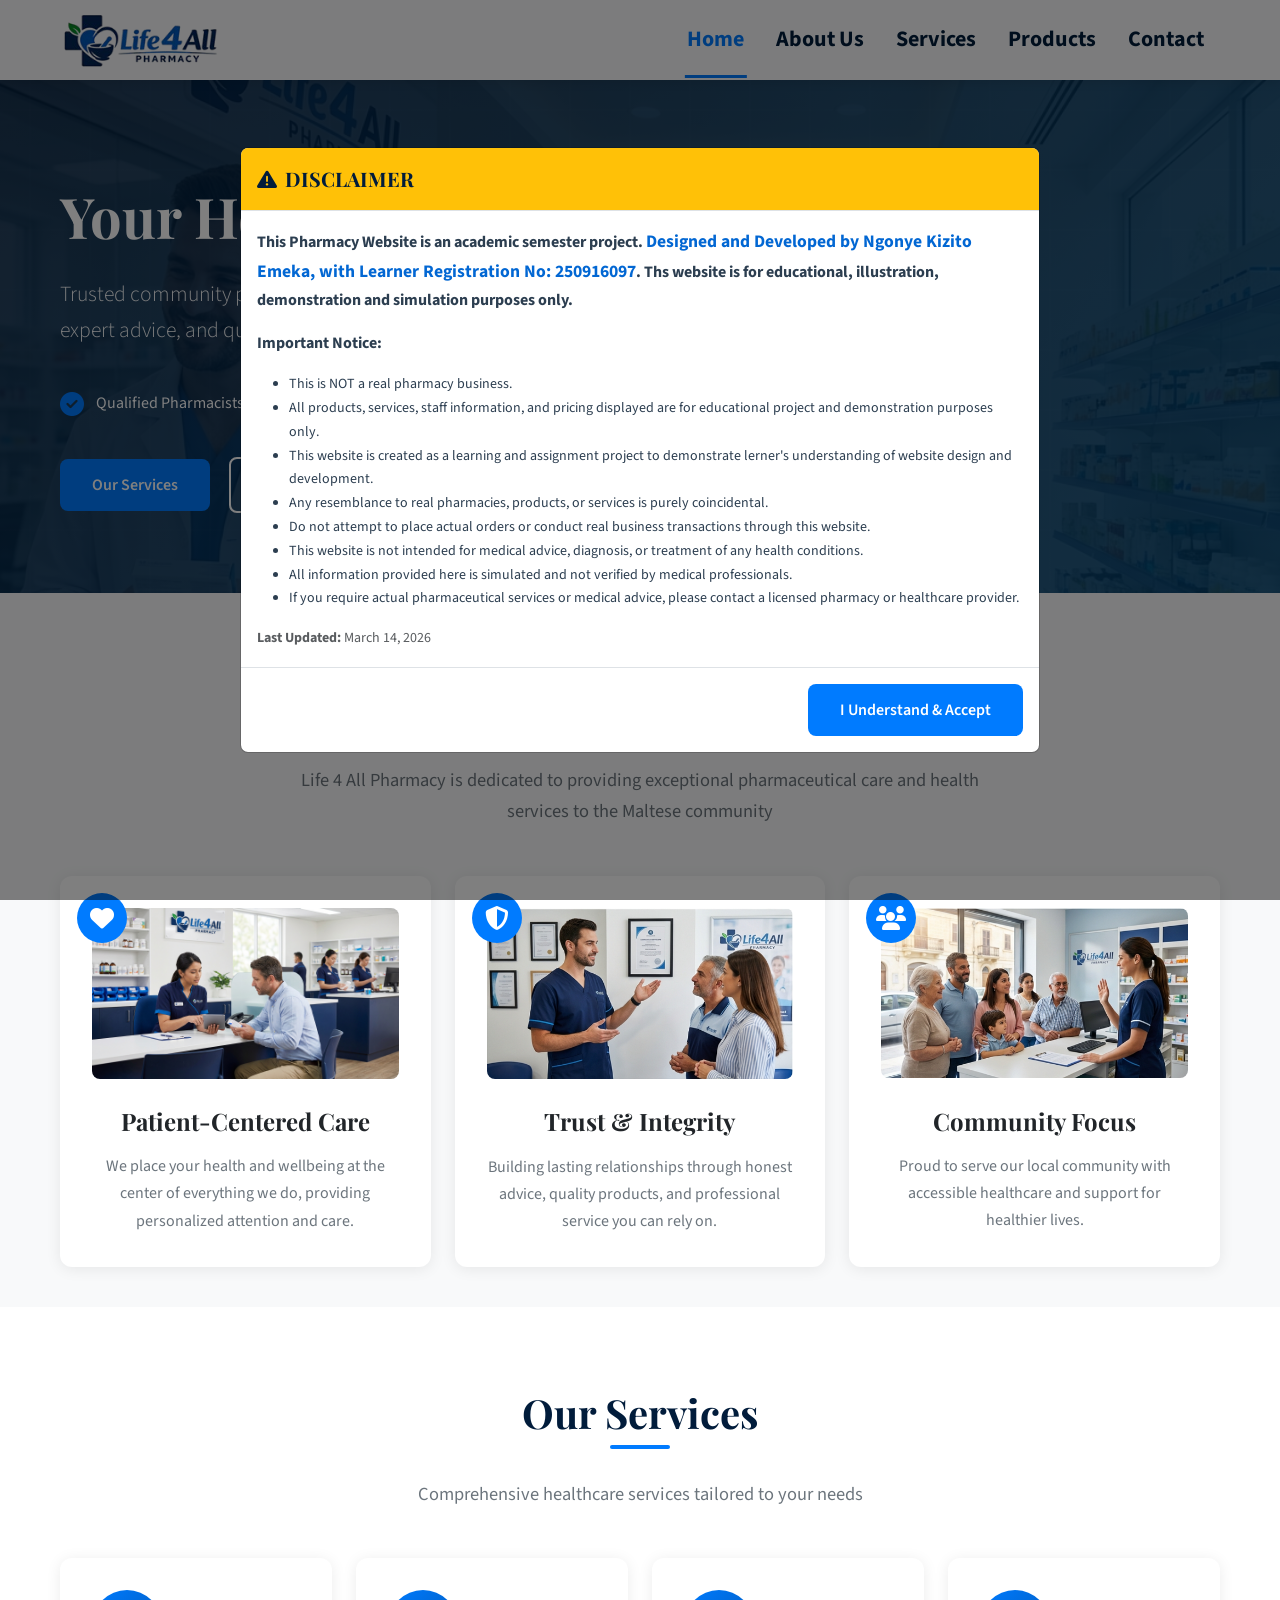
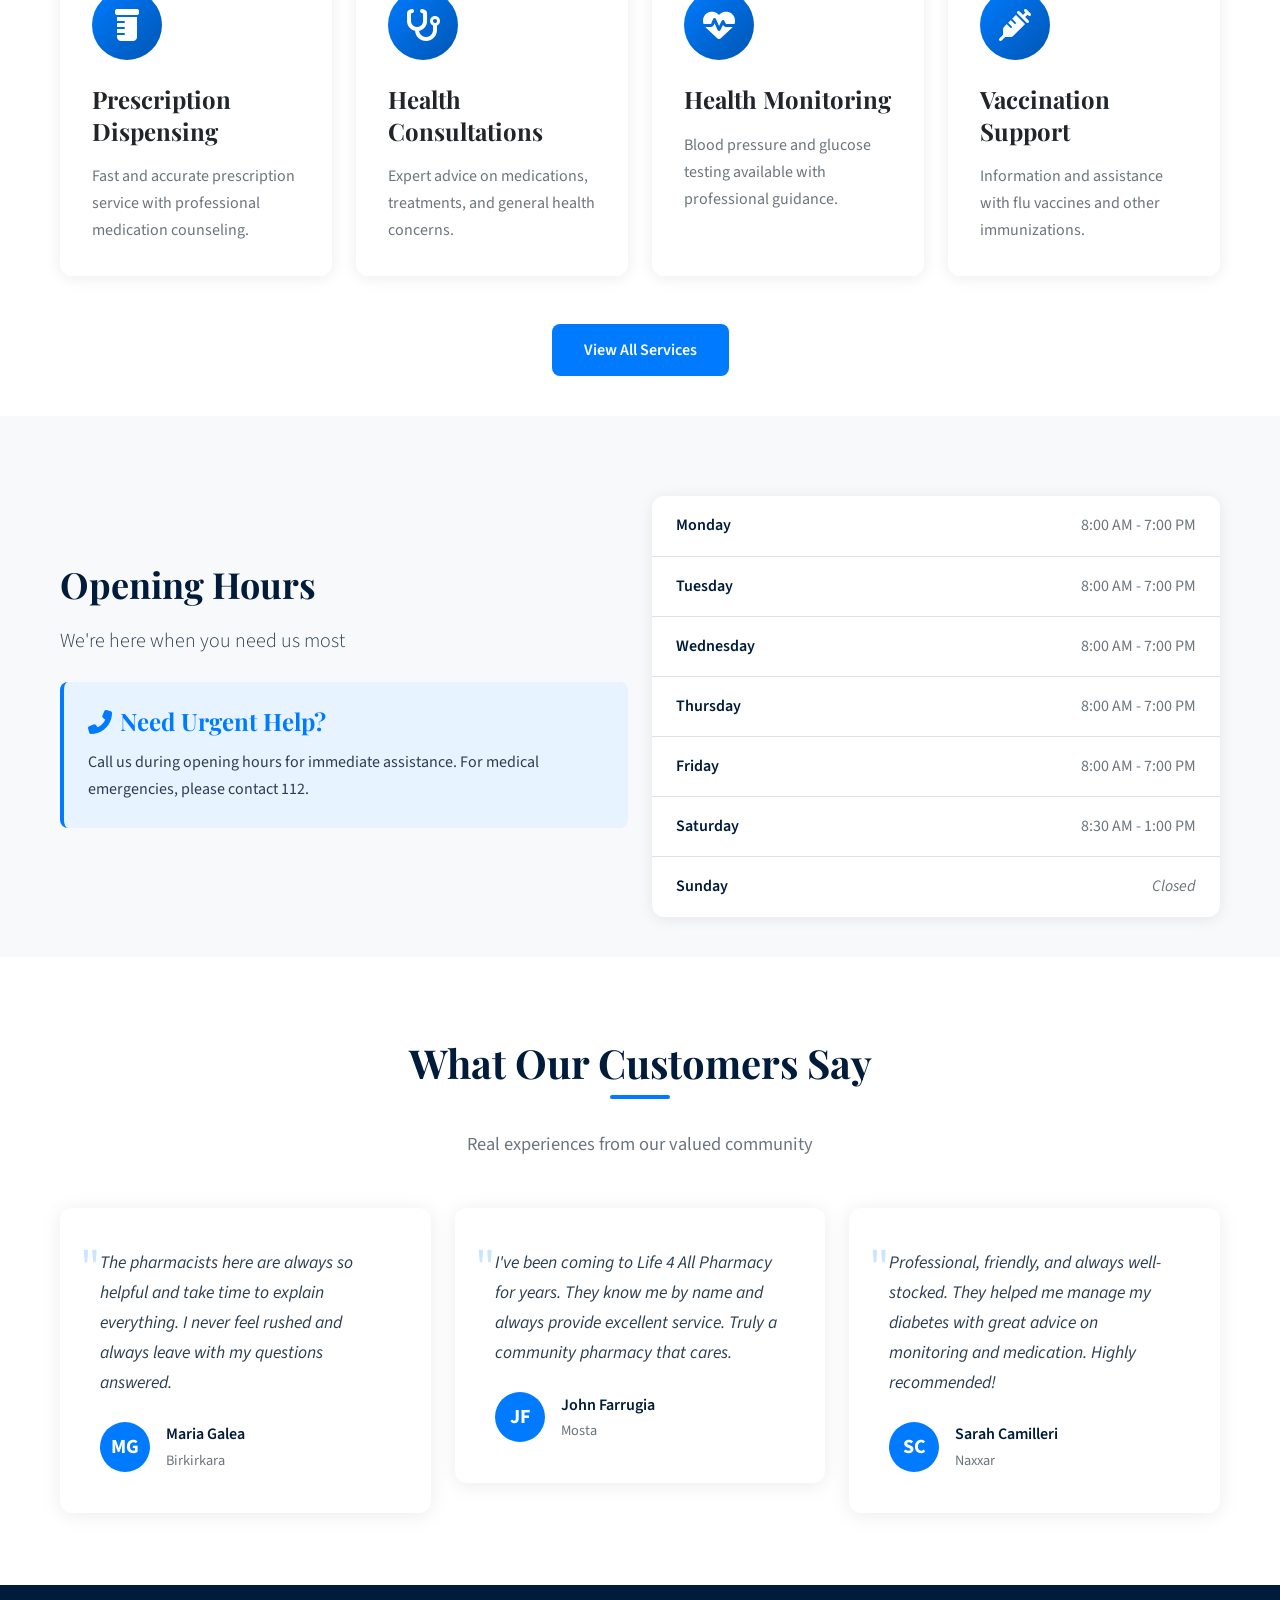
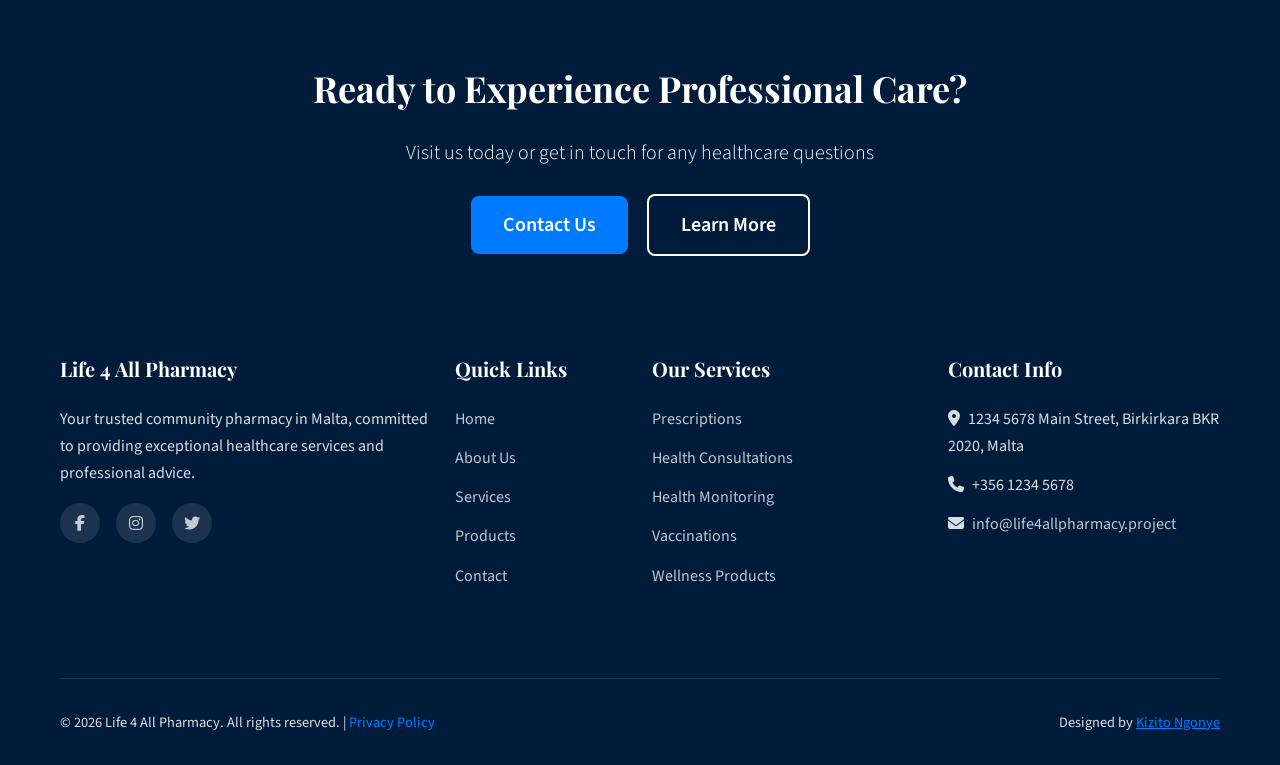
<file: index.html>
<!DOCTYPE html>
<html lang="en">
<head>
    <!--
    ASSIGNMENT ON WEB AND MOBILE APPLICATIONS

    TASK 2: Academic Semester  Project

    PROJECT: Website Design and Development for Life 4 All Pharmacy

    Designed and Developed by Ngonye Kizito Emeka (Learner Registration No: 250916097)

    Disclaimer: This website is an academic semester project created for educational, illustration, demonstration, and simulation purposes only. It is not a real pharmacy business and should not be used for actual medical advice, diagnosis, or treatment. All products, services, staff information, and pricing displayed are for educational project and demonstration purposes only. Any resemblance to real pharmacies, products, or services is purely coincidental. Do not attempt to place actual orders or conduct real business transactions through this website. For real pharmaceutical services or medical advice, please contact a licensed pharmacy or healthcare provider.
    -->
    <meta charset="UTF-8">
    <meta name="viewport" content="width=device-width, initial-scale=1.0">
    <meta name="description" content="Life 4 All Pharmacy - Your trusted community pharmacy in Malta. Professional healthcare services, prescription dispensing, health consultations, and wellness products.">
    <meta name="keywords" content="pharmacy, Malta, healthcare, prescriptions, medical, wellness, health advice">
    <title>Life 4 All Pharmacy - Your Trusted Community Pharmacy in Malta - Academic Project</title>
    
    <!-- Favicon -->
    <link rel="icon" type="image/x-icon" href="assets/favicon.ico">
    <link rel="apple-touch-icon" href="assets/favicon-apple.png">
    
    <!-- Google Fonts -->
    <link rel="preconnect" href="https://fonts.googleapis.com">
    <link rel="preconnect" href="https://fonts.gstatic.com" crossorigin>
    <link href="https://fonts.googleapis.com/css2?family=Playfair+Display:wght@700&family=Source+Sans+Pro:wght@400;600;700&display=swap" rel="stylesheet">
    
    <!-- Bootstrap CSS -->
    <link href="https://cdn.jsdelivr.net/npm/bootstrap@5.3.0/dist/css/bootstrap.min.css" rel="stylesheet">
    
    <!-- Font Awesome -->
    <link rel="stylesheet" href="https://cdnjs.cloudflare.com/ajax/libs/font-awesome/6.4.0/css/all.min.css">
    
    <!-- Custom CSS -->
    <link rel="stylesheet" href="assets/css/style.css">
</head>
<body>

    <!-- Disclaimer Modal -->
    <div class="modal fade" id="disclaimerModal" tabindex="-1" aria-labelledby="disclaimerLabel" aria-hidden="true" data-bs-backdrop="static" data-bs-keyboard="false">
        <div class="modal-dialog modal-dialog-centered modal-lg">
            <div class="modal-content">
                <div class="modal-header bg-warning">
                    <h5 class="modal-title" id="disclaimerLabel">
                        <i class="fas fa-exclamation-triangle me-2"></i>DISCLAIMER
                    </h5>
                </div>
                <div class="modal-body">
                    <p class="fw-bold mb-3">This Pharmacy Website is an academic semester project. <span style="font-size: 1.1rem; color: #0267d3; background-color:; padding:; border-radius:; display:; font-weight: 00; ;">Designed and Developed by Ngonye Kizito Emeka, with Learner Registration No: 250916097</span>. Ths website is  for educational, illustration, demonstration and simulation purposes only.</p>
                    
                    <p><strong>Important Notice:</strong></p>
                    <ul class="small">
                        <li>This is NOT a real pharmacy business.</li>
                        <li>All products, services, staff information, and pricing displayed are for educational project and demonstration purposes only.</li>
                        <li>This website is created as a learning and assignment project to demonstrate lerner's understanding of website design and development.</li>
                        <li>Any resemblance to real pharmacies, products, or services is purely coincidental.</li>
                        <li>Do not attempt to place actual orders or conduct real business transactions through this website.</li>
                        <li>This website is not intended for medical advice, diagnosis, or treatment of any health conditions.</li>
                        <li>All information provided here is simulated and not verified by medical professionals.</li>
                        <li>If you require actual pharmaceutical services or medical advice, please contact a licensed pharmacy or healthcare provider.</li>
                    </ul>
                    
                    <p class="mt-3 mb-0 text-muted small"><strong>Last Updated:</strong> March 14, 2026</p>
                </div>
                <div class="modal-footer">
                    <button type="button" class="btn btn-primary" data-bs-dismiss="modal">I Understand & Accept</button>
                </div>
            </div>
        </div>
    </div>

    <!-- Navigation -->
    <nav class="navbar navbar-expand-lg navbar-dark">
        <div class="container">
           <a class="navbar-brand" href="index.html">
                <img src="assets/logo.png" alt="Life 4 All Pharmacy Logo" width="164" height="60" class="d-inline-block align-text-top me-2">
            </a>
            <button class="navbar-toggler" type="button" data-bs-toggle="collapse" data-bs-target="#navbarNav">
                <span class="navbar-toggler-icon"></span>
            </button>
            <div class="collapse navbar-collapse" id="navbarNav">
                <ul class="navbar-nav ms-auto">
                    <li class="nav-item">
                        <a class="nav-link active" href="index.html">Home</a>
                    </li>
                    <li class="nav-item">
                        <a class="nav-link" href="about.html">About Us</a>
                    </li>
                    <li class="nav-item">
                        <a class="nav-link" href="services.html">Services</a>
                    </li>
                    <li class="nav-item">
                        <a class="nav-link" href="products.html">Products</a>
                    </li>
                    <li class="nav-item">
                        <a class="nav-link" href="contact.html">Contact</a>
                    </li>
                </ul>
            </div>
        </div>
    </nav>

    <!-- Hero Section -->
    <section class="hero">
        <div class="container">
            <div class="row align-items-center">
                <div class="col-lg-8">
                    <h1>Your Health, Our Priority</h1>
                    <p class="lead">Trusted community pharmacy serving Malta with professional healthcare services, expert advice, and quality products for over 15 years.</p>
                    
                    <div class="hero-features">
                        <div class="hero-feature">
                            <i class="fas fa-check-circle"></i>
                            <span>Qualified Pharmacists</span>
                        </div>
                        <div class="hero-feature">
                            <i class="fas fa-check-circle"></i>
                            <span>Professional Service</span>
                        </div>
                        <div class="hero-feature">
                            <i class="fas fa-check-circle"></i>
                            <span>Competitive Prices</span>
                        </div>
                    </div>
                    
                    <div class="mt-4">
                        <a href="services.html" class="btn btn-primary me-3">Our Services</a>
                        <a href="contact.html" class="btn btn-outline-light">Contact Us</a>
                    </div>
                </div>
            </div>
        </div>
    </section>

    <!-- Mission & Values Section -->
    <section class="section bg-light">
        <div class="container">
            <div class="section-title">
                <h2>Our Mission & Values</h2>
                <p>Life 4 All Pharmacy is dedicated to providing exceptional pharmaceutical care and health services to the Maltese community</p>
            </div>
            
            <div class="row g-4">
                <div class="col-md-4">
                    <div class="card">
                        <div class="card-body">

                            <div style="position: relative; display: inline-block; width: 100%;">
                                <div class="card-icon" style="position: absolute; top: -15px; left: -15px; z-index: 10; background: var(--secondary-blue); border-radius: 50%; width: 50px; height: 50px; display: flex; align-items: center; justify-content: center; color: white; font-size: 1.5rem;">
                                    <i class="fas fa-heart"></i>
                                </div>
                                <img src="assets/about-us.jpg" alt="Excellence Icon" style="width: 100%; height: auto; border-radius: 8px; object-fit: cover;">
                            </div>
                            <br><br>
                            <h4 class="card-title">Patient-Centered Care</h4>
                            <p class="card-text">We place your health and wellbeing at the center of everything we do, providing personalized attention and care.</p>
                        </div>
                    </div>
                </div>
                
                <div class="col-md-4">
                    <div class="card">
                        <div class="card-body">

                            <div style="position: relative; display: inline-block; width: 100%;">
                                <div class="card-icon" style="position: absolute; top: -15px; left: -15px; z-index: 10; background: var(--secondary-blue); border-radius: 50%; width: 50px; height: 50px; display: flex; align-items: center; justify-content: center; color: white; font-size: 1.5rem;">
                                    <i class="fas fa-shield-alt"></i>
                                </div>
                                <img src="assets/inte.jpg" alt="Integrity Icon" style="width: 100%; height: auto; border-radius: 8px; object-fit: cover;">
                            </div>
                            <br><br>
                            <h4 class="card-title">Trust & Integrity</h4>
                            <p class="card-text">Building lasting relationships through honest advice, quality products, and professional service you can rely on.</p>
                        </div>
                    </div>
                </div>
                
                <div class="col-md-4">
                    <div class="card">
                        <div class="card-body">

                             <div style="position: relative; display: inline-block; width: 100%;">
                                <div class="card-icon" style="position: absolute; top: -15px; left: -15px; z-index: 10; background: var(--secondary-blue); border-radius: 50%; width: 50px; height: 50px; display: flex; align-items: center; justify-content: center; color: white; font-size: 1.5rem;">
                                    <i class="fas fa-users"></i>
                                </div>
                                <img src="assets/commu.jpg" alt="Community Focus Icon" style="width: 100%; height: auto; border-radius: 8px; object-fit: cover;">
                            </div>
                            <br><br>
                            
                            <h4 class="card-title">Community Focus</h4>
                            <p class="card-text">Proud to serve our local community with accessible healthcare and support for healthier lives.</p>
                        </div>
                    </div>
                </div>
            </div>
        </div>
    </section>

    <!-- Key Services Overview -->
    <section class="section">
        <div class="container">
            <div class="section-title">
                <h2>Our Services</h2>
                <p>Comprehensive healthcare services tailored to your needs</p>
            </div>
            
            <div class="row g-4">
                <div class="col-lg-3 col-md-6">
                    <div class="card service-card">
                        <div class="card-body">
                            <div class="card-icon">
                                <i class="fas fa-prescription-bottle"></i>
                            </div>
                            <h4 class="card-title">Prescription Dispensing</h4>
                            <p class="card-text">Fast and accurate prescription service with professional medication counseling.</p>
                        </div>
                    </div>
                </div>
                
                <div class="col-lg-3 col-md-6">
                    <div class="card service-card">
                        <div class="card-body">
                            <div class="card-icon">
                                <i class="fas fa-stethoscope"></i>
                            </div>
                            <h4 class="card-title">Health Consultations</h4>
                            <p class="card-text">Expert advice on medications, treatments, and general health concerns.</p>
                        </div>
                    </div>
                </div>
                
                <div class="col-lg-3 col-md-6">
                    <div class="card service-card">
                        <div class="card-body">
                            <div class="card-icon">
                                <i class="fas fa-heartbeat"></i>
                            </div>
                            <h4 class="card-title">Health Monitoring</h4>
                            <p class="card-text">Blood pressure and glucose testing available with professional guidance.</p>
                        </div>
                    </div>
                </div>
                
                <div class="col-lg-3 col-md-6">
                    <div class="card service-card">
                        <div class="card-body">
                            <div class="card-icon">
                                <i class="fas fa-syringe"></i>
                            </div>
                            <h4 class="card-title">Vaccination Support</h4>
                            <p class="card-text">Information and assistance with flu vaccines and other immunizations.</p>
                        </div>
                    </div>
                </div>
            </div>
            
            <div class="text-center mt-5">
                <a href="services.html" class="btn btn-primary">View All Services</a>
            </div>
        </div>
    </section>

    <!-- Opening Hours -->
    <section class="section bg-light">
        <div class="container">
            <div class="row align-items-center">
                <div class="col-lg-6 mb-4 mb-lg-0">
                    <h2>Opening Hours</h2>
                    <p class="lead">We're here when you need us most</p>
                    
                    <div class="info-box mt-4">
                        <h4><i class="fas fa-phone-alt me-2"></i>Need Urgent Help?</h4>
                        <p>Call us during opening hours for immediate assistance. For medical emergencies, please contact 112.</p>
                    </div>
                </div>
                
                <div class="col-lg-6">
                    <div class="hours-table">
                        <table>
                            <tbody>
                                <tr>
                                    <td>Monday</td>
                                    <td>8:00 AM - 7:00 PM</td>
                                </tr>
                                <tr>
                                    <td>Tuesday</td>
                                    <td>8:00 AM - 7:00 PM</td>
                                </tr>
                                <tr>
                                    <td>Wednesday</td>
                                    <td>8:00 AM - 7:00 PM</td>
                                </tr>
                                <tr>
                                    <td>Thursday</td>
                                    <td>8:00 AM - 7:00 PM</td>
                                </tr>
                                <tr>
                                    <td>Friday</td>
                                    <td>8:00 AM - 7:00 PM</td>
                                </tr>
                                <tr>
                                    <td>Saturday</td>
                                    <td>8:30 AM - 1:00 PM</td>
                                </tr>
                                <tr>
                                    <td>Sunday</td>
                                    <td class="closed">Closed</td>
                                </tr>
                            </tbody>
                        </table>
                    </div>
                </div>
            </div>
        </div>
    </section>

    <!-- Testimonials -->
    <section class="section">
        <div class="container">
            <div class="section-title">
                <h2>What Our Customers Say</h2>
                <p>Real experiences from our valued community</p>
            </div>
            
            <div class="row g-4">
                <div class="col-lg-4">
                    <div class="testimonial">
                        <div class="testimonial-quote">"</div>
                        <p class="testimonial-text">The pharmacists here are always so helpful and take time to explain everything. I never feel rushed and always leave with my questions answered.</p>
                        <div class="testimonial-author">
                            <div class="testimonial-avatar">MG</div>
                            <div>
                                <div class="testimonial-name">Maria Galea</div>
                                <div class="testimonial-location">Birkirkara</div>
                            </div>
                        </div>
                    </div>
                </div>
                
                <div class="col-lg-4">
                    <div class="testimonial">
                        <div class="testimonial-quote">"</div>
                        <p class="testimonial-text">I've been coming to Life 4 All Pharmacy for years. They know me by name and always provide excellent service. Truly a community pharmacy that cares.</p>
                        <div class="testimonial-author">
                            <div class="testimonial-avatar">JF</div>
                            <div>
                                <div class="testimonial-name">John Farrugia</div>
                                <div class="testimonial-location">Mosta</div>
                            </div>
                        </div>
                    </div>
                </div>
                
                <div class="col-lg-4">
                    <div class="testimonial">
                        <div class="testimonial-quote">"</div>
                        <p class="testimonial-text">Professional, friendly, and always well-stocked. They helped me manage my diabetes with great advice on monitoring and medication. Highly recommended!</p>
                        <div class="testimonial-author">
                            <div class="testimonial-avatar">SC</div>
                            <div>
                                <div class="testimonial-name">Sarah Camilleri</div>
                                <div class="testimonial-location">Naxxar</div>
                            </div>
                        </div>
                    </div>
                </div>
            </div>
        </div>
    </section>

    <!-- Call to Action -->
    <section class="section bg-primary-navy text-white">
        <div class="container text-center">
            <h2 class="text-white mb-4">Ready to Experience Professional Care?</h2>
            <p class="lead mb-4">Visit us today or get in touch for any healthcare questions</p>
            <a href="contact.html" class="btn btn-primary btn-lg me-3">Contact Us</a>
            <a href="about.html" class="btn btn-outline-light btn-lg">Learn More</a>
        </div>
    </section>

    <!-- Footer -->
    <footer class="footer">
        <div class="container">
            <div class="row">
                <div class="col-lg-4 mb-4">
                    <h5>Life 4 All Pharmacy</h5>
                    <p>Your trusted community pharmacy in Malta, committed to providing exceptional healthcare services and professional advice.</p>
                    <div class="social-links">
                        <a href="#" class="social-link"><i class="fab fa-facebook-f"></i></a>
                        <a href="#" class="social-link"><i class="fab fa-instagram"></i></a>
                        <a href="#" class="social-link"><i class="fab fa-twitter"></i></a>
                    </div>
                </div>
                
                <div class="col-lg-2 col-md-6 mb-4">
                    <h5>Quick Links</h5>
                    <ul>
                        <li><a href="index.html">Home</a></li>
                        <li><a href="about.html">About Us</a></li>
                        <li><a href="services.html">Services</a></li>
                        <li><a href="products.html">Products</a></li>
                        <li><a href="contact.html">Contact</a></li>
                    </ul>
                </div>
                
                <div class="col-lg-3 col-md-6 mb-4">
                    <h5>Our Services</h5>
                    <ul>
                        <li><a href="services.html">Prescriptions</a></li>
                        <li><a href="services.html">Health Consultations</a></li>
                        <li><a href="services.html">Health Monitoring</a></li>
                        <li><a href="services.html">Vaccinations</a></li>
                        <li><a href="services.html">Wellness Products</a></li>
                    </ul>
                </div>
                
                <div class="col-lg-3 col-md-6 mb-4">
                    <h5>Contact Info</h5>
                    <ul>
                        <li><i class="fas fa-map-marker-alt me-2"></i>1234 5678 Main Street, Birkirkara BKR 2020, Malta</li>
                        <li><i class="fas fa-phone me-2"></i>+356 1234 5678</li>
                        <li><i class="fas fa-envelope me-2"></i><a href="mailto:info@life4allpharmacy.com">info@life4allpharmacy.project</a></li>
                    </ul>
                </div>
            </div>
            
            <div class="footer-bottom">
                <p>&copy; 2026 Life 4 All Pharmacy. All rights reserved. | <a href="#">Privacy Policy</a></p>
                <p style="">Designed by <a href="https://kiziton.com" target="_blank" style="color: #007bff; text-decoration: underline;">Kizito Ngonye</a></p>
            </div>
        </div>
    </footer>

    <!-- Back to Top Button -->
    <button id="backToTop" title="Go to top">
        <i class="fas fa-chevron-up"></i>
    </button>

    <!-- Bootstrap JS -->
    <script src="https://cdn.jsdelivr.net/npm/bootstrap@5.3.0/dist/js/bootstrap.bundle.min.js"></script>
    <script>
        // Show Disclaimer Modal on Page Load
        window.addEventListener('load', () => {
            const disclaimerModal = new bootstrap.Modal(document.getElementById('disclaimerModal'));
            disclaimerModal.show();
        });

        // Back to Top Button Functionality
        const backToTopBtn = document.getElementById('backToTop');
        
        window.addEventListener('scroll', () => {
            if (window.pageYOffset > 300) {
                backToTopBtn.classList.add('show');
            } else {
                backToTopBtn.classList.remove('show');
            }
        });
        
        backToTopBtn.addEventListener('click', () => {
            window.scrollTo({
                top: 0,
                behavior: 'smooth'
            });
        });
    </script>
</body>
</html>
</file>
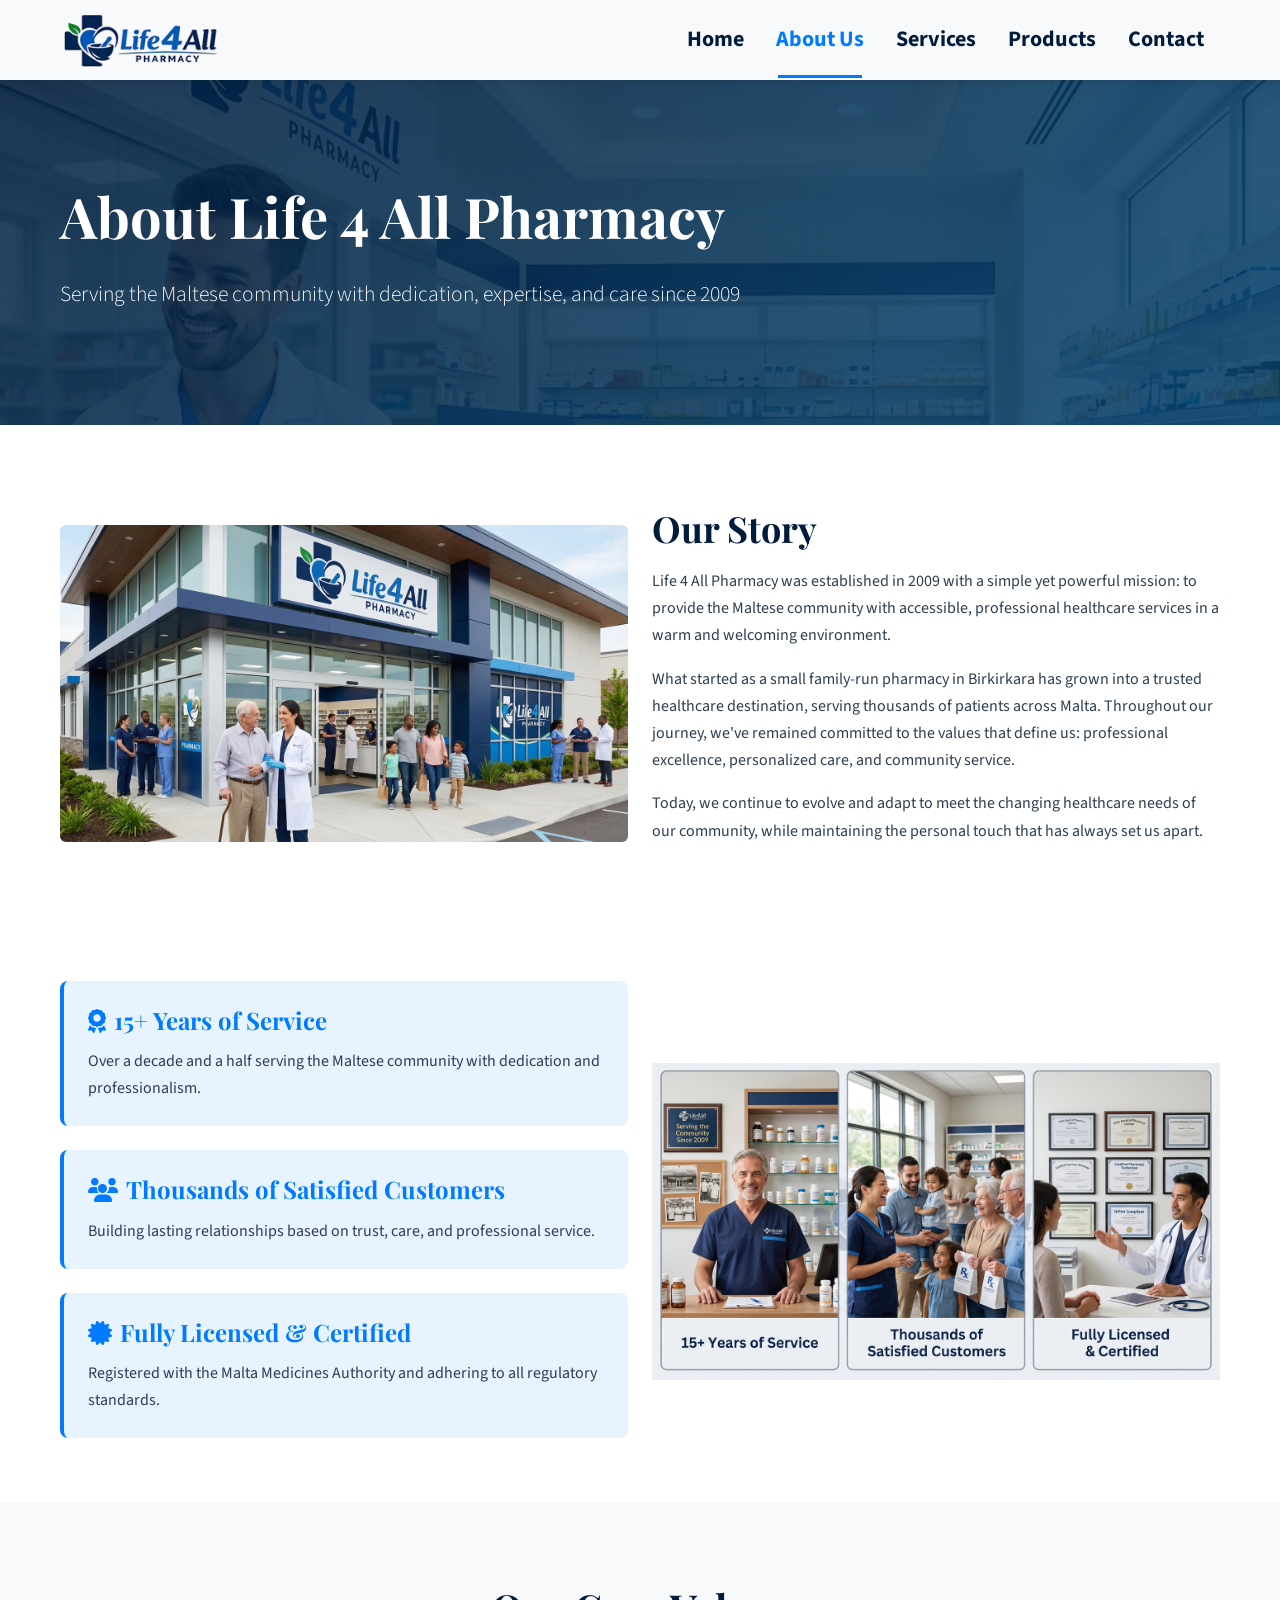
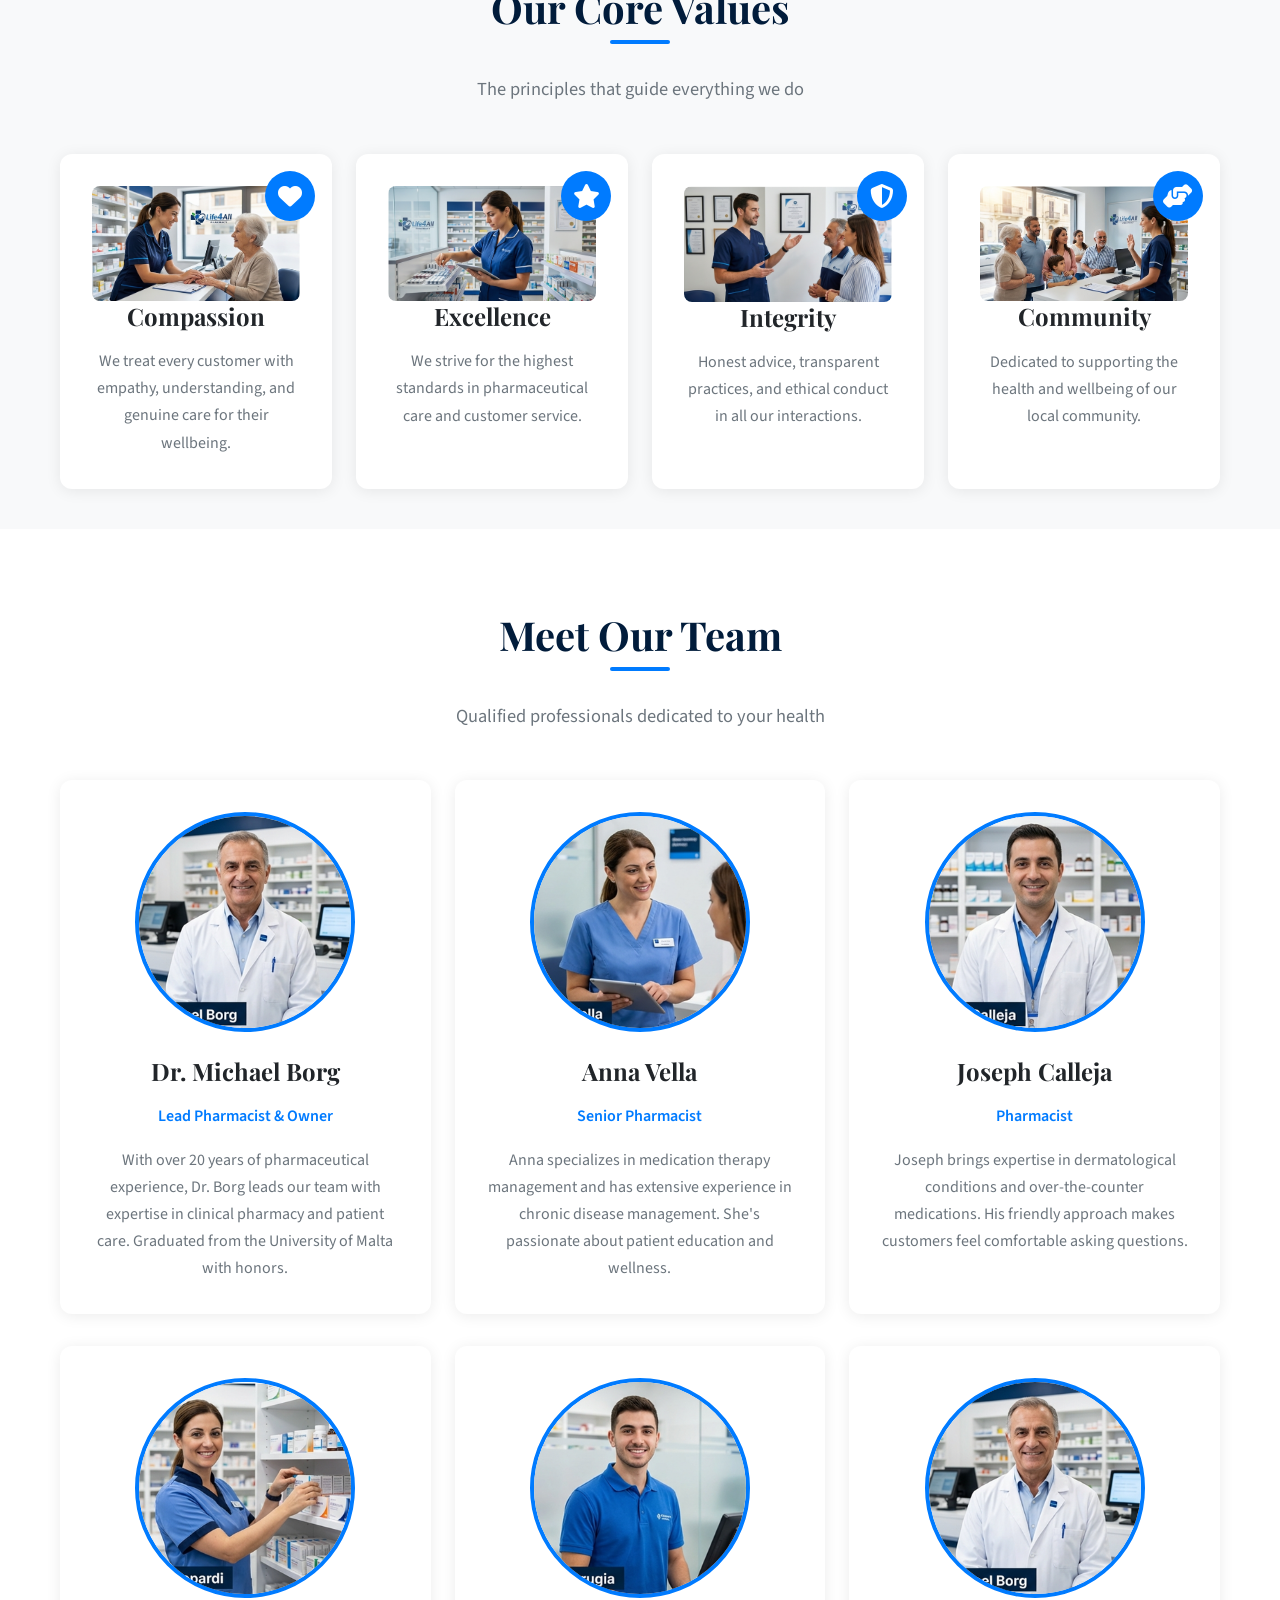
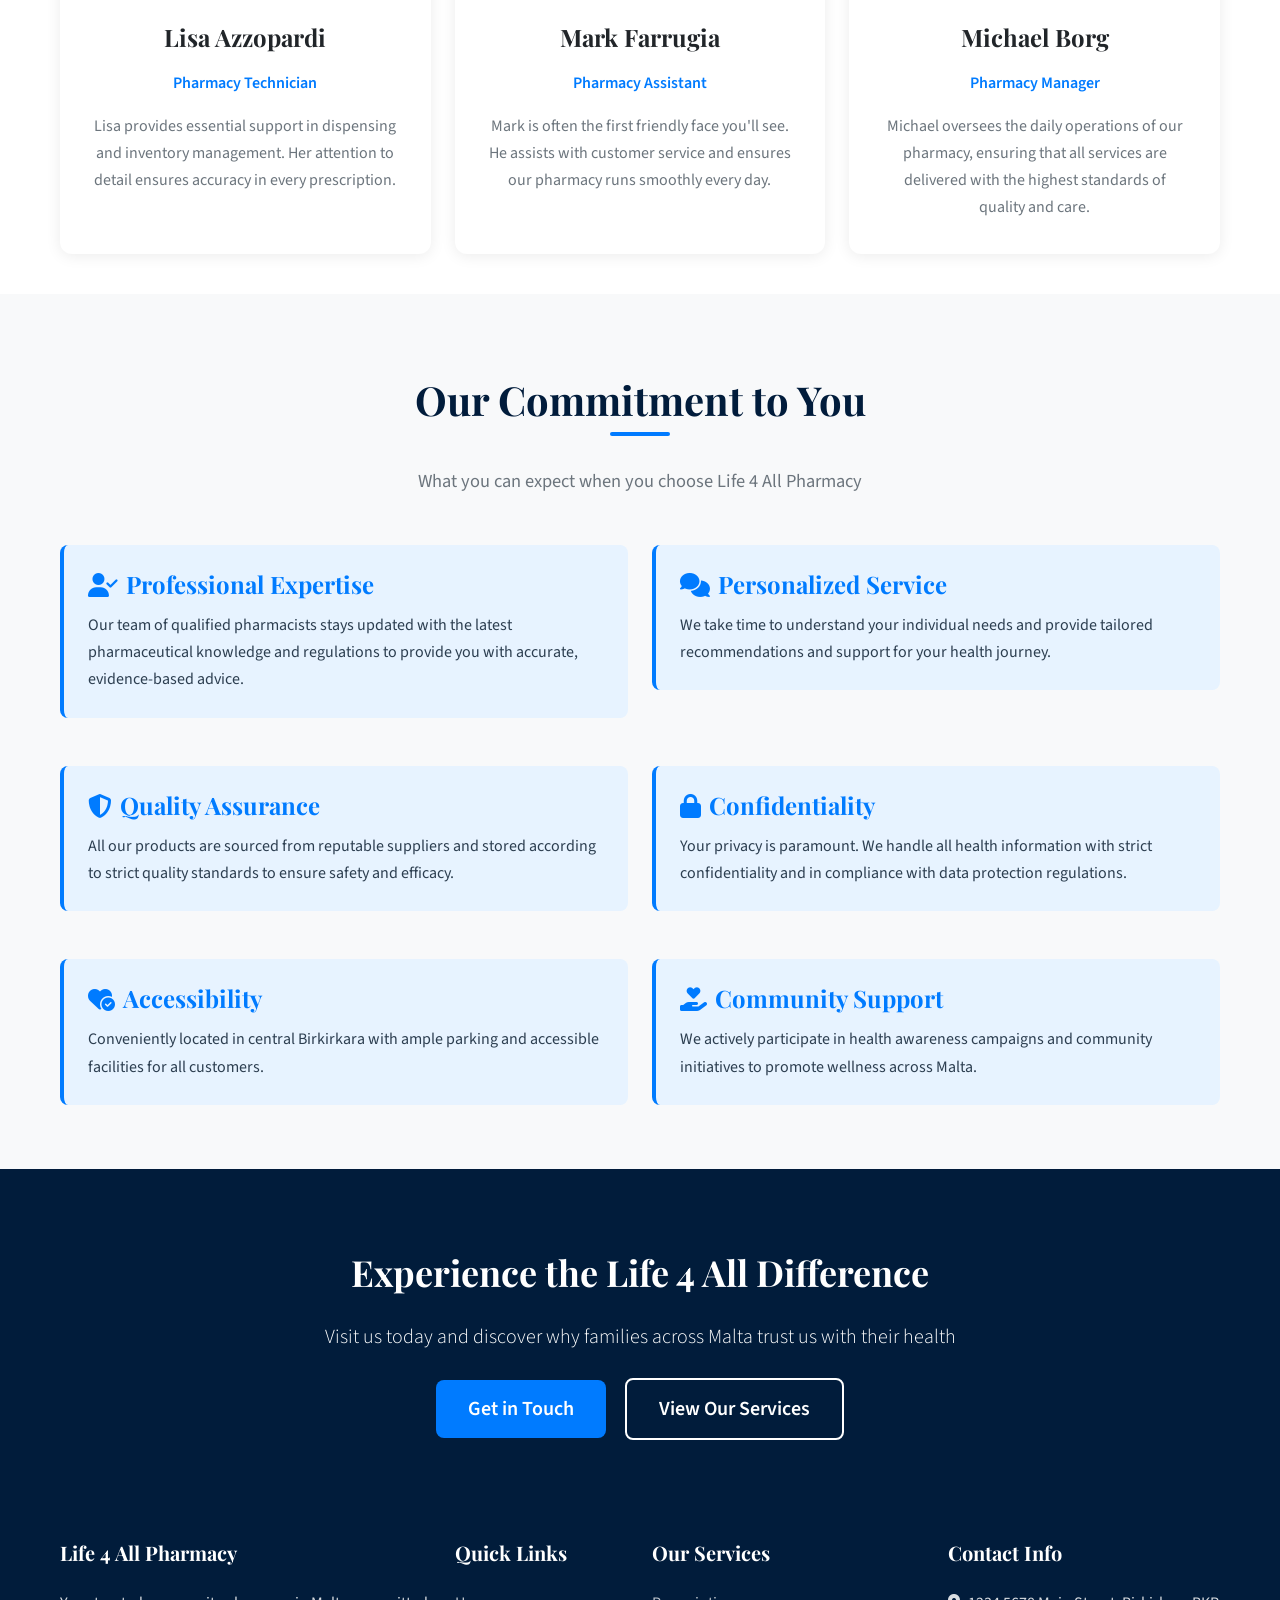
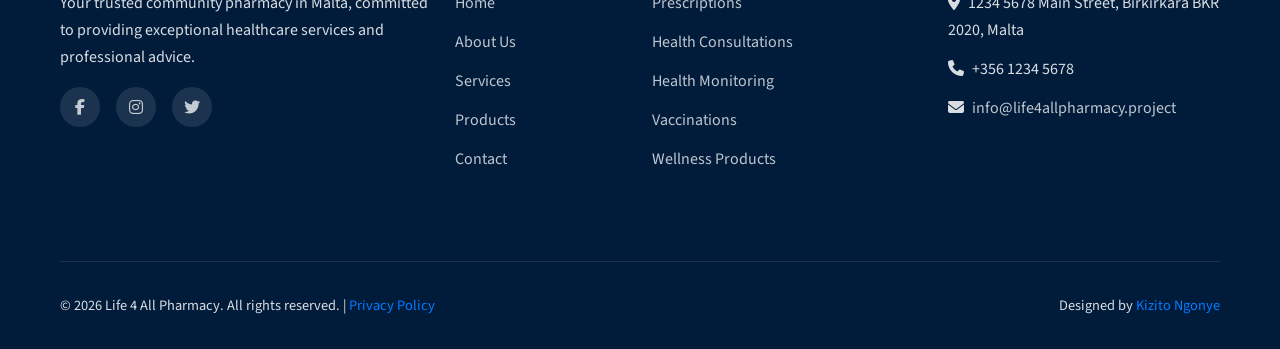
<file: about.html>
<!DOCTYPE html>
<html lang="en">
<head>
    <meta charset="UTF-8">
    <meta name="viewport" content="width=device-width, initial-scale=1.0">
    <meta name="description" content="Learn about Life 4 All Pharmacy - Malta's trusted community pharmacy with over 15 years of professional healthcare service.">
    <title>About Us - Life 4 All Pharmacy Malta</title>
    
    <!-- Favicon -->
    <link rel="icon" type="image/x-icon" href="assets/favicon.ico">
    <link rel="apple-touch-icon" href="assets/favicon-apple.png">
    
    <!-- Google Fonts -->
    <link rel="preconnect" href="https://fonts.googleapis.com">
    <link rel="preconnect" href="https://fonts.gstatic.com" crossorigin>
    <link href="https://fonts.googleapis.com/css2?family=Playfair+Display:wght@700&family=Source+Sans+Pro:wght@400;600;700&display=swap" rel="stylesheet">
    
    <!-- Bootstrap CSS -->
    <link href="https://cdn.jsdelivr.net/npm/bootstrap@5.3.0/dist/css/bootstrap.min.css" rel="stylesheet">
    
    <!-- Font Awesome -->
    <link rel="stylesheet" href="https://cdnjs.cloudflare.com/ajax/libs/font-awesome/6.4.0/css/all.min.css">
    
    <!-- Custom CSS -->
    <link rel="stylesheet" href="assets/css/style.css">
</head>
<body>

    <!-- Navigation -->
    <nav class="navbar navbar-expand-lg navbar-dark">
        <div class="container">
           <a class="navbar-brand" href="index.html">
                <img src="assets/logo.png" alt="Life 4 All Pharmacy Logo" width="164" height="60" class="d-inline-block align-text-top me-2">
            </a>
            <button class="navbar-toggler" type="button" data-bs-toggle="collapse" data-bs-target="#navbarNav">
                <span class="navbar-toggler-icon"></span>
            </button>
            <div class="collapse navbar-collapse" id="navbarNav">
                <ul class="navbar-nav ms-auto">
                    <li class="nav-item">
                        <a class="nav-link" href="index.html">Home</a>
                    </li>
                    <li class="nav-item">
                        <a class="nav-link active" href="about.html">About Us</a>
                    </li>
                    <li class="nav-item">
                        <a class="nav-link" href="services.html">Services</a>
                    </li>
                    <li class="nav-item">
                        <a class="nav-link" href="products.html">Products</a>
                    </li>
                    <li class="nav-item">
                        <a class="nav-link" href="contact.html">Contact</a>
                    </li>
                </ul>
            </div>
        </div>
    </nav>

    <!-- Page Header -->
    <section class="hero">
        <div class="container">
            <div class="row">
                <div class="col-lg-8">
                    <h1>About Life 4 All Pharmacy</h1>
                    <p class="lead">Serving the Maltese community with dedication, expertise, and care since 2009</p>
                </div>
            </div>
        </div>
    </section>

    <!-- Our Story -->
    <section class="section">
        <div class="container">
            <div class="row align-items-center">

                <div class="col-lg-6">
                    <img src="assets/about.jpg" alt="About Life 4 All Pharmacy" class="img-fluid rounded mb-4 mb-lg-0">

                    <!--
                    <div class="info-box">
                        <h4><i class="fas fa-award me-2"></i>15+ Years of Service</h4>
                        <p>Over a decade and a half serving the Maltese community with dedication and professionalism.</p>
                    </div>
                    
                    <div class="info-box">
                        <h4><i class="fas fa-users me-2"></i>Thousands of Satisfied Customers</h4>
                        <p>Building lasting relationships based on trust, care, and professional service.</p>
                    </div>
                    
                    <div class="info-box">
                        <h4><i class="fas fa-certificate me-2"></i>Fully Licensed & Certified</h4>
                        <p>Registered with the Malta Medicines Authority and adhering to all regulatory standards.</p>
                    </div>
                -->
                </div>

                <div class="col-lg-6 mb-4 mb-lg-0">
                    <h2>Our Story</h2>
                    <p>Life 4 All Pharmacy was established in 2009 with a simple yet powerful mission: to provide the Maltese community with accessible, professional healthcare services in a warm and welcoming environment.</p>
                    
                    <p>What started as a small family-run pharmacy in Birkirkara has grown into a trusted healthcare destination, serving thousands of patients across Malta. Throughout our journey, we've remained committed to the values that define us: professional excellence, personalized care, and community service.</p>
                    
                    <p>Today, we continue to evolve and adapt to meet the changing healthcare needs of our community, while maintaining the personal touch that has always set us apart.</p>
                </div>
                
                
            </div>
        </div>
    </section>

       <section class="section">
        <div class="container">
            <div class="row align-items-stretch">
                               
                <div class="col-lg-6 mb-4 mb-lg-0">
                    <div class="info-box">
                        <h4><i class="fas fa-award me-2"></i>15+ Years of Service</h4>
                        <p>Over a decade and a half serving the Maltese community with dedication and professionalism.</p>
                    </div>
                    
                    <div class="info-box">
                        <h4><i class="fas fa-users me-2"></i>Thousands of Satisfied Customers</h4>
                        <p>Building lasting relationships based on trust, care, and professional service.</p>
                    </div>
                    
                    <div class="info-box">
                        <h4><i class="fas fa-certificate me-2"></i>Fully Licensed & Certified</h4>
                        <p>Registered with the Malta Medicines Authority and adhering to all regulatory standards.</p>
                    </div>
                </div>

                 <div class="col-lg-6">
                    <img src="assets/about2.jpg" alt="About Life 4 All Pharmacy" 
                        class="img-fluid h-100 rounded" style="object-fit: contain; display: block; width: 100%;">
                    <!--
                    <h2>Our Story</h2>
                    <p>Life 4 All Pharmacy was established in 2009 with a simple yet powerful mission: to provide the Maltese community with accessible, professional healthcare services in a warm and welcoming environment.</p>
                    
                    <p>What started as a small family-run pharmacy in Birkirkara has grown into a trusted healthcare destination, serving thousands of patients across Malta. Throughout our journey, we've remained committed to the values that define us: professional excellence, personalized care, and community service.</p>
                    
                    <p>Today, we continue to evolve and adapt to meet the changing healthcare needs of our community, while maintaining the personal touch that has always set us apart.</p>
                 -->
                </div>
            </div>
        </div>
    </section>

    <!-- Our Values -->
    <section class="section bg-light">
        <div class="container">
            <div class="section-title">
                <h2>Our Core Values</h2>
                <p>The principles that guide everything we do</p>
            </div>
            
            <div class="row g-4">
                <div class="col-md-6 col-lg-3">
                    <div class="card">
                        <div class="card-body">
                            <div style="position: relative; display: inline-block; width: 100%;">
                                <div class="card-icon" style="position: absolute; top: -15px; right: -15px; z-index: 10; background: var(--secondary-blue); border-radius: 50%; width: 50px; height: 50px; display: flex; align-items: center; justify-content: center; color: white; font-size: 1.5rem;">
                                    <i class="fas fa-heart"></i>
                                </div>
                                <img src="assets/comp.jpg" alt="Compassion Icon" style="width: 100%; height: auto; border-radius: 8px; object-fit: cover;">
                            </div>
                            <h4 class="card-title">Compassion</h4>
                            <p class="card-text">We treat every customer with empathy, understanding, and genuine care for their wellbeing.</p>
                        </div>
                    </div>
                </div>
                
                <div class="col-md-6 col-lg-3">
                    <div class="card">
                        <div class="card-body">
                            
                            <div style="position: relative; display: inline-block; width: 100%;">
                                <div class="card-icon" style="position: absolute; top: -15px; right: -15px; z-index: 10; background: var(--secondary-blue); border-radius: 50%; width: 50px; height: 50px; display: flex; align-items: center; justify-content: center; color: white; font-size: 1.5rem;">
                                    <i class="fas fa-star"></i>
                                </div>
                                <img src="assets/exc.jpg" alt="Excellence Icon" style="width: 100%; height: auto; border-radius: 8px; object-fit: cover;">
                            </div>
                            <h4 class="card-title">Excellence</h4>
                            <p class="card-text">We strive for the highest standards in pharmaceutical care and customer service.</p>
                        </div>
                    </div>
                </div>
                
                <div class="col-md-6 col-lg-3">
                    <div class="card">
                        <div class="card-body">
                            
                            <div style="position: relative; display: inline-block; width: 100%;">
                                <div class="card-icon" style="position: absolute; top: -15px; right: -15px; z-index: 10; background: var(--secondary-blue); border-radius: 50%; width: 50px; height: 50px; display: flex; align-items: center; justify-content: center; color: white; font-size: 1.5rem;">
                                    <i class="fas fa-shield-alt"></i>
                                </div>
                                <img src="assets/inte.jpg" alt="Integrity Icon" style="width: 100%; height: auto; border-radius: 8px; object-fit: cover;">
                            </div>
                            <h4 class="card-title">Integrity</h4>
                            <p class="card-text">Honest advice, transparent practices, and ethical conduct in all our interactions.</p>
                        </div>
                    </div>
                </div>
                
                <div class="col-md-6 col-lg-3">
                    <div class="card">
                        <div class="card-body">
                        
                            <div style="position: relative; display: inline-block; width: 100%;">
                                <div class="card-icon" style="position: absolute; top: -15px; right: -15px; z-index: 10; background: var(--secondary-blue); border-radius: 50%; width: 50px; height: 50px; display: flex; align-items: center; justify-content: center; color: white; font-size: 1.5rem;">
                                    <i class="fas fa-hands-helping"></i>
                                </div>
                                <img src="assets/commu.jpg" alt="Community Icon" style="width: 100%; height: auto; border-radius: 8px; object-fit: cover;">
                            </div>
                            <h4 class="card-title">Community</h4>
                            <p class="card-text">Dedicated to supporting the health and wellbeing of our local community.</p>
                        </div>
                    </div>
                </div>
            </div>
        </div>
    </section>

    <!-- Our Team -->
    <section class="section">
        <div class="container">
            <div class="section-title">
                <h2>Meet Our Team</h2>
                <p>Qualified professionals dedicated to your health</p>
            </div>
            
            <div class="row g-4">
                <div class="col-lg-4">
                    <div class="card">
                        <div class="card-body">
                            <img src="assets/mich.jpg" alt="Dr. Michael Borg" style="border-radius: 50%; border: 4px solid #007bff; width: 220px; height: 220px; object-fit: cover; display: block; margin: 0 auto 1.5rem;">
                            <!--
                            <div class="card-icon">
                                <i class="fas fa-user-md"></i>
                            </div>
                            -->
                            <h4 class="card-title">Dr. Michael Borg</h4>
                            <p style="color: var(--secondary-blue); font-weight: 600; margin-bottom: 1rem;">Lead Pharmacist & Owner</p>
                            <p class="card-text">With over 20 years of pharmaceutical experience, Dr. Borg leads our team with expertise in clinical pharmacy and patient care. Graduated from the University of Malta with honors.</p>
                        </div>
                    </div>
                </div>
                
                <div class="col-lg-4">
                    <div class="card">
                        <div class="card-body">
                            <img src="assets/anna.jpg" alt="Dr. Anna Vella" style="border-radius: 50%; border: 4px solid #007bff; width: 220px; height: 220px; object-fit: cover; display: block; margin: 0 auto 1.5rem;">
                            <h4 class="card-title">Anna Vella</h4>
                            <p style="color: var(--secondary-blue); font-weight: 600; margin-bottom: 1rem;">Senior Pharmacist</p>
                            <p class="card-text">Anna specializes in medication therapy management and has extensive experience in chronic disease management. She's passionate about patient education and wellness.</p>
                        </div>
                    </div>
                </div>
                
                <div class="col-lg-4">
                    <div class="card">
                        <div class="card-body">
                            <img src="assets/joseph.jpg" alt="Dr. Joseph Calleja" style="border-radius: 50%; border: 4px solid #007bff; width: 220px; height: 220px; object-fit: cover; display: block; margin: 0 auto 1.5rem;">
                            <h4 class="card-title">Joseph Calleja</h4>
                            <p style="color: var(--secondary-blue); font-weight: 600; margin-bottom: 1rem;">Pharmacist</p>
                            <p class="card-text">Joseph brings expertise in dermatological conditions and over-the-counter medications. His friendly approach makes customers feel comfortable asking questions.</p>
                        </div>
                    </div>
                </div>
            </div>
            
            <div class="row g-4 mt-2">
                <div class="col-lg-4">
                    <div class="card">
                        <div class="card-body">
                            <img src="assets/lisa.jpg" alt="Dr. Lisa Azzopardi" style="border-radius: 50%; border: 4px solid #007bff; width: 220px; height: 220px; object-fit: cover; display: block; margin: 0 auto 1.5rem;">
                            <h4 class="card-title">Lisa Azzopardi</h4>
                            <p style="color: var(--secondary-blue); font-weight: 600; margin-bottom: 1rem;">Pharmacy Technician</p>
                            <p class="card-text">Lisa provides essential support in dispensing and inventory management. Her attention to detail ensures accuracy in every prescription.</p>
                        </div>
                    </div>
                </div>
                
                <div class="col-lg-4">
                    <div class="card">
                        <div class="card-body">
                            <img src="assets/mark.jpg" alt="Dr. Mark Farrugia" style="border-radius: 50%; border: 4px solid #007bff; width: 220px; height: 220px; object-fit: cover; display: block; margin: 0 auto 1.5rem;">
                            <h4 class="card-title">Mark Farrugia</h4>
                            <p style="color: var(--secondary-blue); font-weight: 600; margin-bottom: 1rem;">Pharmacy Assistant</p>
                            <p class="card-text">Mark is often the first friendly face you'll see. He assists with customer service and ensures our pharmacy runs smoothly every day.</p>
                        </div>
                    </div>
                </div>
                
                <div class="col-lg-4">
                    <div class="card">
                        <div class="card-body">
                            <img src="assets/mich.jpg" alt="Dr. Michael Borg" style="border-radius: 50%; border: 4px solid #007bff; width: 220px; height: 220px; object-fit: cover; display: block; margin: 0 auto 1.5rem;">
                            <h4 class="card-title">Michael Borg</h4>
                            <p style="color: var(--secondary-blue); font-weight: 600; margin-bottom: 1rem;">Pharmacy Manager</p>
                            <p class="card-text">Michael oversees the daily operations of our pharmacy, ensuring that all services are delivered with the highest standards of quality and care.</p>
                        </div>
                    </div>
                </div>
            </div>
        </div>
    </section>

    <!-- Our Commitment -->
    <section class="section bg-light">
        <div class="container">
            <div class="section-title">
                <h2>Our Commitment to You</h2>
                <p>What you can expect when you choose Life 4 All Pharmacy</p>
            </div>
            
            <div class="row g-4">
                <div class="col-md-6">
                    <div class="info-box">
                        <h4><i class="fas fa-user-check me-2"></i>Professional Expertise</h4>
                        <p>Our team of qualified pharmacists stays updated with the latest pharmaceutical knowledge and regulations to provide you with accurate, evidence-based advice.</p>
                    </div>
                </div>
                
                <div class="col-md-6">
                    <div class="info-box">
                        <h4><i class="fas fa-comments me-2"></i>Personalized Service</h4>
                        <p>We take time to understand your individual needs and provide tailored recommendations and support for your health journey.</p>
                    </div>
                </div>
                
                <div class="col-md-6">
                    <div class="info-box">
                        <h4><i class="fas fa-shield-alt me-2"></i>Quality Assurance</h4>
                        <p>All our products are sourced from reputable suppliers and stored according to strict quality standards to ensure safety and efficacy.</p>
                    </div>
                </div>
                
                <div class="col-md-6">
                    <div class="info-box">
                        <h4><i class="fas fa-lock me-2"></i>Confidentiality</h4>
                        <p>Your privacy is paramount. We handle all health information with strict confidentiality and in compliance with data protection regulations.</p>
                    </div>
                </div>
                
                <div class="col-md-6">
                    <div class="info-box">
                        <h4><i class="fas fa-heart-circle-check me-2"></i>Accessibility</h4>
                        <p>Conveniently located in central Birkirkara with ample parking and accessible facilities for all customers.</p>
                    </div>
                </div>
                
                <div class="col-md-6">
                    <div class="info-box">
                        <h4><i class="fas fa-hand-holding-heart me-2"></i>Community Support</h4>
                        <p>We actively participate in health awareness campaigns and community initiatives to promote wellness across Malta.</p>
                    </div>
                </div>
            </div>
        </div>
    </section>

    <!-- Call to Action -->
    <section class="section bg-primary-navy text-white">
        <div class="container text-center">
            <h2 class="text-white mb-4">Experience the Life 4 All Difference</h2>
            <p class="lead mb-4">Visit us today and discover why families across Malta trust us with their health</p>
            <a href="contact.html" class="btn btn-primary btn-lg me-3">Get in Touch</a>
            <a href="services.html" class="btn btn-outline-light btn-lg">View Our Services</a>
        </div>
    </section>

    <!-- Footer -->
    <footer class="footer">
        <div class="container">
            <div class="row">
                <div class="col-lg-4 mb-4">
                    <h5>Life 4 All Pharmacy</h5>
                    <p>Your trusted community pharmacy in Malta, committed to providing exceptional healthcare services and professional advice.</p>
                    <div class="social-links">
                        <a href="#" class="social-link"><i class="fab fa-facebook-f"></i></a>
                        <a href="#" class="social-link"><i class="fab fa-instagram"></i></a>
                        <a href="#" class="social-link"><i class="fab fa-twitter"></i></a>
                    </div>
                </div>
                
                <div class="col-lg-2 col-md-6 mb-4">
                    <h5>Quick Links</h5>
                    <ul>
                        <li><a href="index.html">Home</a></li>
                        <li><a href="about.html">About Us</a></li>
                        <li><a href="services.html">Services</a></li>
                        <li><a href="products.html">Products</a></li>
                        <li><a href="contact.html">Contact</a></li>
                    </ul>
                </div>
                
                <div class="col-lg-3 col-md-6 mb-4">
                    <h5>Our Services</h5>
                    <ul>
                        <li><a href="services.html">Prescriptions</a></li>
                        <li><a href="services.html">Health Consultations</a></li>
                        <li><a href="services.html">Health Monitoring</a></li>
                        <li><a href="services.html">Vaccinations</a></li>
                        <li><a href="services.html">Wellness Products</a></li>
                    </ul>
                </div>
                
                <div class="col-lg-3 col-md-6 mb-4">
                    <h5>Contact Info</h5>
                   <ul>
                        <li><i class="fas fa-map-marker-alt me-2"></i>1234 5678 Main Street, Birkirkara BKR 2020, Malta</li>
                        <li><i class="fas fa-phone me-2"></i>+356 1234 5678</li>
                        <li><i class="fas fa-envelope me-2"></i><a href="">info@life4allpharmacy.project</a></li>
                    </ul>
                </div>
            </div>
            
            <div class="footer-bottom">
                <p>&copy; 2026 Life 4 All Pharmacy. All rights reserved. | <a href="#">Privacy Policy</a></p>
                <p>Designed by <a href="https://kiziton.com" target="_blank">Kizito Ngonye</a></p>
            </div>
        </div>
    </footer>

    <!-- Back to Top Button -->
    <button id="backToTop" title="Go to top">
        <i class="fas fa-chevron-up"></i>
    </button>

    <!-- Bootstrap JS -->
    <script src="https://cdn.jsdelivr.net/npm/bootstrap@5.3.0/dist/js/bootstrap.bundle.min.js"></script>
    <script>
        // Back to Top Button Functionality
        const backToTopBtn = document.getElementById('backToTop');
        
        window.addEventListener('scroll', () => {
            if (window.pageYOffset > 300) {
                backToTopBtn.classList.add('show');
            } else {
                backToTopBtn.classList.remove('show');
            }
        });
        
        backToTopBtn.addEventListener('click', () => {
            window.scrollTo({
                top: 0,
                behavior: 'smooth'
            });
        });
    </script>
</body>
</html>
</file>
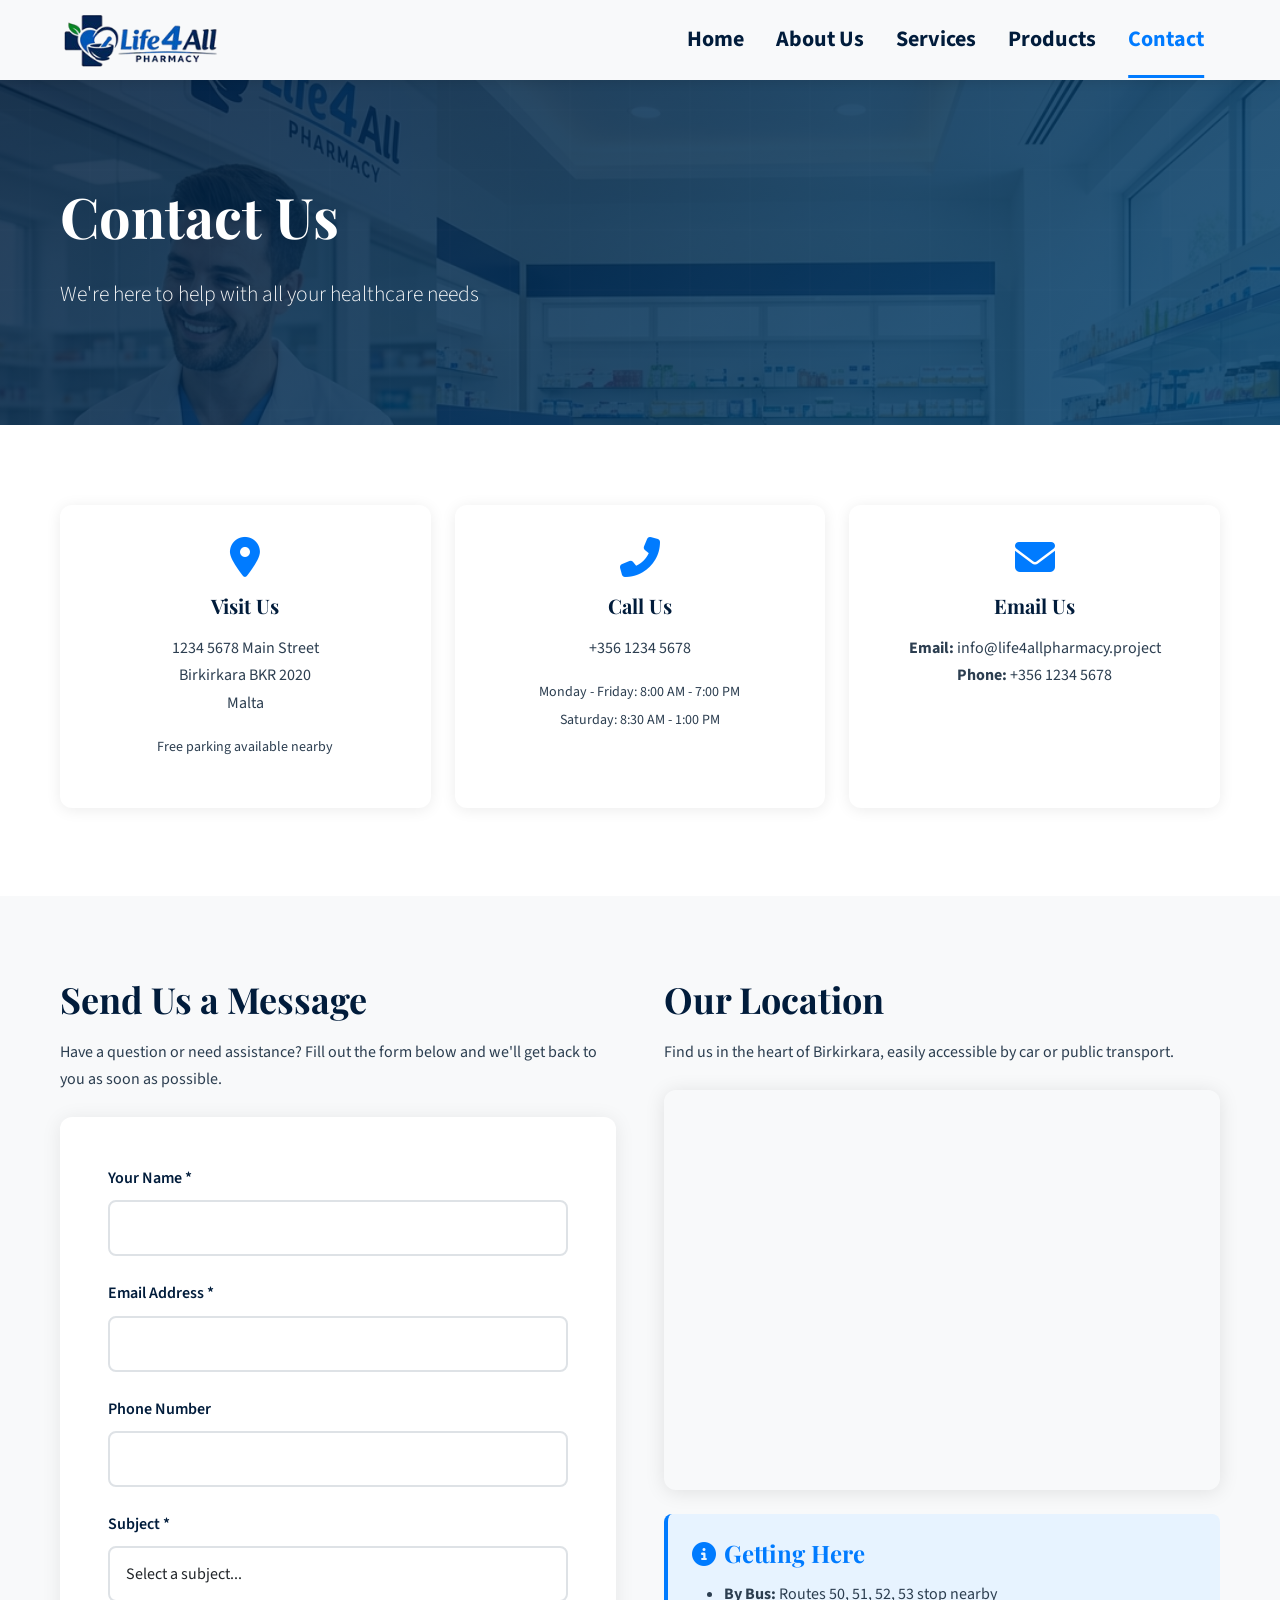
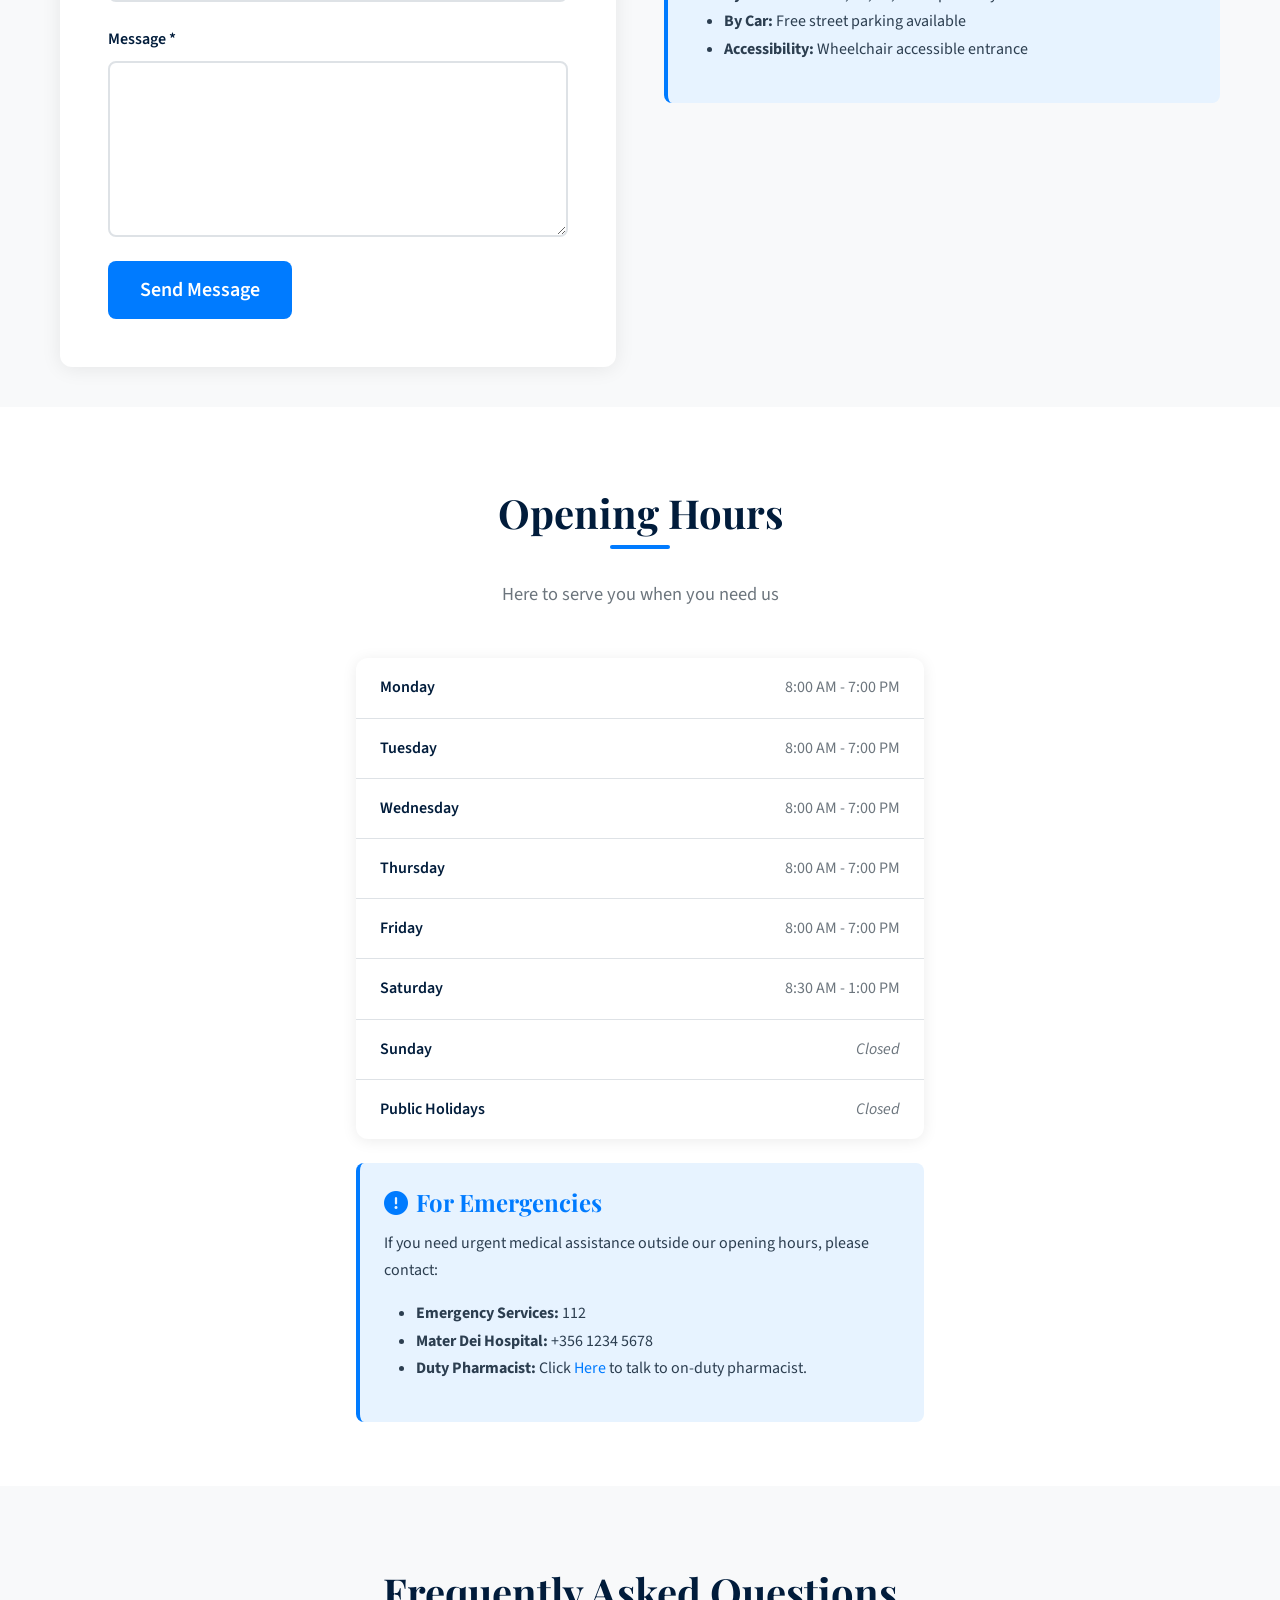
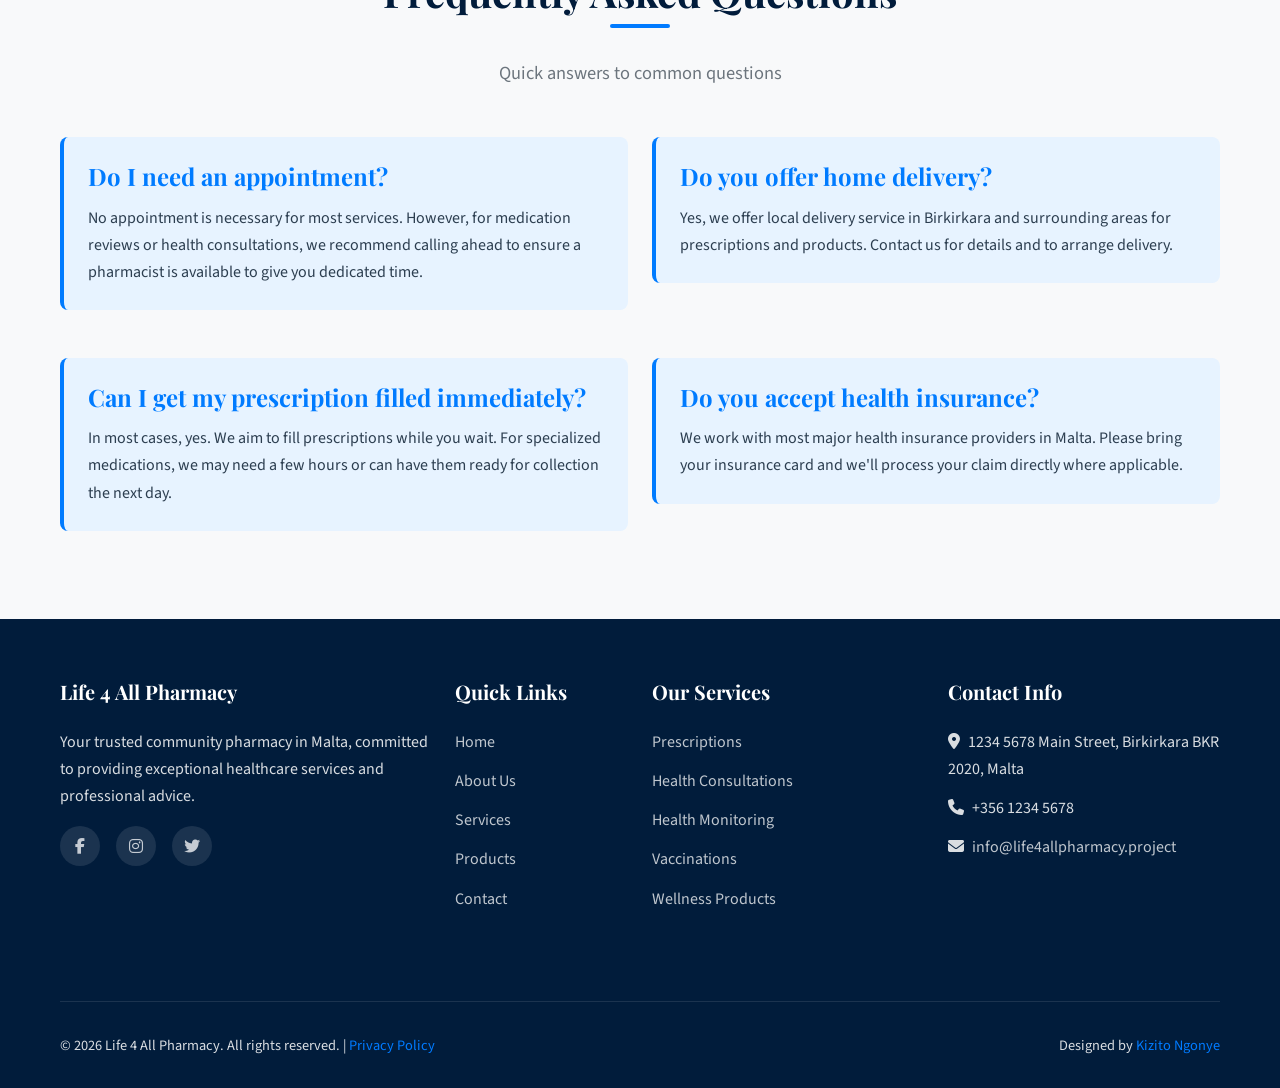
<file: contact.html>
<!DOCTYPE html>
<html lang="en">
<head>
    <meta charset="UTF-8">
    <meta name="viewport" content="width=device-width, initial-scale=1.0">
    <meta name="description" content="Contact Life 4 All Pharmacy in Birkirkara, Malta. Visit us, call +356 1234 5678, or send us a message.">
    <title>Contact Us - Life 4 All Pharmacy Malta</title>
    
    <!-- Favicon -->
    <link rel="icon" type="image/x-icon" href="assets/favicon.ico">
    <link rel="apple-touch-icon" href="assets/favicon-apple.png">
    
    <!-- Google Fonts -->
    <link rel="preconnect" href="https://fonts.googleapis.com">
    <link rel="preconnect" href="https://fonts.gstatic.com" crossorigin>
    <link href="https://fonts.googleapis.com/css2?family=Playfair+Display:wght@700&family=Source+Sans+Pro:wght@400;600;700&display=swap" rel="stylesheet">
    
    <!-- Bootstrap CSS -->
    <link href="https://cdn.jsdelivr.net/npm/bootstrap@5.3.0/dist/css/bootstrap.min.css" rel="stylesheet">
    
    <!-- Font Awesome -->
    <link rel="stylesheet" href="https://cdnjs.cloudflare.com/ajax/libs/font-awesome/6.4.0/css/all.min.css">
    
    <!-- Custom CSS -->
    <link rel="stylesheet" href="assets/css/style.css">
</head>
<body>

    <!-- Navigation -->
    <nav class="navbar navbar-expand-lg navbar-dark">
        <div class="container">
            <a class="navbar-brand" href="index.html">
                <img src="assets/logo.png" alt="Life 4 All Pharmacy Logo" width="164" height="60" class="d-inline-block align-text-top me-2">
            </a>
            <button class="navbar-toggler" type="button" data-bs-toggle="collapse" data-bs-target="#navbarNav">
                <span class="navbar-toggler-icon"></span>
            </button>
            <div class="collapse navbar-collapse" id="navbarNav">
                <ul class="navbar-nav ms-auto">
                    <li class="nav-item">
                        <a class="nav-link" href="index.html">Home</a>
                    </li>
                    <li class="nav-item">
                        <a class="nav-link" href="about.html">About Us</a>
                    </li>
                    <li class="nav-item">
                        <a class="nav-link" href="services.html">Services</a>
                    </li>
                    <li class="nav-item">
                        <a class="nav-link" href="products.html">Products</a>
                    </li>
                    <li class="nav-item">
                        <a class="nav-link active" href="contact.html">Contact</a>
                    </li>
                </ul>
            </div>
        </div>
    </nav>

    <!-- Page Header -->
    <section class="hero">
        <div class="container">
            <div class="row">
                <div class="col-lg-8">
                    <h1>Contact Us</h1>
                    <p class="lead">We're here to help with all your healthcare needs</p>
                </div>
            </div>
        </div>
    </section>

    <!-- Contact Information Cards -->
    <section class="section">
        <div class="container">
            <div class="row g-4 mb-5">
                <div class="col-lg-4">
                    <div class="contact-info-box">
                        <i class="fas fa-map-marker-alt"></i>
                        <h4>Visit Us</h4>
                        <p>1234 5678 Main Street<br>Birkirkara BKR 2020<br>Malta</p>
                        <p class="mt-3"><small>Free parking available nearby</small></p>
                    </div>
                </div>
                
                <div class="col-lg-4">
                    <div class="contact-info-box">
                        <i class="fas fa-phone-alt"></i>
                        <h4>Call Us</h4>
                        <p><a href="tel:+35621445678">+356 1234 5678</a></p>
                        <p class="mt-3"><small>Monday - Friday: 8:00 AM - 7:00 PM<br>Saturday: 8:30 AM - 1:00 PM</small></p>
                    </div>
                </div>
                
                <div class="col-lg-4">
                    <div class="contact-info-box">
                        <i class="fas fa-envelope"></i>
                        <h4>Email Us</h4>
                        <p><strong>Email:</strong> <a href="">info@life4allpharmacy.project</a><br>
                        <strong>Phone:</strong> +356 1234 5678</p>
                    </div>
                </div>
            </div>
        </div>
    </section>

    <!-- Contact Form and Map -->
    <section class="section bg-light">
        <div class="container">
            <div class="row g-5">
                <div class="col-lg-6">
                    <h2>Send Us a Message</h2>
                    <p class="mb-4">Have a question or need assistance? Fill out the form below and we'll get back to you as soon as possible.</p>
                    
                    <form id="contactForm" class="contact-form">
                        <div class="form-group">
                            <label for="name">Your Name *</label>
                            <input type="text" class="form-control" id="name" name="name" required>
                        </div>
                        
                        <div class="form-group">
                            <label for="email">Email Address *</label>
                            <input type="email" class="form-control" id="email" name="email" required>
                        </div>
                        
                        <div class="form-group">
                            <label for="phone">Phone Number</label>
                            <input type="tel" class="form-control" id="phone" name="phone">
                        </div>
                        
                        <div class="form-group">
                            <label for="subject">Subject *</label>
                            <select class="form-control" id="subject" name="subject" required>
                                <option value="">Select a subject...</option>
                                <option value="prescription">Prescription Inquiry</option>
                                <option value="product">Product Availability</option>
                                <option value="service">Service Information</option>
                                <option value="health">Health Advice</option>
                                <option value="feedback">Feedback</option>
                                <option value="other">Other</option>
                            </select>
                        </div>
                        
                        <div class="form-group">
                            <label for="message">Message *</label>
                            <textarea class="form-control" id="message" name="message" rows="6" required></textarea>
                        </div>
                        
                        <button type="submit" class="btn btn-primary btn-lg">Send Message</button>
                    </form>
                </div>
                
                <div class="col-lg-6">
                    <h2>Our Location</h2>
                    <p class="mb-4">Find us in the heart of Birkirkara, easily accessible by car or public transport.</p>
                    
                    <div class="map-container">
                        <iframe 
                            src="https://www.google.com/maps/embed?pb=!1m18!1m12!1m3!1d3229.3!2d14.4615!3d35.8972!2m3!1f0!2f0!3f0!3m2!1i1024!2i768!4f13.1!3m3!1m2!1s0x0%3A0x0!2zMzXCsDUzJzUwLjAiTiAxNMKwMjcnNDEuNCJF!5e0!3m2!1sen!2smt!4v1234567890"
                            allowfullscreen="" 
                            loading="lazy" 
                            referrerpolicy="no-referrer-when-downgrade">
                        </iframe>
                    </div>
                    
                    <div class="info-box mt-4">
                        <h4><i class="fas fa-info-circle me-2"></i>Getting Here</h4>
                        <ul>
                            <li><strong>By Bus:</strong> Routes 50, 51, 52, 53 stop nearby</li>
                            <li><strong>By Car:</strong> Free street parking available</li>
                            <li><strong>Accessibility:</strong> Wheelchair accessible entrance</li>
                        </ul>
                    </div>
                </div>
            </div>
        </div>
    </section>

    <!-- Opening Hours -->
    <section class="section">
        <div class="container">
            <div class="section-title">
                <h2>Opening Hours</h2>
                <p>Here to serve you when you need us</p>
            </div>
            
            <div class="row justify-content-center">
                <div class="col-lg-6">
                    <div class="hours-table">
                        <table>
                            <tbody>
                                <tr>
                                    <td>Monday</td>
                                    <td>8:00 AM - 7:00 PM</td>
                                </tr>
                                <tr>
                                    <td>Tuesday</td>
                                    <td>8:00 AM - 7:00 PM</td>
                                </tr>
                                <tr>
                                    <td>Wednesday</td>
                                    <td>8:00 AM - 7:00 PM</td>
                                </tr>
                                <tr>
                                    <td>Thursday</td>
                                    <td>8:00 AM - 7:00 PM</td>
                                </tr>
                                <tr>
                                    <td>Friday</td>
                                    <td>8:00 AM - 7:00 PM</td>
                                </tr>
                                <tr>
                                    <td>Saturday</td>
                                    <td>8:30 AM - 1:00 PM</td>
                                </tr>
                                <tr>
                                    <td>Sunday</td>
                                    <td class="closed">Closed</td>
                                </tr>
                                <tr>
                                    <td>Public Holidays</td>
                                    <td class="closed">Closed</td>
                                </tr>
                            </tbody>
                        </table>
                    </div>
                    
                    <div class="info-box mt-4">
                        <h4><i class="fas fa-exclamation-circle me-2"></i>For Emergencies</h4>
                        <p>If you need urgent medical assistance outside our opening hours, please contact:</p>
                        <ul>
                            <li><strong>Emergency Services:</strong> 112</li>
                            <li><strong>Mater Dei Hospital:</strong> +356 1234 5678</li>
                            <li><strong>Duty Pharmacist:</strong> Click <a href="#" target="">Here</a> to talk to on-duty pharmacist.</li>
                        </ul>
                    </div>
                </div>
            </div>
        </div>
    </section>

    <!-- FAQ Section -->
    <section class="section bg-light">
        <div class="container">
            <div class="section-title">
                <h2>Frequently Asked Questions</h2>
                <p>Quick answers to common questions</p>
            </div>
            
            <div class="row">
                <div class="col-lg-6 mb-4">
                    <div class="info-box">
                        <h4>Do I need an appointment?</h4>
                        <p>No appointment is necessary for most services. However, for medication reviews or health consultations, we recommend calling ahead to ensure a pharmacist is available to give you dedicated time.</p>
                    </div>
                </div>
                
                <div class="col-lg-6 mb-4">
                    <div class="info-box">
                        <h4>Do you offer home delivery?</h4>
                        <p>Yes, we offer local delivery service in Birkirkara and surrounding areas for prescriptions and products. Contact us for details and to arrange delivery.</p>
                    </div>
                </div>
                
                <div class="col-lg-6 mb-4">
                    <div class="info-box">
                        <h4>Can I get my prescription filled immediately?</h4>
                        <p>In most cases, yes. We aim to fill prescriptions while you wait. For specialized medications, we may need a few hours or can have them ready for collection the next day.</p>
                    </div>
                </div>
                
                <div class="col-lg-6 mb-4">
                    <div class="info-box">
                        <h4>Do you accept health insurance?</h4>
                        <p>We work with most major health insurance providers in Malta. Please bring your insurance card and we'll process your claim directly where applicable.</p>
                    </div>
                </div>
            </div>
        </div>
    </section>

    <!-- Footer -->
    <footer class="footer">
        <div class="container">
            <div class="row">
                <div class="col-lg-4 mb-4">
                    <h5>Life 4 All Pharmacy</h5>
                    <p>Your trusted community pharmacy in Malta, committed to providing exceptional healthcare services and professional advice.</p>
                    <div class="social-links">
                        <a href="#" class="social-link"><i class="fab fa-facebook-f"></i></a>
                        <a href="#" class="social-link"><i class="fab fa-instagram"></i></a>
                        <a href="#" class="social-link"><i class="fab fa-twitter"></i></a>
                    </div>
                </div>
                
                <div class="col-lg-2 col-md-6 mb-4">
                    <h5>Quick Links</h5>
                    <ul>
                        <li><a href="index.html">Home</a></li>
                        <li><a href="about.html">About Us</a></li>
                        <li><a href="services.html">Services</a></li>
                        <li><a href="products.html">Products</a></li>
                        <li><a href="contact.html">Contact</a></li>
                    </ul>
                </div>
                
                <div class="col-lg-3 col-md-6 mb-4">
                    <h5>Our Services</h5>
                    <ul>
                        <li><a href="services.html">Prescriptions</a></li>
                        <li><a href="services.html">Health Consultations</a></li>
                        <li><a href="services.html">Health Monitoring</a></li>
                        <li><a href="services.html">Vaccinations</a></li>
                        <li><a href="services.html">Wellness Products</a></li>
                    </ul>
                </div>
                
                <div class="col-lg-3 col-md-6 mb-4">
                    <h5>Contact Info</h5>
                    <ul>
                        <li><i class="fas fa-map-marker-alt me-2"></i>1234 5678 Main Street, Birkirkara BKR 2020, Malta</li>
                        <li><i class="fas fa-phone me-2"></i>+356 1234 5678</li>
                        <li><i class="fas fa-envelope me-2"></i><a href="mailto:info@life4allpharmacy.com">info@life4allpharmacy.project</a></li>
                    </ul>
                </div>
            </div>
            
            <div class="footer-bottom">
                <p>&copy; 2026 Life 4 All Pharmacy. All rights reserved. | <a href="#">Privacy Policy</a></p>
                <p>Designed by <a href="https://kiziton.com" target="_blank">Kizito Ngonye</a></p>
            </div>
        </div>
    </footer>

    <!-- Back to Top Button -->
    <button id="backToTop" title="Go to top">
        <i class="fas fa-chevron-up"></i>
    </button>

    <!-- Bootstrap JS -->
    <script src="https://cdn.jsdelivr.net/npm/bootstrap@5.3.0/dist/js/bootstrap.bundle.min.js"></script>
    <script>
        // Back to Top Button Functionality
        const backToTopBtn = document.getElementById('backToTop');
        
        window.addEventListener('scroll', () => {
            if (window.pageYOffset > 300) {
                backToTopBtn.classList.add('show');
            } else {
                backToTopBtn.classList.remove('show');
            }
        });
        
        backToTopBtn.addEventListener('click', () => {
            window.scrollTo({
                top: 0,
                behavior: 'smooth'
            });
        });
    </script>
</body>
</html>
</file>
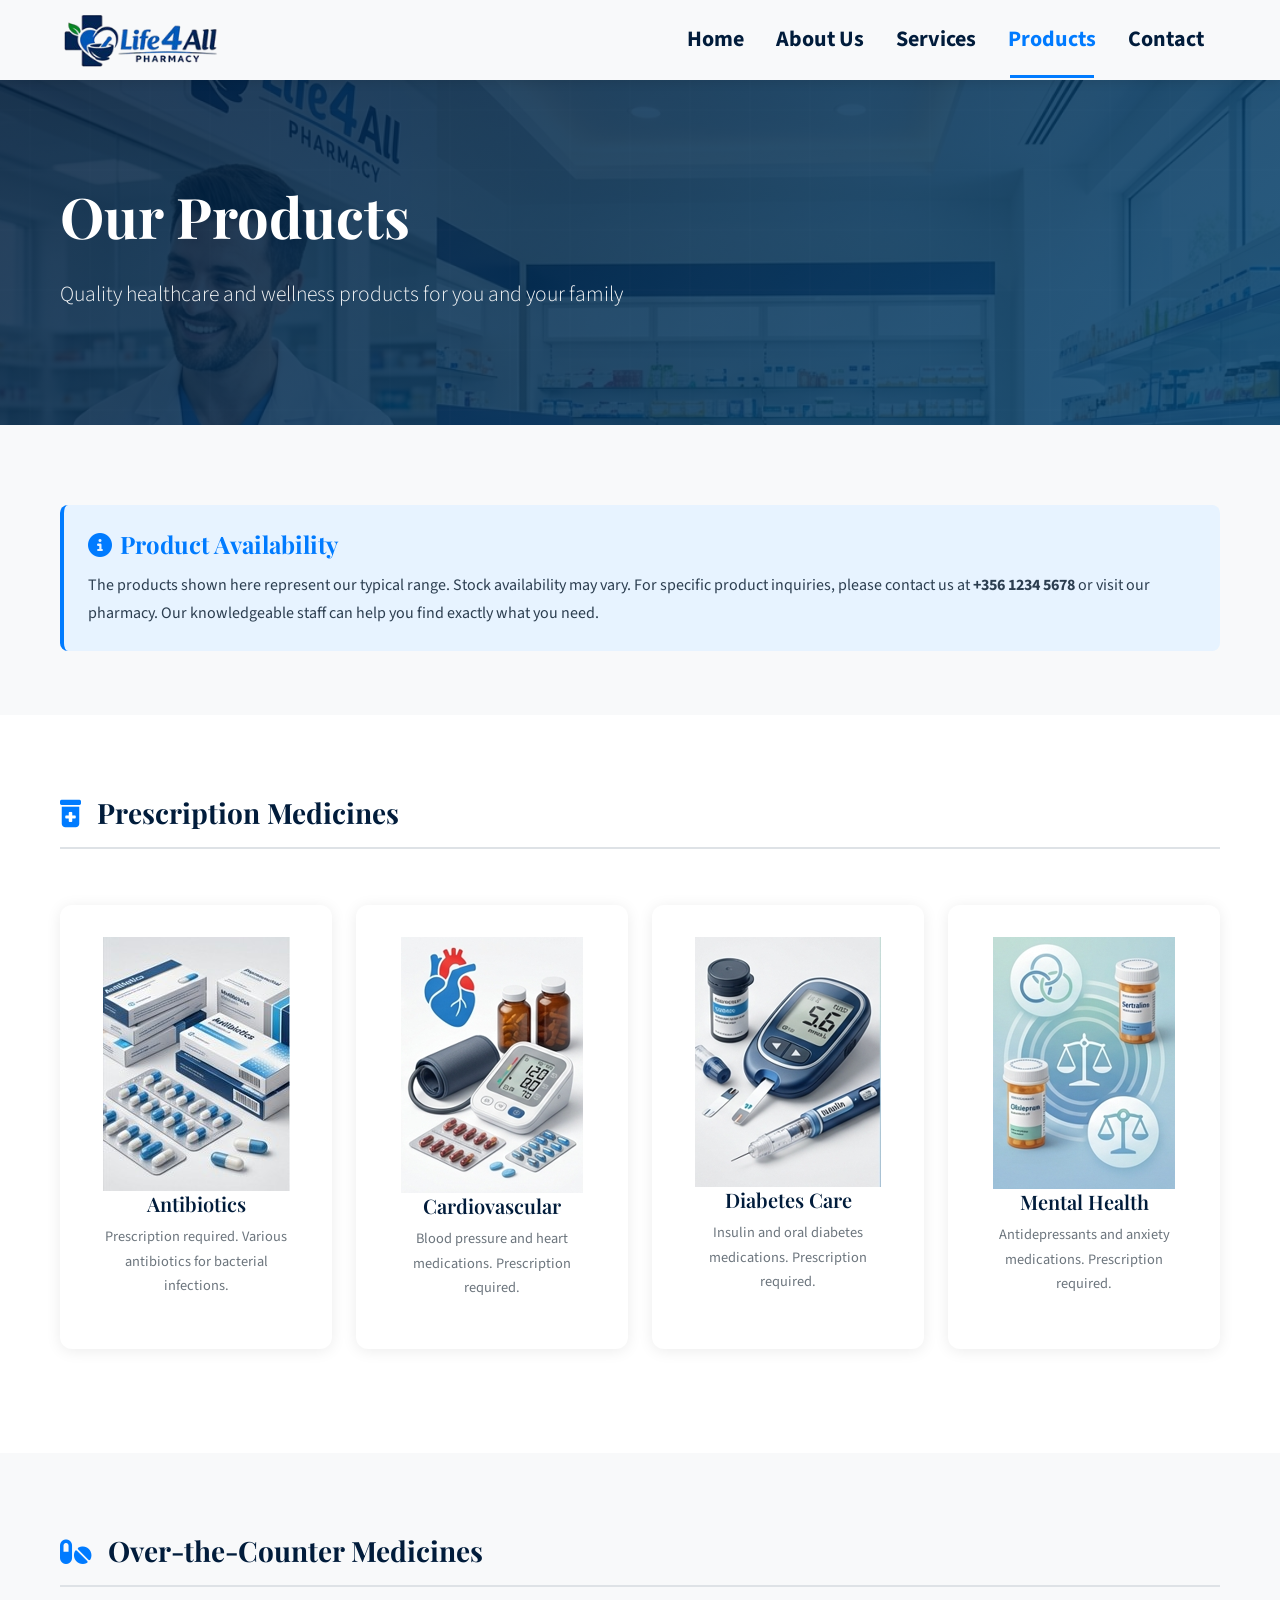
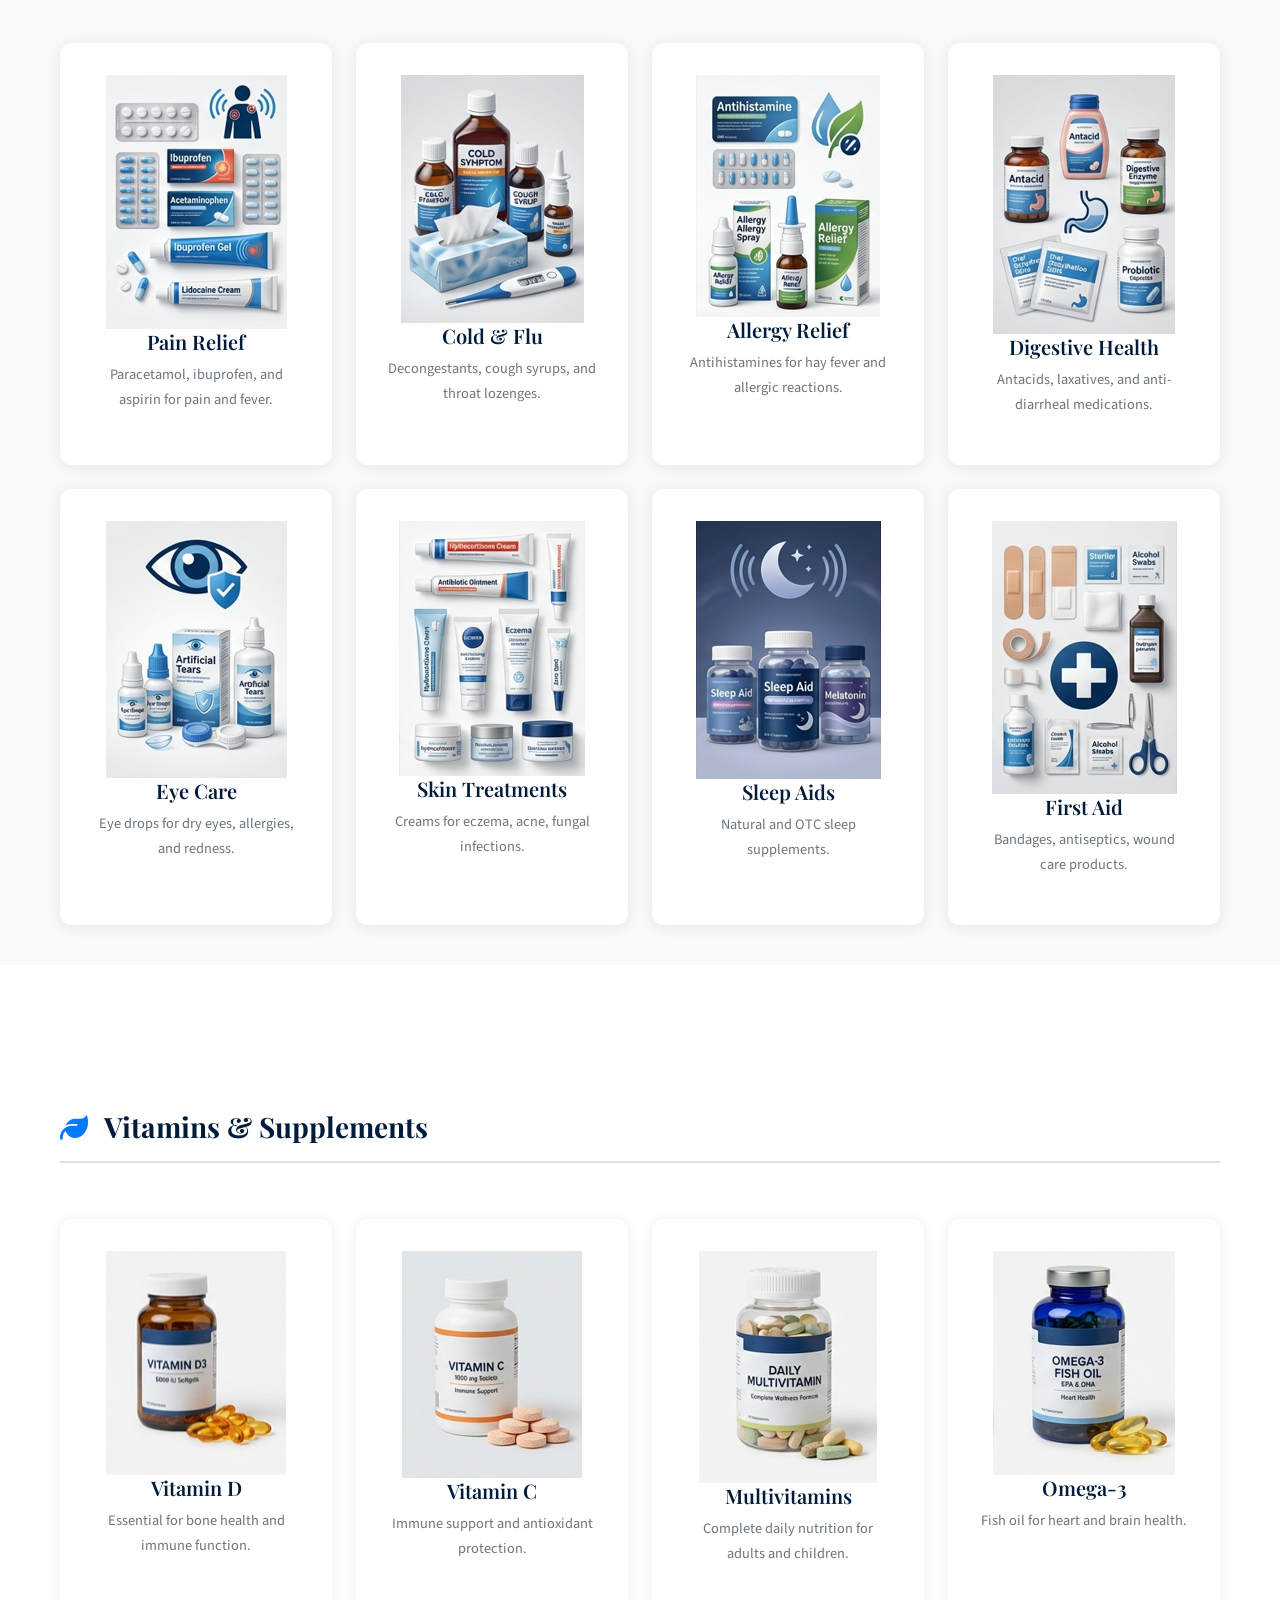
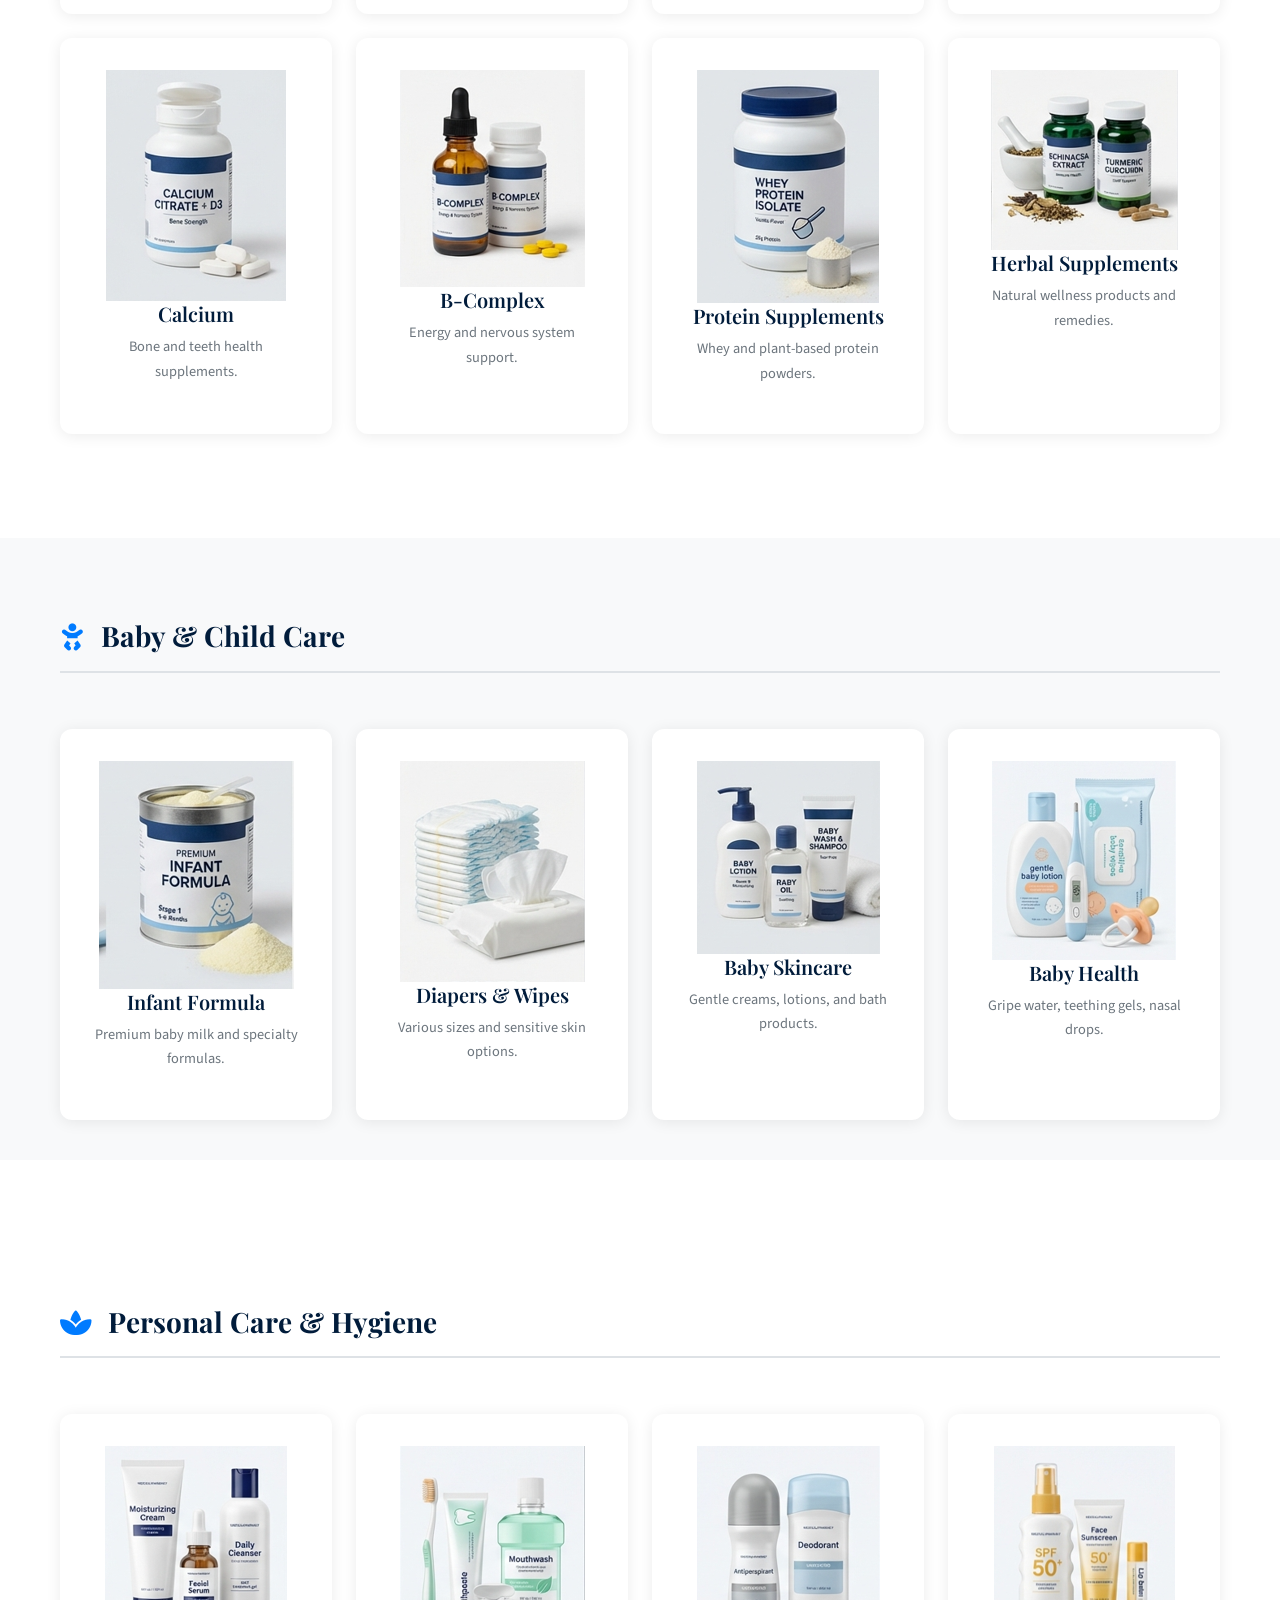
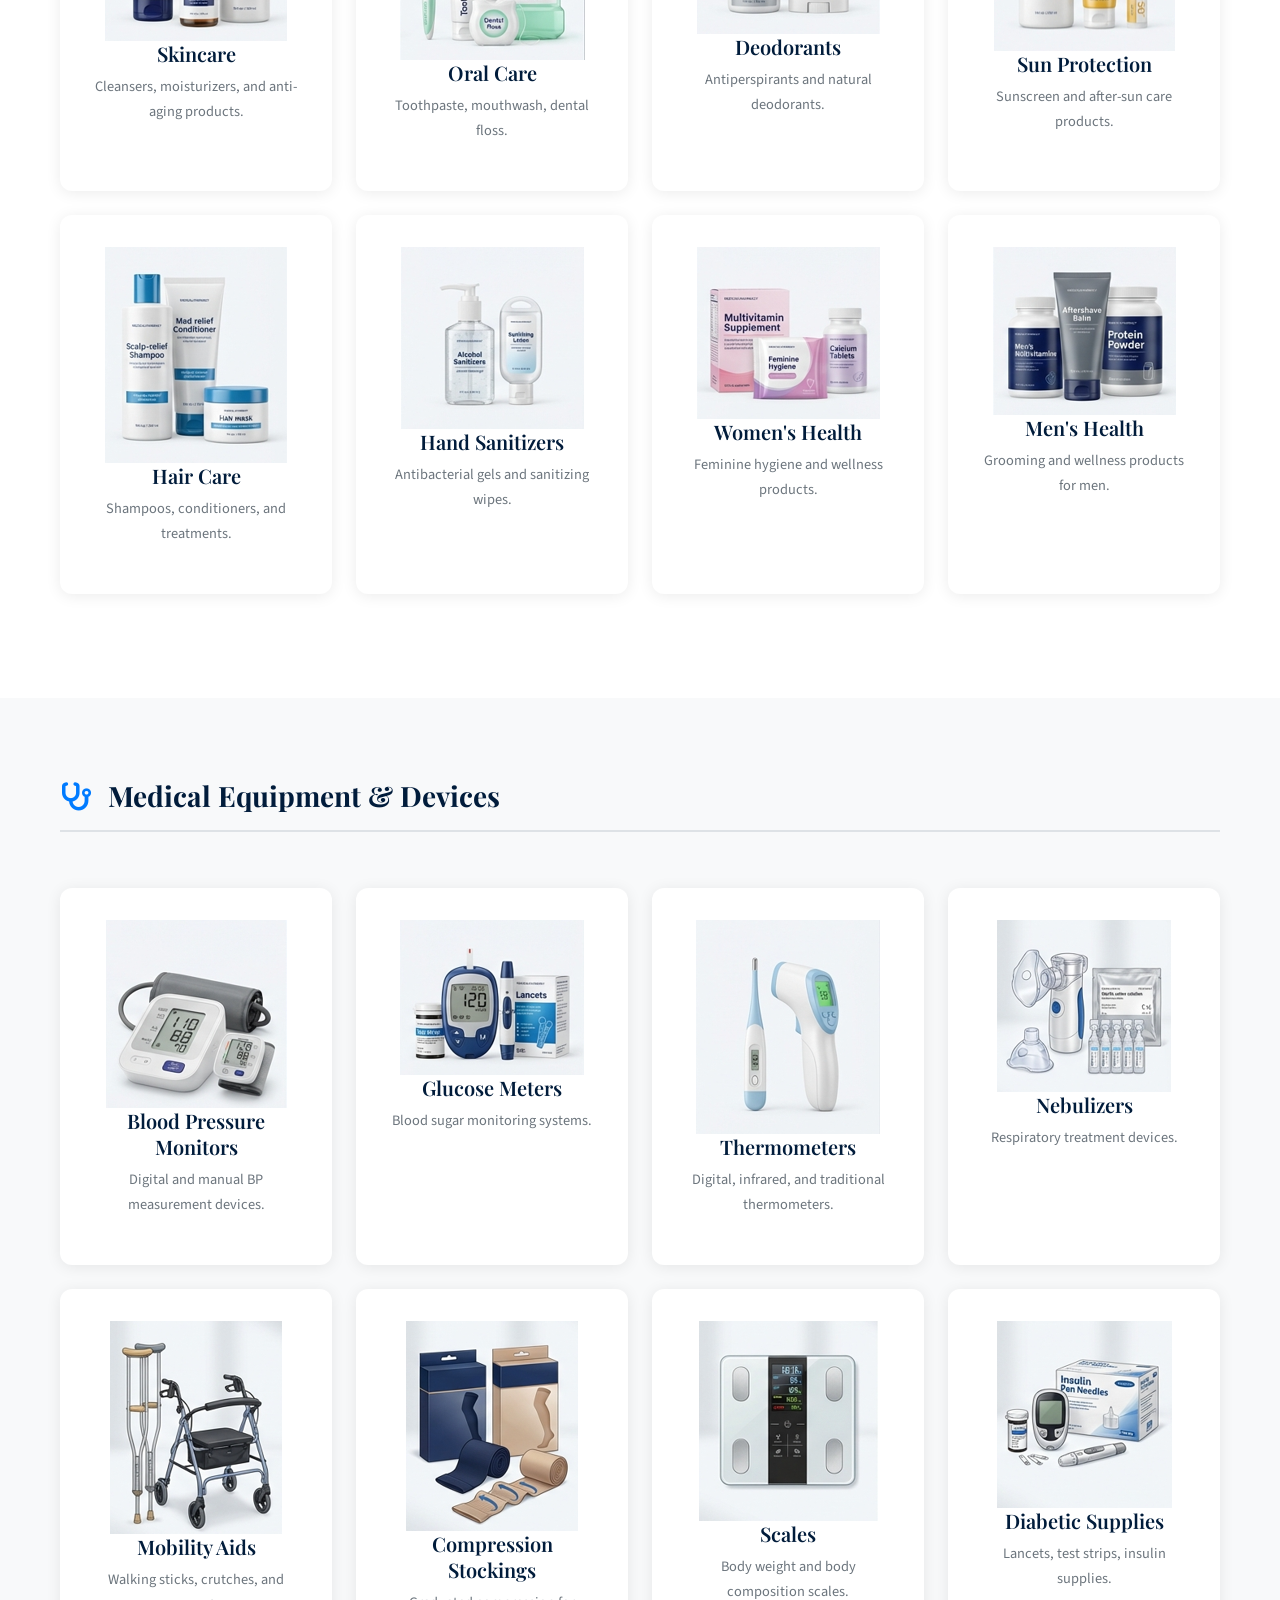
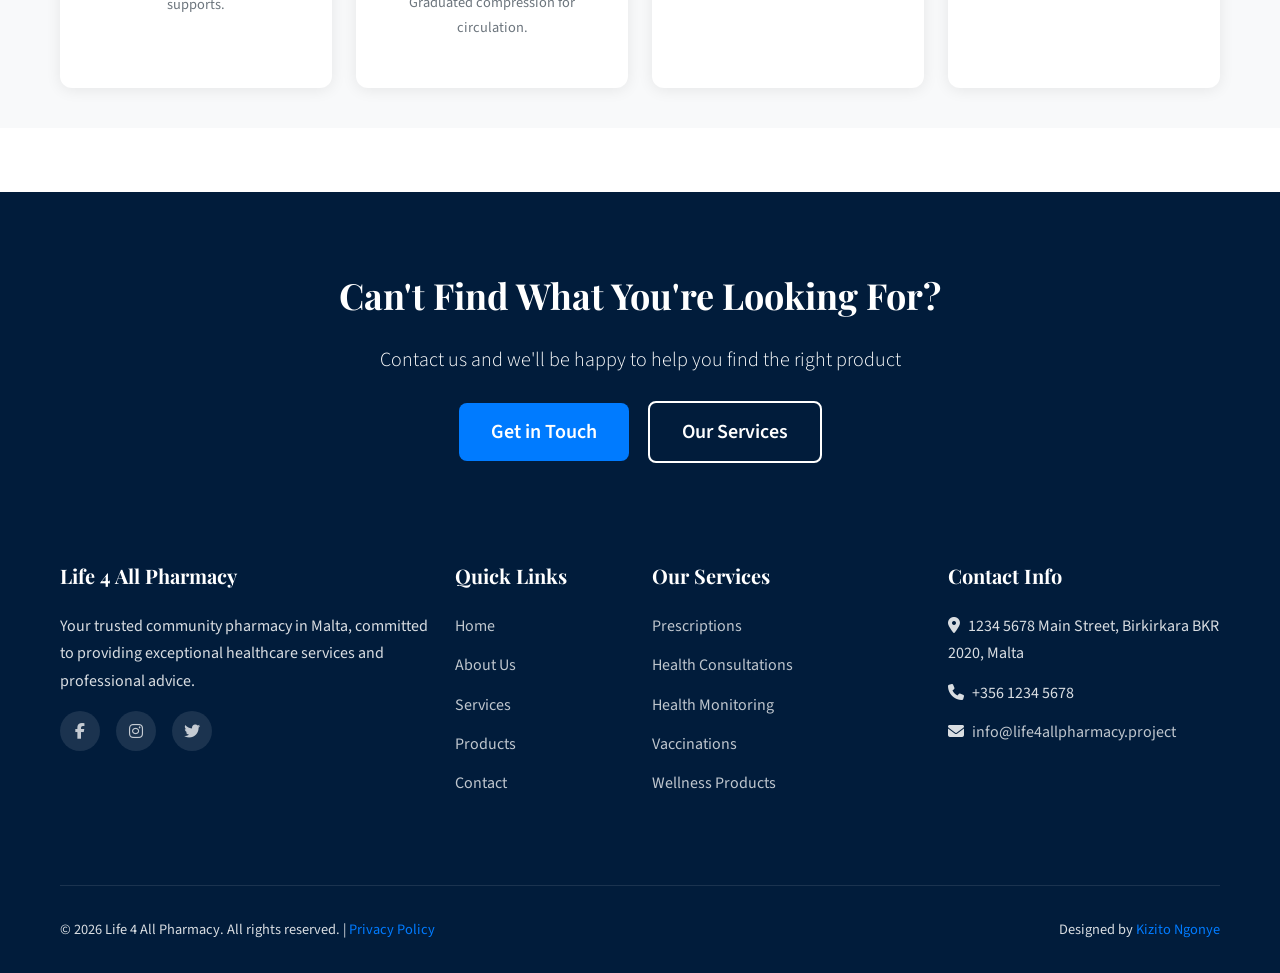
<file: products.html>
<!DOCTYPE html>
<html lang="en">
<head>
    <meta charset="UTF-8">
    <meta name="viewport" content="width=device-width, initial-scale=1.0">
    <meta name="description" content="Quality pharmacy products in Malta - medicines, vitamins, baby care, personal care, and wellness products at Life 4 All Pharmacy.">
    <title>Our Products - Life 4 All Pharmacy Malta</title>
    
    <!-- Favicon -->
    <link rel="icon" type="image/x-icon" href="assets/favicon.ico">
    <link rel="apple-touch-icon" href="assets/favicon-apple.png">
    
    <!-- Google Fonts -->
    <link rel="preconnect" href="https://fonts.googleapis.com">
    <link rel="preconnect" href="https://fonts.gstatic.com" crossorigin>
    <link href="https://fonts.googleapis.com/css2?family=Playfair+Display:wght@700&family=Source+Sans+Pro:wght@400;600;700&display=swap" rel="stylesheet">
    
    <!-- Bootstrap CSS -->
    <link href="https://cdn.jsdelivr.net/npm/bootstrap@5.3.0/dist/css/bootstrap.min.css" rel="stylesheet">
    
    <!-- Font Awesome -->
    <link rel="stylesheet" href="https://cdnjs.cloudflare.com/ajax/libs/font-awesome/6.4.0/css/all.min.css">
    
    <!-- Custom CSS -->
    <link rel="stylesheet" href="assets/css/style.css">
</head>
<body>

    <!-- Navigation -->
    <nav class="navbar navbar-expand-lg navbar-dark">
        <div class="container">
            <a class="navbar-brand" href="index.html">
                <img src="assets/logo.png" alt="Life 4 All Pharmacy Logo" width="164" height="60" class="d-inline-block align-text-top me-2">
            </a>
            <button class="navbar-toggler" type="button" data-bs-toggle="collapse" data-bs-target="#navbarNav">
                <span class="navbar-toggler-icon"></span>
            </button>
            <div class="collapse navbar-collapse" id="navbarNav">
                <ul class="navbar-nav ms-auto">
                    <li class="nav-item">
                        <a class="nav-link" href="index.html">Home</a>
                    </li>
                    <li class="nav-item">
                        <a class="nav-link" href="about.html">About Us</a>
                    </li>
                    <li class="nav-item">
                        <a class="nav-link" href="services.html">Services</a>
                    </li>
                    <li class="nav-item">
                        <a class="nav-link active" href="products.html">Products</a>
                    </li>
                    <li class="nav-item">
                        <a class="nav-link" href="contact.html">Contact</a>
                    </li>
                </ul>
            </div>
        </div>
    </nav>

    <!-- Page Header -->
    <section class="hero">
        <div class="container">
            <div class="row">
                <div class="col-lg-8">
                    <h1>Our Products</h1>
                    <p class="lead">Quality healthcare and wellness products for you and your family</p>
                </div>
            </div>
        </div>
    </section>

    <!-- Important Notice -->
    <section class="section bg-light">
        <div class="container">
            <div class="info-box">
                <h4><i class="fas fa-info-circle me-2"></i>Product Availability</h4>
                <p>The products shown here represent our typical range. Stock availability may vary. For specific product inquiries, please contact us at <strong>+356 1234 5678</strong> or visit our pharmacy. Our knowledgeable staff can help you find exactly what you need.</p>
            </div>
        </div>
    </section>

    <!-- Prescription Medicines -->
    <section class="section product-category">
        <div class="container">
            <h3><i class="fas fa-prescription-bottle-alt me-3 text-secondary-blue"></i>Prescription Medicines</h3>
            
            <div class="row g-4 mt-2">
                <div class="col-lg-3 col-md-4 col-sm-6">
                    <div class="card product-card">
                        <div class="card-body">
                            <img src="assets/images/products/antibiotics.jpg" alt="Antibiotics">
                            <h5 class="product-name">Antibiotics</h5>
                            <p class="product-description">Prescription required. Various antibiotics for bacterial infections.</p>
                        </div>
                    </div>
                </div>
                
                <div class="col-lg-3 col-md-4 col-sm-6">
                    <div class="card product-card">
                        <div class="card-body">
                            <img src="assets/images/products/cardiovascular.png" alt="Cardiovascular">
                            <h5 class="product-name">Cardiovascular</h5>
                            <p class="product-description">Blood pressure and heart medications. Prescription required.</p>
                        </div>
                    </div>
                </div>
                
                <div class="col-lg-3 col-md-4 col-sm-6">
                    <div class="card product-card">
                        <div class="card-body">
                            <img src="assets/images/products/diabetes-care.png" alt="Diabetes Care">
                            <h5 class="product-name">Diabetes Care</h5>
                            <p class="product-description">Insulin and oral diabetes medications. Prescription required.</p>
                        </div>
                    </div>
                </div>
                
                <div class="col-lg-3 col-md-4 col-sm-6">
                    <div class="card product-card">
                        <div class="card-body">
                            <img src="assets/images/products/mental-health.png" alt="Mental Health">
                            <h5 class="product-name">Mental Health</h5>
                            <p class="product-description">Antidepressants and anxiety medications. Prescription required.</p>
                        </div>
                    </div>
                </div>
            </div>
        </div>
    </section>

    <!-- Over-the-Counter Medicines -->
    <section class="section bg-light product-category">
        <div class="container">
            <h3><i class="fas fa-pills me-3 text-secondary-blue"></i>Over-the-Counter Medicines</h3>
            
            <div class="row g-4 mt-2">
                <div class="col-lg-3 col-md-4 col-sm-6">
                    <div class="card product-card">
                        <div class="card-body">
                            <img src="assets/images/products/pain-relief.png" alt="Pain Relief">
                            <h5 class="product-name">Pain Relief</h5>
                            <p class="product-description">Paracetamol, ibuprofen, and aspirin for pain and fever.</p>
                        </div>
                    </div>
                </div>
                
                <div class="col-lg-3 col-md-4 col-sm-6">
                    <div class="card product-card">
                        <div class="card-body">
                            <img src="assets/images/products/cold-&-flu.png" alt="Cold & Flu">
                            <h5 class="product-name">Cold & Flu</h5>
                            <p class="product-description">Decongestants, cough syrups, and throat lozenges.</p>
                        </div>
                    </div>
                </div>
                
                <div class="col-lg-3 col-md-4 col-sm-6">
                    <div class="card product-card">
                        <div class="card-body">
                            <img src="assets/images/products/allergy-relief.png" alt="Allergy Relief">
                            <h5 class="product-name">Allergy Relief</h5>
                            <p class="product-description">Antihistamines for hay fever and allergic reactions.</p>
                        </div>
                    </div>
                </div>
                
                <div class="col-lg-3 col-md-4 col-sm-6">
                    <div class="card product-card">
                        <div class="card-body">
                            <img src="assets/images/products/digestive-health.png" alt="Digestive Health">
                            <h5 class="product-name">Digestive Health</h5>
                            <p class="product-description">Antacids, laxatives, and anti-diarrheal medications.</p>
                        </div>
                    </div>
                </div>
                
                <div class="col-lg-3 col-md-4 col-sm-6">
                    <div class="card product-card">
                        <div class="card-body">
                            <img src="assets/images/products/eye-care.png" alt="Eye Care">
                            <h5 class="product-name">Eye Care</h5>
                            <p class="product-description">Eye drops for dry eyes, allergies, and redness.</p>
                        </div>
                    </div>
                </div>
                
                <div class="col-lg-3 col-md-4 col-sm-6">
                    <div class="card product-card">
                        <div class="card-body">
                            <img src="assets/images/products/skin-treatments.png" alt="Skin Treatments">
                            <h5 class="product-name">Skin Treatments</h5>
                            <p class="product-description">Creams for eczema, acne, fungal infections.</p>
                        </div>
                    </div>
                </div>
                
                <div class="col-lg-3 col-md-4 col-sm-6">
                    <div class="card product-card">
                        <div class="card-body">
                            <img src="assets/images/products/sleep-aids.png" alt="Sleep Aids">
                            <h5 class="product-name">Sleep Aids</h5>
                            <p class="product-description">Natural and OTC sleep supplements.</p>
                        </div>
                    </div>
                </div>
                
                <div class="col-lg-3 col-md-4 col-sm-6">
                    <div class="card product-card">
                        <div class="card-body">
                            <img src="assets/images/products/first-aid.png" alt="First Aid">
                            <h5 class="product-name">First Aid</h5>
                            <p class="product-description">Bandages, antiseptics, wound care products.</p>
                        </div>
                    </div>
                </div>
            </div>
        </div>
    </section>

    <!-- Vitamins & Supplements -->
    <section class="section product-category">
        <div class="container">
            <h3><i class="fas fa-leaf me-3 text-secondary-blue"></i>Vitamins & Supplements</h3>
            
            <div class="row g-4 mt-2">
                <div class="col-lg-3 col-md-4 col-sm-6">
                    <div class="card product-card">
                        <div class="card-body">
                            <img src="assets/images/products/vitamin-d.png" alt="Vitamin D">
                            <h5 class="product-name">Vitamin D</h5>
                            <p class="product-description">Essential for bone health and immune function.</p>
                        </div>
                    </div>
                </div>
                
                <div class="col-lg-3 col-md-4 col-sm-6">
                    <div class="card product-card">
                        <div class="card-body">
                            <img src="assets/images/products/vitamin-c.png" alt="Vitamin C">
                            <h5 class="product-name">Vitamin C</h5>
                            <p class="product-description">Immune support and antioxidant protection.</p>
                        </div>
                    </div>
                </div>
                
                <div class="col-lg-3 col-md-4 col-sm-6">
                    <div class="card product-card">
                        <div class="card-body">
                            <img src="assets/images/products/multivitamins.png" alt="Multivitamins">
                            <h5 class="product-name">Multivitamins</h5>
                            <p class="product-description">Complete daily nutrition for adults and children.</p>
                        </div>
                    </div>
                </div>
                
                <div class="col-lg-3 col-md-4 col-sm-6">
                    <div class="card product-card">
                        <div class="card-body">
                            <img src="assets/images/products/omega-3.png" alt="Omega-3">
                            <h5 class="product-name">Omega-3</h5>
                            <p class="product-description">Fish oil for heart and brain health.</p>
                        </div>
                    </div>
                </div>
                
                <div class="col-lg-3 col-md-4 col-sm-6">
                    <div class="card product-card">
                        <div class="card-body">
                            <img src="assets/images/products/calcium.png" alt="Calcium">
                            <h5 class="product-name">Calcium</h5>
                            <p class="product-description">Bone and teeth health supplements.</p>
                        </div>
                    </div>
                </div>
                
                <div class="col-lg-3 col-md-4 col-sm-6">
                    <div class="card product-card">
                        <div class="card-body">
                            <img src="assets/images/products/b-complex.png" alt="B-Complex">
                            <h5 class="product-name">B-Complex</h5>
                            <p class="product-description">Energy and nervous system support.</p>
                        </div>
                    </div>
                </div>
                
                <div class="col-lg-3 col-md-4 col-sm-6">
                    <div class="card product-card">
                        <div class="card-body">
                            <img src="assets/images/products/protein-supplements.png" alt="Protein Supplements">
                            <h5 class="product-name">Protein Supplements</h5>
                            <p class="product-description">Whey and plant-based protein powders.</p>
                        </div>
                    </div>
                </div>
                
                <div class="col-lg-3 col-md-4 col-sm-6">
                    <div class="card product-card">
                        <div class="card-body">
                            <img src="assets/images/products/herbal-supplements.png" alt="Herbal Supplements">
                            <h5 class="product-name">Herbal Supplements</h5>
                            <p class="product-description">Natural wellness products and remedies.</p>
                        </div>
                    </div>
                </div>
            </div>
        </div>
    </section>

    <!-- Baby & Child Care -->
    <section class="section bg-light product-category">
        <div class="container">
            <h3><i class="fas fa-baby me-3 text-secondary-blue"></i>Baby & Child Care</h3>
            
            <div class="row g-4 mt-2">
                <div class="col-lg-3 col-md-4 col-sm-6">
                    <div class="card product-card">
                        <div class="card-body">
                            <img src="assets/images/products/infant-formula.png" alt="Infant Formula">
                            <h5 class="product-name">Infant Formula</h5>
                            <p class="product-description">Premium baby milk and specialty formulas.</p>
                        </div>
                    </div>
                </div>
                
                <div class="col-lg-3 col-md-4 col-sm-6">
                    <div class="card product-card">
                        <div class="card-body">
                            <img src="assets/images/products/diapers-&-wipes.png" alt="Diapers & Wipes">
                            <h5 class="product-name">Diapers & Wipes</h5>
                            <p class="product-description">Various sizes and sensitive skin options.</p>
                        </div>
                    </div>
                </div>
                
                <div class="col-lg-3 col-md-4 col-sm-6">
                    <div class="card product-card">
                        <div class="card-body">
                            <img src="assets/images/products/baby-skincare.png" alt="Baby Skincare">
                            <h5 class="product-name">Baby Skincare</h5>
                            <p class="product-description">Gentle creams, lotions, and bath products.</p>
                        </div>
                    </div>
                </div>
                
                <div class="col-lg-3 col-md-4 col-sm-6">
                    <div class="card product-card">
                        <div class="card-body">
                            <img src="assets/images/products/baby-health.png" alt="Baby Health">
                            <h5 class="product-name">Baby Health</h5>
                            <p class="product-description">Gripe water, teething gels, nasal drops.</p>
                        </div>
                    </div>
                </div>
            </div>
        </div>
    </section>

    <!-- Personal Care -->
    <section class="section product-category">
        <div class="container">
            <h3><i class="fas fa-spa me-3 text-secondary-blue"></i>Personal Care & Hygiene</h3>
            
            <div class="row g-4 mt-2">
                <div class="col-lg-3 col-md-4 col-sm-6">
                    <div class="card product-card">
                        <div class="card-body">
                            <img src="assets/images/products/skincare.png" alt="Skincare">
                            <h5 class="product-name">Skincare</h5>
                            <p class="product-description">Cleansers, moisturizers, and anti-aging products.</p>
                        </div>
                    </div>
                </div>
                
                <div class="col-lg-3 col-md-4 col-sm-6">
                    <div class="card product-card">
                        <div class="card-body">
                            <img src="assets/images/products/oral-care.png" alt="Oral Care">
                            <h5 class="product-name">Oral Care</h5>
                            <p class="product-description">Toothpaste, mouthwash, dental floss.</p>
                        </div>
                    </div>
                </div>
                
                <div class="col-lg-3 col-md-4 col-sm-6">
                    <div class="card product-card">
                        <div class="card-body">
                            <img src="assets/images/products/deodorants.png" alt="Deodorants">
                            <h5 class="product-name">Deodorants</h5>
                            <p class="product-description">Antiperspirants and natural deodorants.</p>
                        </div>
                    </div>
                </div>
                
                <div class="col-lg-3 col-md-4 col-sm-6">
                    <div class="card product-card">
                        <div class="card-body">
                            <img src="assets/images/products/sun-protection.png" alt="Sun Protection">
                            <h5 class="product-name">Sun Protection</h5>
                            <p class="product-description">Sunscreen and after-sun care products.</p>
                        </div>
                    </div>
                </div>
                
                <div class="col-lg-3 col-md-4 col-sm-6">
                    <div class="card product-card">
                        <div class="card-body">
                            <img src="assets/images/products/hair-care.png" alt="Hair Care">
                            <h5 class="product-name">Hair Care</h5>
                            <p class="product-description">Shampoos, conditioners, and treatments.</p>
                        </div>
                    </div>
                </div>
                
                <div class="col-lg-3 col-md-4 col-sm-6">
                    <div class="card product-card">
                        <div class="card-body">
                            <img src="assets/images/products/hand-sanitizers.png" alt="Hand Sanitizers">
                            <h5 class="product-name">Hand Sanitizers</h5>
                            <p class="product-description">Antibacterial gels and sanitizing wipes.</p>
                        </div>
                    </div>
                </div>
                
                <div class="col-lg-3 col-md-4 col-sm-6">
                    <div class="card product-card">
                        <div class="card-body">
                            <img src="assets/images/products/womens-health.png" alt="Women's Health">
                            <h5 class="product-name">Women's Health</h5>
                            <p class="product-description">Feminine hygiene and wellness products.</p>
                        </div>
                    </div>
                </div>
                
                <div class="col-lg-3 col-md-4 col-sm-6">
                    <div class="card product-card">
                        <div class="card-body">
                            <img src="assets/images/products/mens-health.png" alt="Men's Health">
                            <h5 class="product-name">Men's Health</h5>
                            <p class="product-description">Grooming and wellness products for men.</p>
                        </div>
                    </div>
                </div>
            </div>
        </div>
    </section>

    <!-- Medical Equipment & Devices -->
    <section class="section bg-light product-category">
        <div class="container">
            <h3><i class="fas fa-stethoscope me-3 text-secondary-blue"></i>Medical Equipment & Devices</h3>
            
            <div class="row g-4 mt-2">
                <div class="col-lg-3 col-md-4 col-sm-6">
                    <div class="card product-card">
                        <div class="card-body">
                            <img src="assets/images/products/blood-pressure-monitors.png" alt="Blood Pressure Monitors">
                            <h5 class="product-name">Blood Pressure Monitors</h5>
                            <p class="product-description">Digital and manual BP measurement devices.</p>
                        </div>
                    </div>
                </div>
                
                <div class="col-lg-3 col-md-4 col-sm-6">
                    <div class="card product-card">
                        <div class="card-body">
                            <img src="assets/images/products/glucose-meters.png" alt="Glucose Meters">
                            <h5 class="product-name">Glucose Meters</h5>
                            <p class="product-description">Blood sugar monitoring systems.</p>
                        </div>
                    </div>
                </div>
                
                <div class="col-lg-3 col-md-4 col-sm-6">
                    <div class="card product-card">
                        <div class="card-body">
                            <img src="assets/images/products/thermometers.png" alt="Thermometers">
                            <h5 class="product-name">Thermometers</h5>
                            <p class="product-description">Digital, infrared, and traditional thermometers.</p>
                        </div>
                    </div>
                </div>
                
                <div class="col-lg-3 col-md-4 col-sm-6">
                    <div class="card product-card">
                        <div class="card-body">
                            <img src="assets/images/products/nebulizers.png" alt="Nebulizers">
                            <h5 class="product-name">Nebulizers</h5>
                            <p class="product-description">Respiratory treatment devices.</p>
                        </div>
                    </div>
                </div>
                
                <div class="col-lg-3 col-md-4 col-sm-6">
                    <div class="card product-card">
                        <div class="card-body">
                            <img src="assets/images/products/mobility-aids.png" alt="Mobility Aids">
                            <h5 class="product-name">Mobility Aids</h5>
                            <p class="product-description">Walking sticks, crutches, and supports.</p>
                        </div>
                    </div>
                </div>
                
                <div class="col-lg-3 col-md-4 col-sm-6">
                    <div class="card product-card">
                        <div class="card-body">
                            <img src="assets/images/products/compression-stockings.png" alt="Compression Stockings">
                            <h5 class="product-name">Compression Stockings</h5>
                            <p class="product-description">Graduated compression for circulation.</p>
                        </div>
                    </div>
                </div>
                
                <div class="col-lg-3 col-md-4 col-sm-6">
                    <div class="card product-card">
                        <div class="card-body">
                            <img src="assets/images/products/scales.png" alt="Scales">
                            <h5 class="product-name">Scales</h5>
                            <p class="product-description">Body weight and body composition scales.</p>
                        </div>
                    </div>
                </div>
                
                <div class="col-lg-3 col-md-4 col-sm-6">
                    <div class="card product-card">
                        <div class="card-body">
                            <img src="assets/images/products/diabetic-supplies.png" alt="Diabetic Supplies">
                            <h5 class="product-name">Diabetic Supplies</h5>
                            <p class="product-description">Lancets, test strips, insulin supplies.</p>
                        </div>
                    </div>
                </div>
            </div>
        </div>
    </section>

    <!-- Call to Action -->
    <section class="section bg-primary-navy text-white">
        <div class="container text-center">
            <h2 class="text-white mb-4">Can't Find What You're Looking For?</h2>
            <p class="lead mb-4">Contact us and we'll be happy to help you find the right product</p>
            <a href="contact.html" class="btn btn-primary btn-lg me-3">Get in Touch</a>
            <a href="services.html" class="btn btn-outline-light btn-lg">Our Services</a>
        </div>
    </section>

    <!-- Footer -->
    <footer class="footer">
        <div class="container">
            <div class="row">
                <div class="col-lg-4 mb-4">
                    <h5>Life 4 All Pharmacy</h5>
                    <p>Your trusted community pharmacy in Malta, committed to providing exceptional healthcare services and professional advice.</p>
                    <div class="social-links">
                        <a href="#" class="social-link"><i class="fab fa-facebook-f"></i></a>
                        <a href="#" class="social-link"><i class="fab fa-instagram"></i></a>
                        <a href="#" class="social-link"><i class="fab fa-twitter"></i></a>
                    </div>
                </div>
                
                <div class="col-lg-2 col-md-6 mb-4">
                    <h5>Quick Links</h5>
                    <ul>
                        <li><a href="index.html">Home</a></li>
                        <li><a href="about.html">About Us</a></li>
                        <li><a href="services.html">Services</a></li>
                        <li><a href="products.html">Products</a></li>
                        <li><a href="contact.html">Contact</a></li>
                    </ul>
                </div>
                
                <div class="col-lg-3 col-md-6 mb-4">
                    <h5>Our Services</h5>
                    <ul>
                        <li><a href="services.html">Prescriptions</a></li>
                        <li><a href="services.html">Health Consultations</a></li>
                        <li><a href="services.html">Health Monitoring</a></li>
                        <li><a href="services.html">Vaccinations</a></li>
                        <li><a href="services.html">Wellness Products</a></li>
                    </ul>
                </div>
                
                <div class="col-lg-3 col-md-6 mb-4">
                    <h5>Contact Info</h5>
                    <ul>
                        <li><i class="fas fa-map-marker-alt me-2"></i>1234 5678 Main Street, Birkirkara BKR 2020, Malta</li>
                        <li><i class="fas fa-phone me-2"></i>+356 1234 5678</li>
                        <li><i class="fas fa-envelope me-2"></i><a href="">info@life4allpharmacy.project</a></li>
                    </ul>
                </div>
            </div>
            
            <div class="footer-bottom">
                <p>&copy; 2026 Life 4 All Pharmacy. All rights reserved. | <a href="#">Privacy Policy</a></p>
                <p>Designed by <a href="https://kiziton.com" target="_blank">Kizito Ngonye</a></p>
            </div>
        </div>
    </footer>

    <!-- Back to Top Button -->
    <button id="backToTop" title="Go to top">
        <i class="fas fa-chevron-up"></i>
    </button>

    <!-- Bootstrap JS -->
    <script src="https://cdn.jsdelivr.net/npm/bootstrap@5.3.0/dist/js/bootstrap.bundle.min.js"></script>
    <script>
        // Back to Top Button Functionality
        const backToTopBtn = document.getElementById('backToTop');
        
        window.addEventListener('scroll', () => {
            if (window.pageYOffset > 300) {
                backToTopBtn.classList.add('show');
            } else {
                backToTopBtn.classList.remove('show');
            }
        });
        
        backToTopBtn.addEventListener('click', () => {
            window.scrollTo({
                top: 0,
                behavior: 'smooth'
            });
        });
    </script>
</body>
</html>
</file>
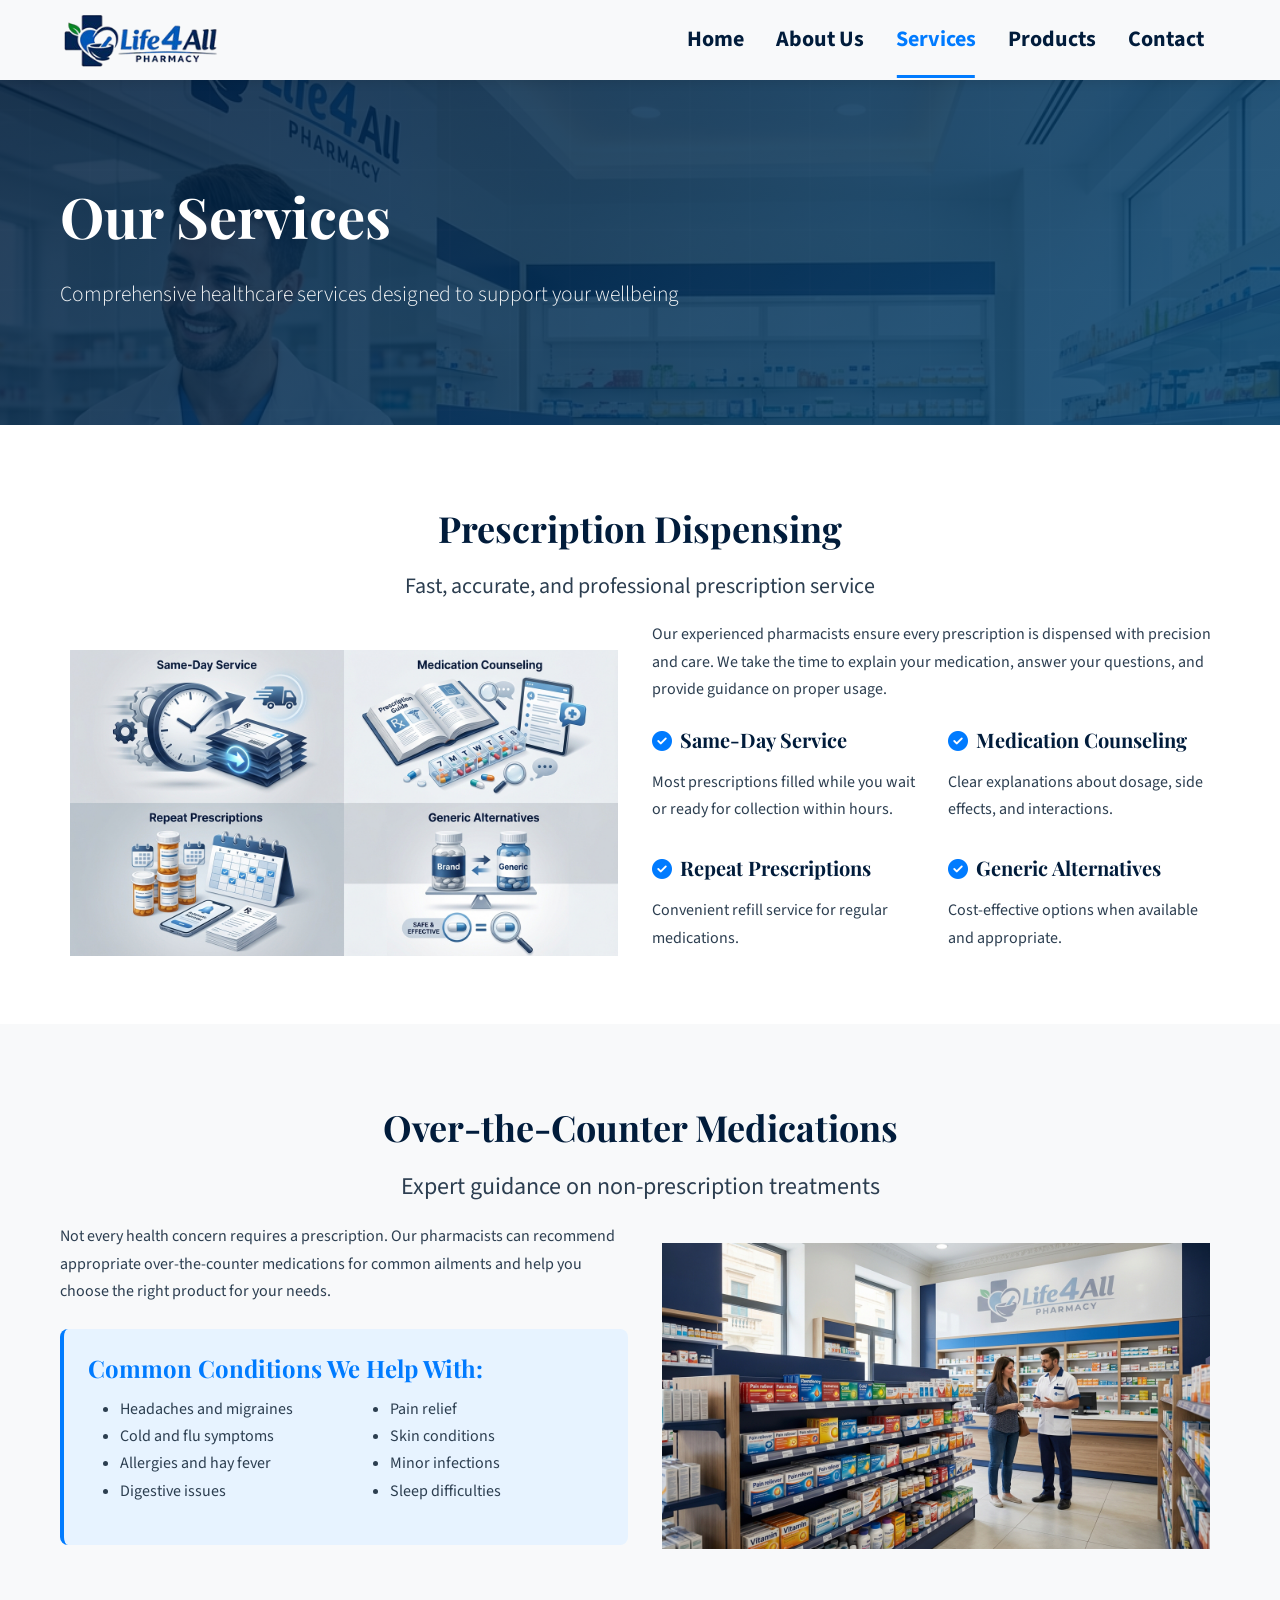
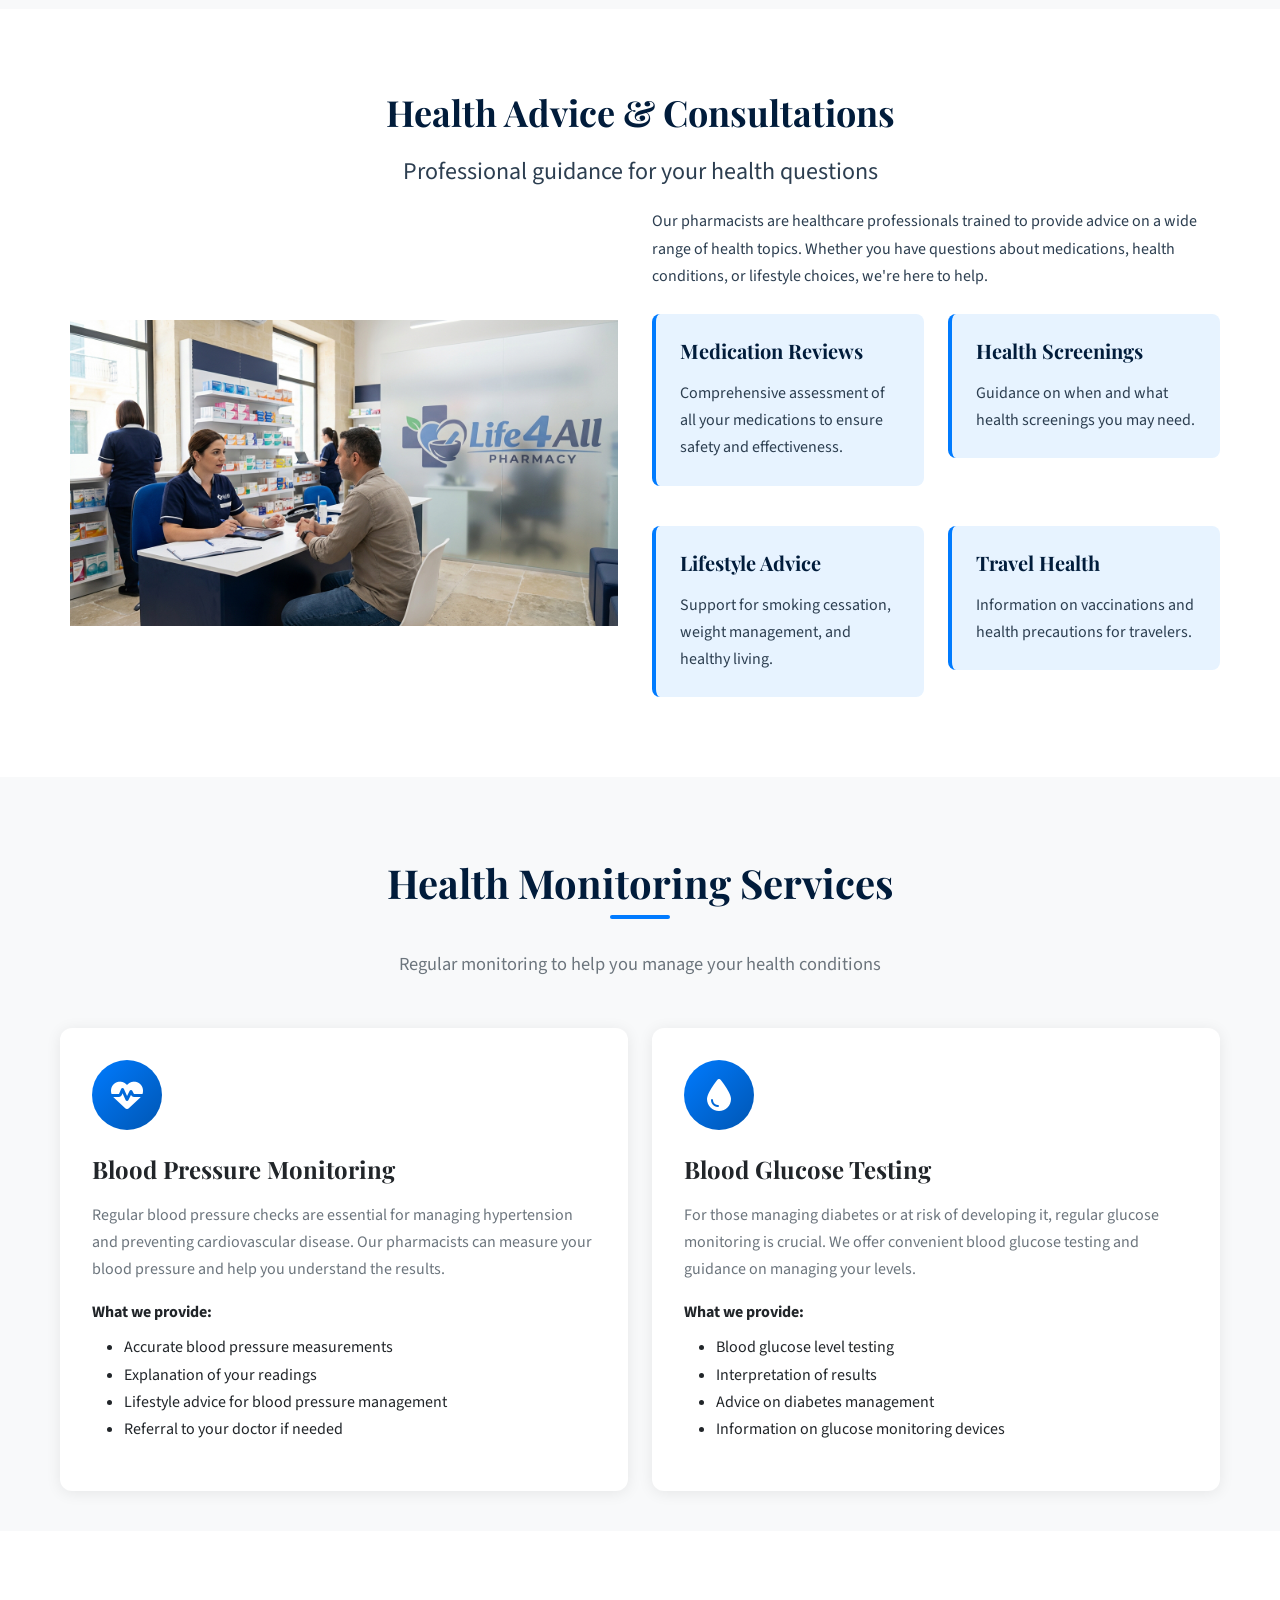
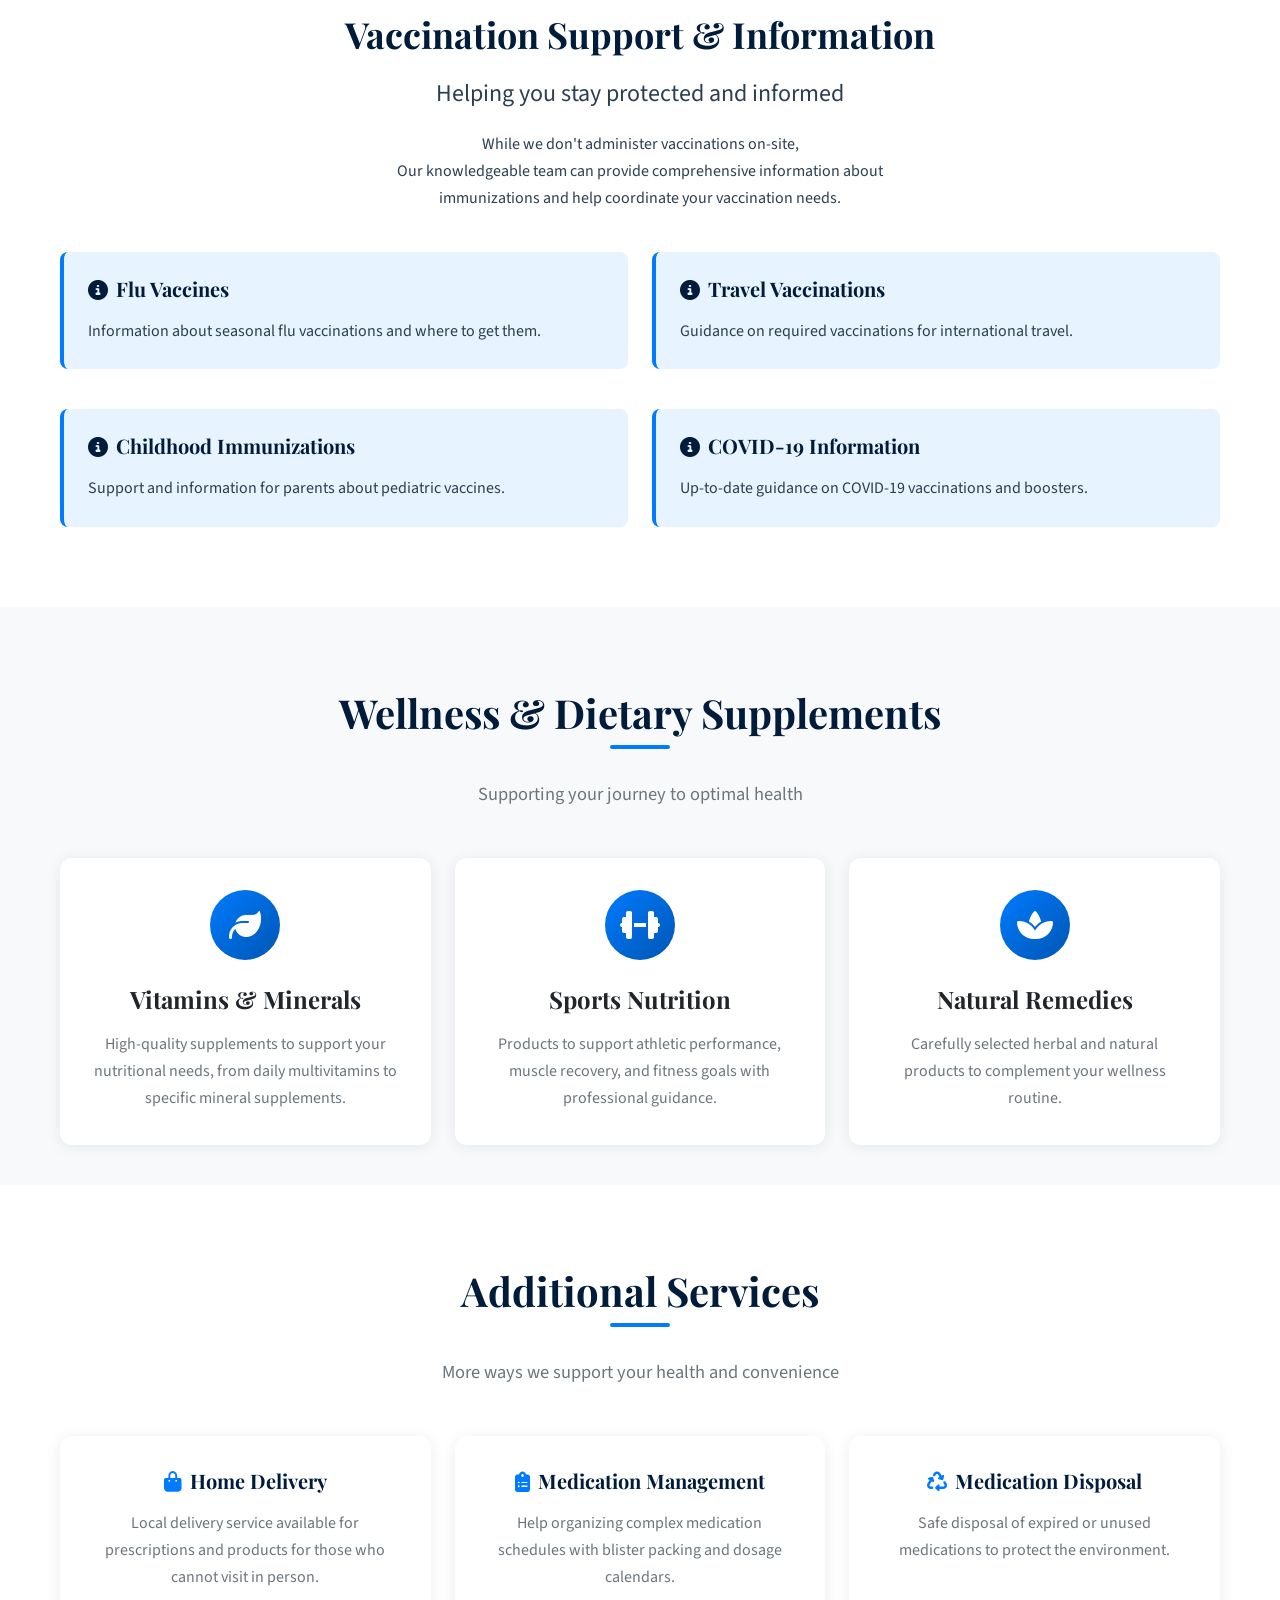
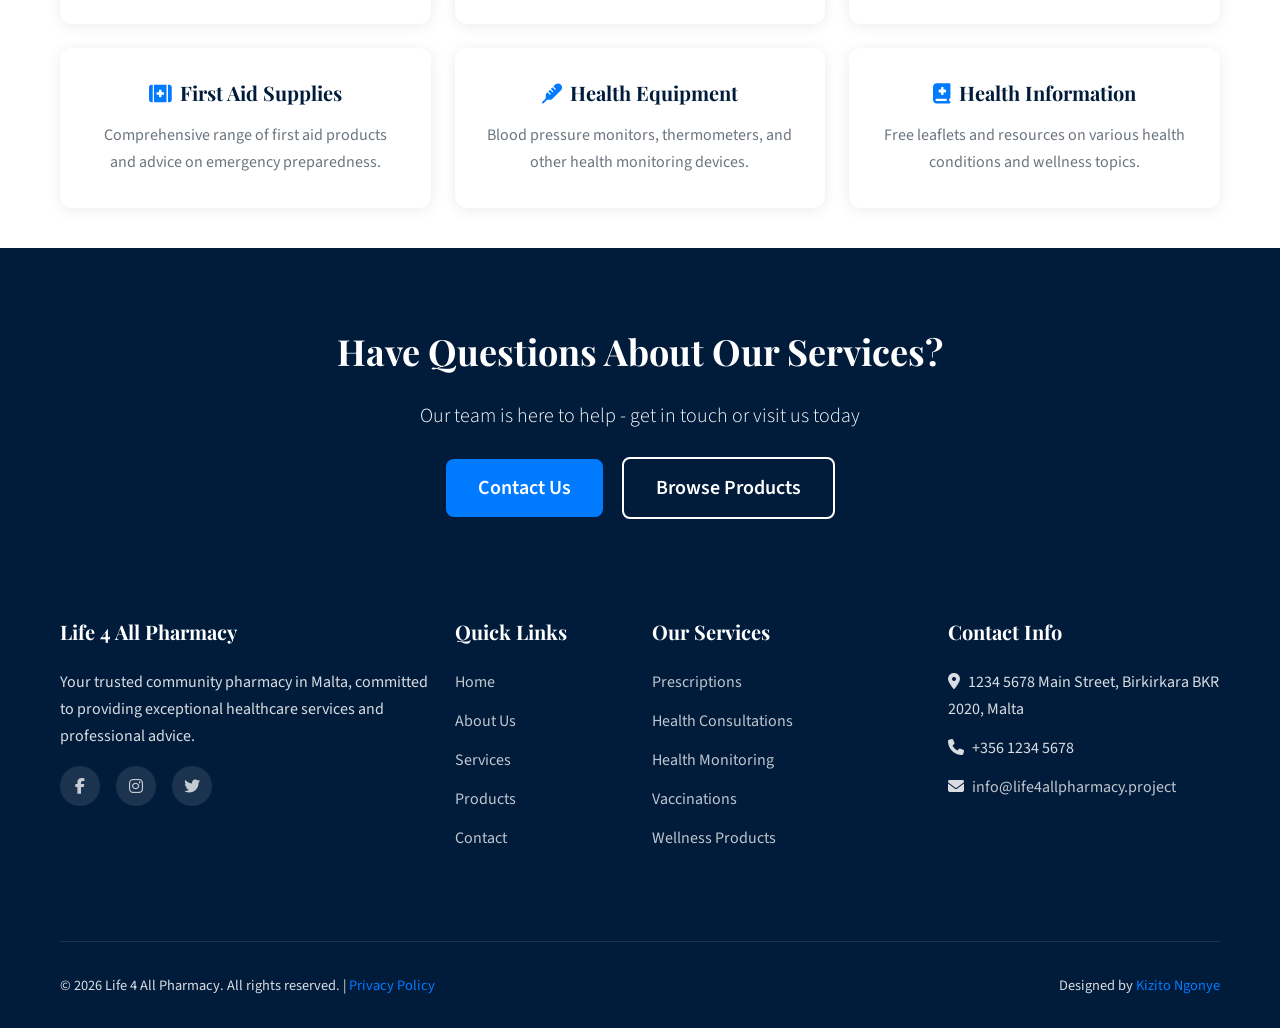
<file: services.html>
<!DOCTYPE html>
<html lang="en">
<head>
    <meta charset="UTF-8">
    <meta name="viewport" content="width=device-width, initial-scale=1.0">
    <meta name="description" content="Professional pharmacy services in Malta - prescriptions, health consultations, monitoring, vaccinations, and wellness support at Life 4 All Pharmacy.">
    <title>Our Services - Life 4 All Pharmacy Malta</title>
    
    <!-- Favicon -->
    <link rel="icon" type="image/x-icon" href="assets/favicon.ico">
    <link rel="apple-touch-icon" href="assets/favicon-apple.png">
    
    <!-- Google Fonts -->
    <link rel="preconnect" href="https://fonts.googleapis.com">
    <link rel="preconnect" href="https://fonts.gstatic.com" crossorigin>
    <link href="https://fonts.googleapis.com/css2?family=Playfair+Display:wght@700&family=Source+Sans+Pro:wght@400;600;700&display=swap" rel="stylesheet">
    
    <!-- Bootstrap CSS -->
    <link href="https://cdn.jsdelivr.net/npm/bootstrap@5.3.0/dist/css/bootstrap.min.css" rel="stylesheet">
    
    <!-- Font Awesome -->
    <link rel="stylesheet" href="https://cdnjs.cloudflare.com/ajax/libs/font-awesome/6.4.0/css/all.min.css">
    
    <!-- Custom CSS -->
    <link rel="stylesheet" href="assets/css/style.css">
</head>
<body>

    <!-- Navigation -->
    <nav class="navbar navbar-expand-lg navbar-dark">
        <div class="container">
            <a class="navbar-brand" href="index.html">
                <img src="assets/logo.png" alt="Life 4 All Pharmacy Logo" width="164" height="60" class="d-inline-block align-text-top me-2">
            </a>
            <button class="navbar-toggler" type="button" data-bs-toggle="collapse" data-bs-target="#navbarNav">
                <span class="navbar-toggler-icon"></span>
            </button>
            <div class="collapse navbar-collapse" id="navbarNav">
                <ul class="navbar-nav ms-auto">
                    <li class="nav-item">
                        <a class="nav-link" href="index.html">Home</a>
                    </li>
                    <li class="nav-item">
                        <a class="nav-link" href="about.html">About Us</a>
                    </li>
                    <li class="nav-item">
                        <a class="nav-link active" href="services.html">Services</a>
                    </li>
                    <li class="nav-item">
                        <a class="nav-link" href="products.html">Products</a>
                    </li>
                    <li class="nav-item">
                        <a class="nav-link" href="contact.html">Contact</a>
                    </li>
                </ul>
            </div>
        </div>
    </nav>

    <!-- Page Header -->
    <section class="hero">
        <div class="container">
            <div class="row">
                <div class="col-lg-8">
                    <h1>Our Services</h1>
                    <p class="lead">Comprehensive healthcare services designed to support your wellbeing</p>
                </div>
            </div>
        </div>
    </section>

    <!-- Prescription Dispensing -->
    <section class="section">
        <div class="container">
            <div class="row align-items-center">
                <h2 class="text-center">Prescription Dispensing</h2>
                <p class="text-center" style="font-size: 22px;">Fast, accurate, and professional prescription service</p>
                <div class="col-lg-6 mb-4 mb-lg-0">
                     <img src="assets/prescription.jpg" alt="Prescription Dispensing Icon" style="width:100%; height:100%; object-fit: cover; border-radius: 4px; padding: 10px;">
                </div>
                
                <div class="col-lg-6">            
                    <p>Our experienced pharmacists ensure every prescription is dispensed with precision and care. We take the time to explain your medication, answer your questions, and provide guidance on proper usage.</p>
                    
                    <div class="row mt-4">
                        <div class="col-md-6 mb-3">
                            <h5><i class="fas fa-check-circle text-secondary-blue me-2"></i>Same-Day Service</h5>
                            <p>Most prescriptions filled while you wait or ready for collection within hours.</p>
                        </div>
                        <div class="col-md-6 mb-3">
                            <h5><i class="fas fa-check-circle text-secondary-blue me-2"></i>Medication Counseling</h5>
                            <p>Clear explanations about dosage, side effects, and interactions.</p>
                        </div>
                        <div class="col-md-6 mb-3">
                            <h5><i class="fas fa-check-circle text-secondary-blue me-2"></i>Repeat Prescriptions</h5>
                            <p>Convenient refill service for regular medications.</p>
                        </div>
                        <div class="col-md-6 mb-3">
                            <h5><i class="fas fa-check-circle text-secondary-blue me-2"></i>Generic Alternatives</h5>
                            <p>Cost-effective options when available and appropriate.</p>
                        </div>
                    </div>
                </div>
            </div>
        </div>
    </section>

    <!-- OTC Medications -->
    <section class="section bg-light">
        <div class="container">
            <div class="row align-items-center">
                <h2 class="text-center">Over-the-Counter Medications</h2>
                    <p class="text-center" style="font-size: 24px;">Expert guidance on non-prescription treatments</p>
                    
                <div class="col-lg-6 order-lg-1 mb-4 mb-lg-0">
                    
                    <p>Not every health concern requires a prescription. Our pharmacists can recommend appropriate over-the-counter medications for common ailments and help you choose the right product for your needs.</p>
                    
                    <div class="info-box mt-4">
                        <h4>Common Conditions We Help With:</h4>
                        <div class="row">
                            <div class="col-md-6">
                                <ul>
                                    <li>Headaches and migraines</li>
                                    <li>Cold and flu symptoms</li>
                                    <li>Allergies and hay fever</li>
                                    <li>Digestive issues</li>
                                </ul>
                            </div>
                            <div class="col-md-6">
                                <ul>
                                    <li>Pain relief</li>
                                    <li>Skin conditions</li>
                                    <li>Minor infections</li>
                                    <li>Sleep difficulties</li>
                                </ul>
                            </div>
                        </div>
                    </div>
                </div>
                
                <div class="col-lg-6 order-lg-2">
                    <img src="assets/counter.jpg" alt="Prescription Dispensing Icon" style="width:100%; height:100%; object-fit: cover; border-radius: 4px; padding: 10px;">
                </div>
            </div>
        </div>
    </section>

    <!-- Health Advice & Consultations -->
    <section class="section">
        <div class="container">
            <div class="row align-items-center">
                <h2 class="text-center">Health Advice & Consultations</h2>
                    <p class="text-center" style="font-size: 24px;">Professional guidance for your health questions</p>
                <div class="col-lg-6 mb-4 mb-lg-0">
                    <img src="assets/health-adv.jpg" alt="Prescription Dispensing Icon" style="width:100%; height:100%; object-fit: cover; border-radius: 4px; padding: 10px;">
                </div>
                
                <div class="col-lg-6">
                                    
                    <p>Our pharmacists are healthcare professionals trained to provide advice on a wide range of health topics. Whether you have questions about medications, health conditions, or lifestyle choices, we're here to help.</p>
                    
                    <div class="row mt-4">
                        <div class="col-md-6 mb-3">
                            <div class="info-box">
                                <h5>Medication Reviews</h5>
                                <p>Comprehensive assessment of all your medications to ensure safety and effectiveness.</p>
                            </div>
                        </div>
                        <div class="col-md-6 mb-3">
                            <div class="info-box">
                                <h5>Health Screenings</h5>
                                <p>Guidance on when and what health screenings you may need.</p>
                            </div>
                        </div>
                        <div class="col-md-6 mb-3">
                            <div class="info-box">
                                <h5>Lifestyle Advice</h5>
                                <p>Support for smoking cessation, weight management, and healthy living.</p>
                            </div>
                        </div>
                        <div class="col-md-6 mb-3">
                            <div class="info-box">
                                <h5>Travel Health</h5>
                                <p>Information on vaccinations and health precautions for travelers.</p>
                            </div>
                        </div>
                    </div>
                </div>
            </div>
        </div>
    </section>

    <!-- Health Monitoring -->
    <section class="section bg-light">
        <div class="container">
            <div class="section-title">
                <h2>Health Monitoring Services</h2>
                <p>Regular monitoring to help you manage your health conditions</p>
            </div>
            
            <div class="row g-4">
                <div class="col-lg-6">
                    <div class="card service-card">
                        <div class="card-body">
                            <div class="card-icon">
                                <i class="fas fa-heartbeat"></i>
                            </div>
                            <h3 class="card-title">Blood Pressure Monitoring</h3>
                            <p class="card-text">Regular blood pressure checks are essential for managing hypertension and preventing cardiovascular disease. Our pharmacists can measure your blood pressure and help you understand the results.</p>
                            
                            <div class="mt-3">
                                <strong>What we provide:</strong>
                                <ul class="mt-2">
                                    <li>Accurate blood pressure measurements</li>
                                    <li>Explanation of your readings</li>
                                    <li>Lifestyle advice for blood pressure management</li>
                                    <li>Referral to your doctor if needed</li>
                                </ul>
                            </div>
                        </div>
                    </div>
                </div>
                
                <div class="col-lg-6">
                    <div class="card service-card">
                        <div class="card-body">
                            <div class="card-icon">
                                <i class="fas fa-tint"></i>
                            </div>
                            <h3 class="card-title">Blood Glucose Testing</h3>
                            <p class="card-text">For those managing diabetes or at risk of developing it, regular glucose monitoring is crucial. We offer convenient blood glucose testing and guidance on managing your levels.</p>
                            
                            <div class="mt-3">
                                <strong>What we provide:</strong>
                                <ul class="mt-2">
                                    <li>Blood glucose level testing</li>
                                    <li>Interpretation of results</li>
                                    <li>Advice on diabetes management</li>
                                    <li>Information on glucose monitoring devices</li>
                                </ul>
                            </div>
                        </div>
                    </div>
                </div>
            </div>
        </div>
    </section>

    <!-- Vaccination Support -->
    <section class="section">
        <div class="container">
            <div class="row align-items-center">
                <h2 class="text-center">Vaccination Support & Information</h2>
                    <p class="text-center" style="font-size: 24px;">Helping you stay protected and informed</p>
                    <p class="text-center">While we don't administer vaccinations on-site, <br>Our knowledgeable team can provide comprehensive information about <br>immunizations and help coordinate your vaccination needs.</p>
                <div class="col-lg-12 mb-4 mb-lg-0">
                    
                    
                    <div class="row mt-4">
                        <div class="col-md-6 mb-3">
                            <div class="info-box">
                                <h5><i class="fas fa-info-circle me-2"></i>Flu Vaccines</h5>
                                <p>Information about seasonal flu vaccinations and where to get them.</p>
                            </div>
                        </div>
                        <div class="col-md-6 mb-3">
                            <div class="info-box">
                                <h5><i class="fas fa-info-circle me-2"></i>Travel Vaccinations</h5>
                                <p>Guidance on required vaccinations for international travel.</p>
                            </div>
                        </div>
                        <div class="col-md-6 mb-3">
                            <div class="info-box">
                                <h5><i class="fas fa-info-circle me-2"></i>Childhood Immunizations</h5>
                                <p>Support and information for parents about pediatric vaccines.</p>
                            </div>
                        </div>
                        <div class="col-md-6 mb-3">
                            <div class="info-box">
                                <h5><i class="fas fa-info-circle me-2"></i>COVID-19 Information</h5>
                                <p>Up-to-date guidance on COVID-19 vaccinations and boosters.</p>
                            </div>
                        </div>
                    </div>
                </div>
                <!--
                <div class="col-lg-5">
                    <div class="card-icon" style="width: 120px; height: 120px; font-size: 3.5rem; margin: 0 auto;">
                        <i class="fas fa-syringe"></i>
                    </div>
                </div>
            -->
            </div>
        </div>
    </section>

    <!-- Wellness & Supplements -->
    <section class="section bg-light">
        <div class="container">
            <div class="section-title">
                <h2>Wellness & Dietary Supplements</h2>
                <p>Supporting your journey to optimal health</p>
            </div>
            
            <div class="row g-4">
                <div class="col-lg-4">
                    <div class="card">
                        <div class="card-body">
                            <div class="card-icon">
                                <i class="fas fa-leaf"></i>
                            </div>
                            <h4 class="card-title">Vitamins & Minerals</h4>
                            <p class="card-text">High-quality supplements to support your nutritional needs, from daily multivitamins to specific mineral supplements.</p>
                        </div>
                    </div>
                </div>
                
                <div class="col-lg-4">
                    <div class="card">
                        <div class="card-body">
                            <div class="card-icon">
                                <i class="fas fa-dumbbell"></i>
                            </div>
                            <h4 class="card-title">Sports Nutrition</h4>
                            <p class="card-text">Products to support athletic performance, muscle recovery, and fitness goals with professional guidance.</p>
                        </div>
                    </div>
                </div>
                
                <div class="col-lg-4">
                    <div class="card">
                        <div class="card-body">
                            <div class="card-icon">
                                <i class="fas fa-spa"></i>
                            </div>
                            <h4 class="card-title">Natural Remedies</h4>
                            <p class="card-text">Carefully selected herbal and natural products to complement your wellness routine.</p>
                        </div>
                    </div>
                </div>
            </div>
        </div>
    </section>

    <!-- Additional Services -->
    <section class="section">
        <div class="container">
            <div class="section-title">
                <h2>Additional Services</h2>
                <p>More ways we support your health and convenience</p>
            </div>
            
            <div class="row g-4">
                <div class="col-md-6 col-lg-4">
                    <div class="card">
                        <div class="card-body">
                            <h5><i class="fas fa-shopping-bag text-secondary-blue me-2"></i>Home Delivery</h5>
                            <p class="card-text">Local delivery service available for prescriptions and products for those who cannot visit in person.</p>
                        </div>
                    </div>
                </div>
                
                <div class="col-md-6 col-lg-4">
                    <div class="card">
                        <div class="card-body">
                            <h5><i class="fas fa-clipboard-list text-secondary-blue me-2"></i>Medication Management</h5>
                            <p class="card-text">Help organizing complex medication schedules with blister packing and dosage calendars.</p>
                        </div>
                    </div>
                </div>
                
                <div class="col-md-6 col-lg-4">
                    <div class="card">
                        <div class="card-body">
                            <h5><i class="fas fa-recycle text-secondary-blue me-2"></i>Medication Disposal</h5>
                            <p class="card-text">Safe disposal of expired or unused medications to protect the environment.</p>
                        </div>
                    </div>
                </div>
                
                <div class="col-md-6 col-lg-4">
                    <div class="card">
                        <div class="card-body">
                            <h5><i class="fas fa-first-aid text-secondary-blue me-2"></i>First Aid Supplies</h5>
                            <p class="card-text">Comprehensive range of first aid products and advice on emergency preparedness.</p>
                        </div>
                    </div>
                </div>
                
                <div class="col-md-6 col-lg-4">
                    <div class="card">
                        <div class="card-body">
                            <h5><i class="fas fa-thermometer text-secondary-blue me-2"></i>Health Equipment</h5>
                            <p class="card-text">Blood pressure monitors, thermometers, and other health monitoring devices.</p>
                        </div>
                    </div>
                </div>
                
                <div class="col-md-6 col-lg-4">
                    <div class="card">
                        <div class="card-body">
                            <h5><i class="fas fa-book-medical text-secondary-blue me-2"></i>Health Information</h5>
                            <p class="card-text">Free leaflets and resources on various health conditions and wellness topics.</p>
                        </div>
                    </div>
                </div>
            </div>
        </div>
    </section>

    <!-- Call to Action -->
    <section class="section bg-primary-navy text-white">
        <div class="container text-center">
            <h2 class="text-white mb-4">Have Questions About Our Services?</h2>
            <p class="lead mb-4">Our team is here to help - get in touch or visit us today</p>
            <a href="contact.html" class="btn btn-primary btn-lg me-3">Contact Us</a>
            <a href="products.html" class="btn btn-outline-light btn-lg">Browse Products</a>
        </div>
    </section>

    <!-- Footer -->
    <footer class="footer">
        <div class="container">
            <div class="row">
                <div class="col-lg-4 mb-4">
                    <h5>Life 4 All Pharmacy</h5>
                    <p>Your trusted community pharmacy in Malta, committed to providing exceptional healthcare services and professional advice.</p>
                    <div class="social-links">
                        <a href="#" class="social-link"><i class="fab fa-facebook-f"></i></a>
                        <a href="#" class="social-link"><i class="fab fa-instagram"></i></a>
                        <a href="#" class="social-link"><i class="fab fa-twitter"></i></a>
                    </div>
                </div>
                
                <div class="col-lg-2 col-md-6 mb-4">
                    <h5>Quick Links</h5>
                    <ul>
                        <li><a href="index.html">Home</a></li>
                        <li><a href="about.html">About Us</a></li>
                        <li><a href="services.html">Services</a></li>
                        <li><a href="products.html">Products</a></li>
                        <li><a href="contact.html">Contact</a></li>
                    </ul>
                </div>
                
                <div class="col-lg-3 col-md-6 mb-4">
                    <h5>Our Services</h5>
                    <ul>
                        <li><a href="services.html">Prescriptions</a></li>
                        <li><a href="services.html">Health Consultations</a></li>
                        <li><a href="services.html">Health Monitoring</a></li>
                        <li><a href="services.html">Vaccinations</a></li>
                        <li><a href="services.html">Wellness Products</a></li>
                    </ul>
                </div>
                
                <div class="col-lg-3 col-md-6 mb-4">
                    <h5>Contact Info</h5>
                    <ul>
                        <li><i class="fas fa-map-marker-alt me-2"></i>1234 5678 Main Street, Birkirkara BKR 2020, Malta</li>
                        <li><i class="fas fa-phone me-2"></i>+356 1234 5678</li>
                        <li><i class="fas fa-envelope me-2"></i><a href="">info@life4allpharmacy.project</a></li>
                    </ul>
                </div>
            </div>
            
            <div class="footer-bottom">
                <p>&copy; 2026 Life 4 All Pharmacy. All rights reserved. | <a href="#">Privacy Policy</a></p>
                <p>Designed by <a href="https://kiziton.com" target="_blank">Kizito Ngonye</a></p>
            </div>
        </div>
    </footer>

    <!-- Back to Top Button -->
    <button id="backToTop" title="Go to top">
        <i class="fas fa-chevron-up"></i>
    </button>

    <!-- Bootstrap JS -->
    <script src="https://cdn.jsdelivr.net/npm/bootstrap@5.3.0/dist/js/bootstrap.bundle.min.js"></script>
    <script>
        // Back to Top Button Functionality
        const backToTopBtn = document.getElementById('backToTop');
        
        window.addEventListener('scroll', () => {
            if (window.pageYOffset > 300) {
                backToTopBtn.classList.add('show');
            } else {
                backToTopBtn.classList.remove('show');
            }
        });
        
        backToTopBtn.addEventListener('click', () => {
            window.scrollTo({
                top: 0,
                behavior: 'smooth'
            });
        });
    </script>
</body>
</html>
</file>
<file: assets/css/style.css>
/* ========================================
   Life 4 All Pharmacy - Main Stylesheet
   A professional, trustworthy pharmacy website
   ======================================== */

/* CSS Variables for Brand Consistency */
:root {
    --primary-navy: #011C3B;
    --secondary-blue: #007bff;
    --light-blue: #e7f3ff;
    --text-dark: #2c3e50;
    --text-light: #6c757d;
    --white: #ffffff;
    --light-gray: #f8f9fa;
    --border-gray: #dee2e6;
    --success-green: #28a745;
    --warning-orange: #ff9800;
    
    /* Typography */
    --font-heading: 'Playfair Display', serif;
    --font-body: 'Source Sans Pro', sans-serif;
    
    /* Spacing */
    --section-padding: 80px 0 40px 0;
    --container-max: 1200px;
}

/* ========================================
   Global Styles & Reset
   ======================================== */

* {
    margin: 0;
    padding: 0;
    box-sizing: border-box;
}

html {
    scroll-behavior: smooth;
}

body {
    font-family: var(--font-body);
    font-size: 16px;
    line-height: 1.7;
    color: var(--text-dark);
    background-color: var(--white);
    overflow-x: hidden;
}

h1, h2, h3, h4, h5, h6 {
    font-family: var(--font-heading);
    font-weight: 700;
    line-height: 1.3;
    color: var(--primary-navy);
    margin-bottom: 1rem;
}

h1 { font-size: 2.75rem; }
h2 { font-size: 2.25rem; }
h3 { font-size: 1.75rem; }
h4 { font-size: 1.5rem; }

p {
    margin-bottom: 1rem;
}

a {
    color: var(--secondary-blue);
    text-decoration: none;
    transition: all 0.3s ease;
}

a:hover {
    color: var(--primary-navy);
}

img {
    max-width: 100%;
    height: auto;
}

.container {
    max-width: var(--container-max);
    margin: 0 auto;
    padding: 0 20px;
}

/* ========================================
   Navigation Bar
   ======================================== */

.navbar {
    /*background-color: var(--primary-navy); */
    background-color: #F8F9FA;
    padding: 2px;
    box-shadow: 0 2px 10px rgba(0,0,0,0.1);
    position: sticky;
    top: 0;
    z-index: 1000;
    transition: all 0.3s ease;
}

.navbar-brand {
    font-family: var(--font-heading);
    font-size: 1.75rem;
    font-weight: 700;
    color: var(--white) !important;
    display: flex;
    align-items: center;
    gap: 12px;
}

.navbar-brand .pharmacy-icon {
    width: 40px;
    height: 40px;
    background: var(--secondary-blue);
    border-radius: 8px;
    display: flex;
    align-items: center;
    justify-content: center;
    font-size: 1.5rem;
    color: var(--white);
}

.navbar-nav .nav-link {
    color: var(--primary-navy) !important;
    font-weight: bolder;
    font-size: 22PX;
    padding: 1.2rem 1rem !important;
    transition: all 0.3s ease;
    position: relative;
}

.navbar-nav .nav-link:hover,
.navbar-nav .nav-link.active {
    color: #007BFF !important;
   
}

.navbar-nav .nav-link::after {
    content: '';
    position: absolute;
    bottom: 0;
    left: 50%;
    transform: translateX(-50%);
    width: 0;
    height: 3px;
    background: var(--secondary-blue);
    transition: width 0.3s ease;
}

.navbar-nav .nav-link:hover::after,
.navbar-nav .nav-link.active::after {
    width: 70%;
}

.navbar-toggler {
    border-color: rgba(255,255,255,0.3);
    background-color: rgb(11, 52, 165);
}

.navbar-toggler-icon {
    background-image: url("data:image/svg+xml,%3csvg xmlns='http://www.w3.org/2000/svg' viewBox='0 0 30 30'%3e%3cpath stroke='rgba(255, 255, 255, 0.85)' stroke-linecap='round' stroke-miterlimit='10' stroke-width='2' d='M4 7h22M4 15h22M4 23h22'/%3e%3c/svg%3e");
}

/* ========================================
   Hero Section
   ======================================== */

.hero {
    background: linear-gradient(135deg, rgba(1, 28, 59, 0.85) 0%, rgba(2, 74, 122, 0.85) 100%), url('../hero-bg.jpg') center/cover no-repeat;
    background-attachment: fixed;
    color: var(--white);
    padding: 100px 0 80px;
    position: relative;
    overflow: hidden;
}

.hero::before {
    content: '';
    position: absolute;
    top: 0;
    left: 0;
    right: 0;
    bottom: 0;
    background: url("data:image/svg+xml,%3Csvg width='60' height='60' viewBox='0 0 60 60' xmlns='http://www.w3.org/2000/svg'%3E%3Cpath d='M30 0 L30 60 M0 30 L60 30' stroke='rgba(255,255,255,0.03)' stroke-width='1'/%3E%3C/svg%3E");
    opacity: 0.4;
}

.hero .container {
    position: relative;
    z-index: 1;
}

.hero h1 {
    color: var(--white);
    font-size: 3.5rem;
    margin-bottom: 1.5rem;
    animation: fadeInUp 0.8s ease-out;
}

.hero .lead {
    font-size: 1.35rem;
    margin-bottom: 2rem;
    opacity: 0.95;
    animation: fadeInUp 0.8s ease-out 0.2s backwards;
}

.hero .hero-features {
    display: flex;
    gap: 2rem;
    flex-wrap: wrap;
    margin: 2.5rem 0;
    animation: fadeInUp 0.8s ease-out 0.4s backwards;
}

.hero-feature {
    display: flex;
    align-items: center;
    gap: 0.75rem;
}

.hero-feature i {
    font-size: 1.5rem;
    color: var(--secondary-blue);
}

.btn {
    padding: 14px 32px;
    font-weight: 600;
    border-radius: 8px;
    transition: all 0.3s ease;
    border: none;
    cursor: pointer;
    display: inline-block;
    text-align: center;
}

.btn-primary {
    background: var(--secondary-blue);
    color: var(--white);
}

.btn-primary:hover {
    background: #0056b3;
    transform: translateY(-2px);
    box-shadow: 0 6px 20px rgba(0,123,255,0.3);
}

.btn-outline-light {
    border: 2px solid var(--white);
    color: var(--white);
    background: transparent;
}

.btn-outline-light:hover {
    background: var(--white);
    color: var(--primary-navy);
}

/* ========================================
   Section Styles
   ======================================== */

.section {
    padding: var(--section-padding);
}

.section-title {
    text-align: center;
    margin-bottom: 3rem;
}

.section-title h2 {
    font-size: 2.5rem;
    margin-bottom: 1rem;
    position: relative;
    display: inline-block;
}

.section-title h2::after {
    content: '';
    position: absolute;
    bottom: -10px;
    left: 50%;
    transform: translateX(-50%);
    width: 60px;
    height: 4px;
    background: var(--secondary-blue);
    border-radius: 2px;
}

.section-title p {
    color: var(--text-light);
    font-size: 1.15rem;
    max-width: 700px;
    margin: 1.5rem auto 0;
}

.bg-light {
    background-color: var(--light-gray) !important;
}

/* ========================================
   Card Components
   ======================================== */

.card {
    border: none;
    border-radius: 12px;
    overflow: hidden;
    transition: all 0.3s ease;
    height: 100%;
    background: var(--white);
    box-shadow: 0 2px 15px rgba(0,0,0,0.08);
}

.card:hover {
    transform: translateY(-8px);
    box-shadow: 0 8px 30px rgba(0,0,0,0.15);
}

.card-icon {
    width: 70px;
    height: 70px;
    background: linear-gradient(135deg, var(--secondary-blue), #0056b3);
    border-radius: 50%;
    display: flex;
    align-items: center;
    justify-content: center;
    margin: 0 auto 1.5rem;
    color: var(--white);
    font-size: 2rem;
}

.card-body {
    padding: 2rem;
    text-align: center;
}

.card-title {
    font-size: 1.5rem;
    margin-bottom: 1rem;
}

.card-text {
    color: var(--text-light);
    line-height: 1.7;
}

/* Service Cards */
.service-card {
    text-align: left;
}

.service-card .card-icon {
    margin: 0 0 1.5rem 0;
}

.service-card .card-body {
    text-align: left;
}

/* ========================================
   Info Boxes
   ======================================== */

.info-box {
    background: var(--light-blue);
    border-left: 4px solid var(--secondary-blue);
    padding: 1.5rem;
    border-radius: 8px;
    margin-bottom: 1.5rem;
}

.info-box h4 {
    color: var(--secondary-blue);
    margin-bottom: 0.75rem;
}

.info-box p:last-child {
    margin-bottom: 0;
}

/* ========================================
   Opening Hours
   ======================================== */

.hours-table {
    background: var(--white);
    border-radius: 12px;
    overflow: hidden;
    box-shadow: 0 2px 15px rgba(0,0,0,0.08);
}

.hours-table table {
    width: 100%;
    margin: 0;
}

.hours-table td {
    padding: 1rem 1.5rem;
    border-bottom: 1px solid var(--border-gray);
}

.hours-table td:first-child {
    font-weight: 600;
    color: var(--primary-navy);
}

.hours-table td:last-child {
    text-align: right;
    color: var(--text-light);
}

.hours-table tr:last-child td {
    border-bottom: none;
}

.hours-table .closed {
    color: var(--text-light);
    font-style: italic;
}

/* ========================================
   Testimonials
   ======================================== */

.testimonial {
    background: var(--white);
    padding: 2.5rem;
    border-radius: 12px;
    box-shadow: 0 2px 20px rgba(0,0,0,0.08);
    position: relative;
    margin-bottom: 2rem;
}

.testimonial-quote {
    font-size: 3rem;
    color: var(--secondary-blue);
    opacity: 0.2;
    position: absolute;
    top: 20px;
    left: 20px;
}

.testimonial-text {
    font-size: 1.1rem;
    font-style: italic;
    color: var(--text-dark);
    margin-bottom: 1.5rem;
    position: relative;
}

.testimonial-author {
    display: flex;
    align-items: center;
    gap: 1rem;
}

.testimonial-avatar {
    width: 50px;
    height: 50px;
    border-radius: 50%;
    background: var(--secondary-blue);
    color: var(--white);
    display: flex;
    align-items: center;
    justify-content: center;
    font-weight: 700;
    font-size: 1.25rem;
}

.testimonial-name {
    font-weight: 600;
    color: var(--primary-navy);
}

.testimonial-location {
    color: var(--text-light);
    font-size: 0.9rem;
}

/* Equal Height Columns for Image Sections */
.section .row.align-items-stretch {
    display: flex;
}

.section .row.align-items-stretch > [class*='col-'] {
    display: flex;
    flex-direction: column;
}

.section .row.align-items-stretch img {
    flex: 1;
    height: 100%;
}

/* ========================================
   Back to Top Button
   ======================================== */

#backToTop {
    display: none;
    position: fixed;
    bottom: 30px;
    right: 30px;
    background-color: var(--secondary-blue);
    color: white;
    border: none;
    padding: 12px 16px;
    border-radius: 50%;
    width: 50px;
    height: 50px;
    font-size: 20px;
    cursor: pointer;
    z-index: 999;
    transition: all 0.3s ease;
    box-shadow: 0 4px 12px rgba(0, 123, 255, 0.3);
}

#backToTop:hover {
    background-color: #0056b3;
    box-shadow: 0 6px 16px rgba(0, 123, 255, 0.4);
    transform: translateY(-3px);
}

#backToTop.show {
    display: flex;
    align-items: center;
    justify-content: center;
}

/* ========================================
   Footer
   ======================================== */

.footer {
    background: var(--primary-navy);
    color: rgba(255,255,255,0.85);
    padding: 60px 0 30px;
}

.footer h5 {
    color: var(--white);
    font-size: 1.25rem;
    margin-bottom: 1.5rem;
    font-family: var(--font-heading);
}

.footer a {
    color: rgba(255,255,255,0.75);
    transition: all 0.3s ease;
}

.footer a:hover {
    color: var(--white);
    padding-left: 5px;
}

.footer ul {
    list-style: none;
    padding: 0;
}

.footer ul li {
    margin-bottom: 0.75rem;
}

.footer-bottom {
    border-top: 1px solid rgba(255,255,255,0.1);
    margin-top: 3rem;
    padding-top: 2rem;
    font-size: 0.9rem;
    display: flex;
    justify-content: space-between;
    align-items: center;
    flex-wrap: wrap;
    gap: 1rem;
}

.footer-bottom p {
    margin: 0;
}

.footer-bottom a {
    color: var(--secondary-blue);
    text-decoration: none;
}

.footer-bottom a:hover {
    text-decoration: underline;
}

.social-links {
    display: flex;
    gap: 1rem;
    margin-top: 1rem;
}

.social-link {
    width: 40px;
    height: 40px;
    background: rgba(255,255,255,0.1);
    border-radius: 50%;
    display: flex;
    align-items: center;
    justify-content: center;
    transition: all 0.3s ease;
}

.social-link:hover {
    background: var(--secondary-blue);
    transform: translateY(-3px);
}

/* ========================================
   Contact Form
   ======================================== */

.contact-form {
    background: var(--white);
    padding: 3rem;
    border-radius: 12px;
    box-shadow: 0 2px 20px rgba(0,0,0,0.08);
}

.form-group {
    margin-bottom: 1.5rem;
}

.form-group label {
    font-weight: 600;
    color: var(--primary-navy);
    margin-bottom: 0.5rem;
    display: block;
}

.form-control {
    width: 100%;
    padding: 0.875rem 1rem;
    border: 2px solid var(--border-gray);
    border-radius: 8px;
    font-size: 1rem;
    transition: all 0.3s ease;
    font-family: var(--font-body);
}

.form-control:focus {
    outline: none;
    border-color: var(--secondary-blue);
    box-shadow: 0 0 0 3px rgba(0,123,255,0.1);
}

textarea.form-control {
    resize: vertical;
    min-height: 150px;
}

/* ========================================
   Product Grid
   ======================================== */

.product-category {
    margin-bottom: 4rem;
}

.product-category h3 {
    margin-bottom: 2rem;
    padding-bottom: 1rem;
    border-bottom: 2px solid var(--border-gray);
}

.product-card {
    text-align: center;
    transition: all 0.3s ease;
}

.product-image {
    width: 100%;
    height: 200px;
    background: var(--light-gray);
    border-radius: 8px;
    display: flex;
    align-items: center;
    justify-content: center;
    margin-bottom: 1rem;
    overflow: hidden;
}

.product-image i {
    font-size: 3rem;
    color: var(--secondary-blue);
}

.product-name {
    font-weight: 600;
    color: var(--primary-navy);
    margin-bottom: 0.5rem;
}

.product-description {
    font-size: 0.9rem;
    color: var(--text-light);
}

/* ========================================
   Contact Info Boxes
   ======================================== */

.contact-info-box {
    background: var(--white);
    padding: 2rem;
    border-radius: 12px;
    box-shadow: 0 2px 15px rgba(0,0,0,0.08);
    text-align: center;
    height: 100%;
    transition: all 0.3s ease;
}

.contact-info-box:hover {
    transform: translateY(-5px);
    box-shadow: 0 5px 25px rgba(0,0,0,0.12);
}

.contact-info-box i {
    font-size: 2.5rem;
    color: var(--secondary-blue);
    margin-bottom: 1rem;
}

.contact-info-box h4 {
    font-size: 1.25rem;
    margin-bottom: 1rem;
}

.contact-info-box a {
    color: var(--text-dark);
}

.contact-info-box a:hover {
    color: var(--secondary-blue);
}

/* ========================================
   Map Container
   ======================================== */

.map-container {
    border-radius: 12px;
    overflow: hidden;
    box-shadow: 0 2px 20px rgba(0,0,0,0.1);
    height: 400px;
}

.map-container iframe {
    width: 100%;
    height: 100%;
    border: none;
}

/* ========================================
   Animations
   ======================================== */

@keyframes fadeInUp {
    from {
        opacity: 0;
        transform: translateY(30px);
    }
    to {
        opacity: 1;
        transform: translateY(0);
    }
}

.fade-in-up {
    animation: fadeInUp 0.6s ease-out;
}

/* ========================================
   Utilities
   ======================================== */

.text-primary-navy {
    color: var(--primary-navy) !important;
}

.text-secondary-blue {
    color: var(--secondary-blue) !important;
}

.bg-primary-navy {
    background-color: var(--primary-navy) !important;
}

.bg-secondary-blue {
    background-color: var(--secondary-blue) !important;
}

.mb-5 {
    margin-bottom: 3rem !important;
}

.mt-5 {
    margin-top: 3rem !important;
}

/* ========================================
   Responsive Design
   ======================================== */

@media (max-width: 768px) {
    h1 { font-size: 2.25rem; }
    h2 { font-size: 1.85rem; }
    h3 { font-size: 1.5rem; }
    
    .hero {
        padding: 60px 0 50px;
    }
    
    .hero h1 {
        font-size: 2.5rem;
    }
    
    .hero .lead {
        font-size: 1.15rem;
    }
    
    .hero-features {
        flex-direction: column;
        gap: 1rem;
    }
    
    .section {
        padding: 50px 0;
    }
    
    .section-title h2 {
        font-size: 2rem;
    }
    
    .contact-form {
        padding: 2rem 1.5rem;
    }
    
    .card-body {
        padding: 1.5rem;
    }
    
    .navbar-nav .nav-link {
        padding: 0.75rem 0 !important;
    }
    
    .navbar-nav .nav-link::after {
        display: none;
    }
}

@media (max-width: 576px) {
    .container {
        padding: 0 15px;
    }
    
    .btn {
        display: block;
        width: 100%;
        margin-bottom: 1rem;
    }
    
    .hero .btn {
        width: 100%;
    }
}
</file>
